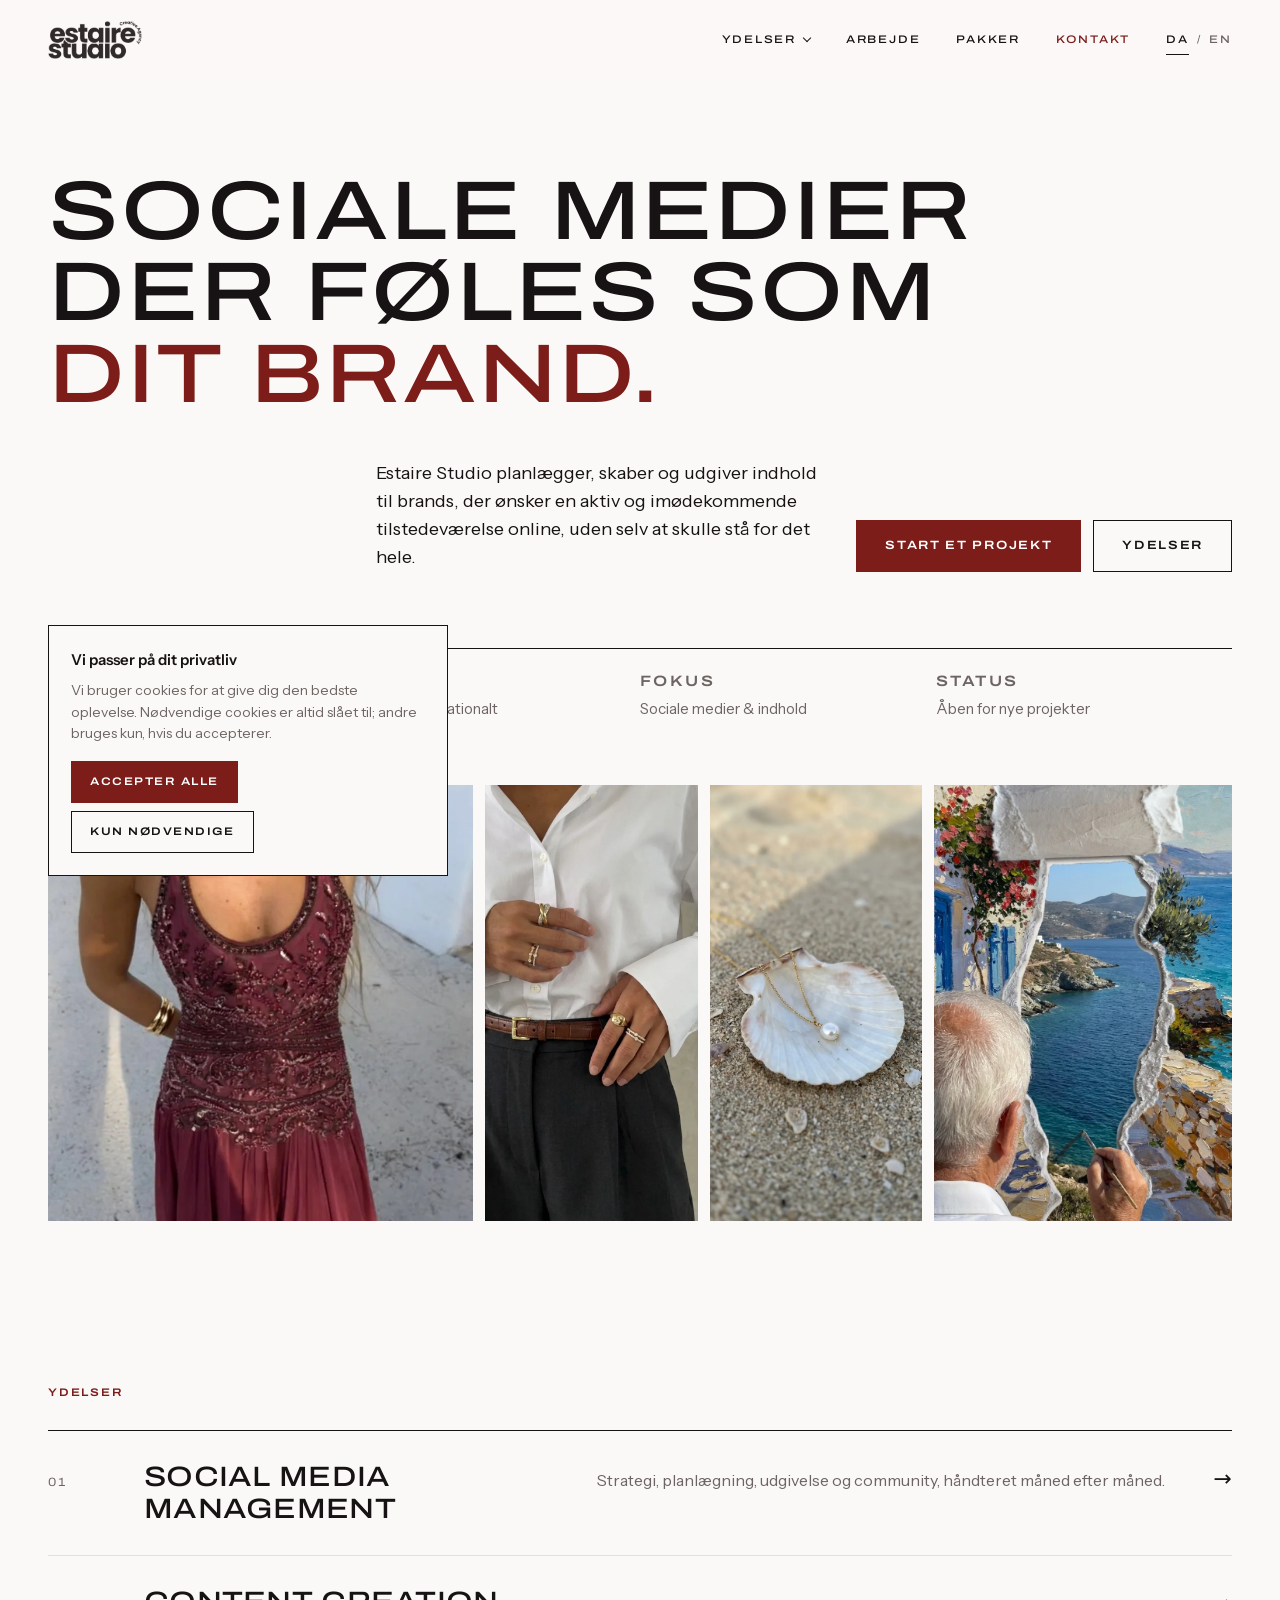
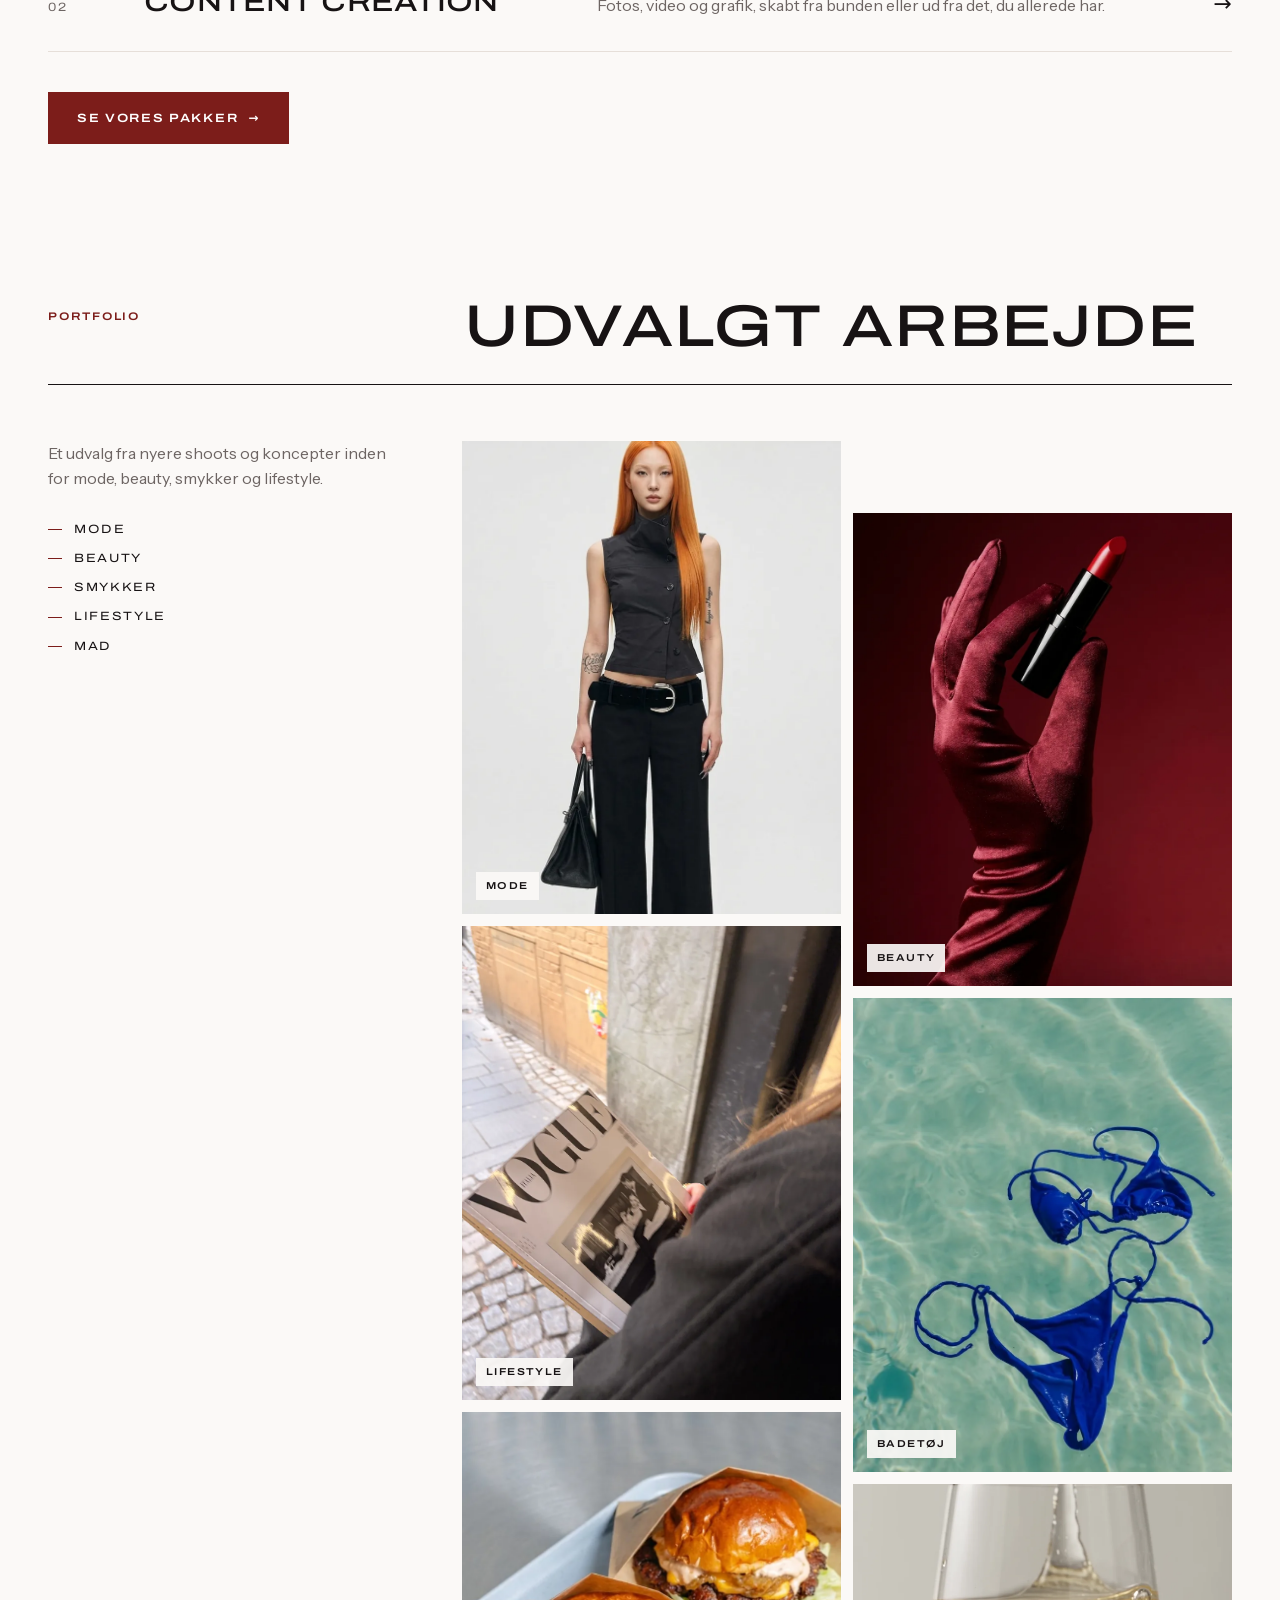
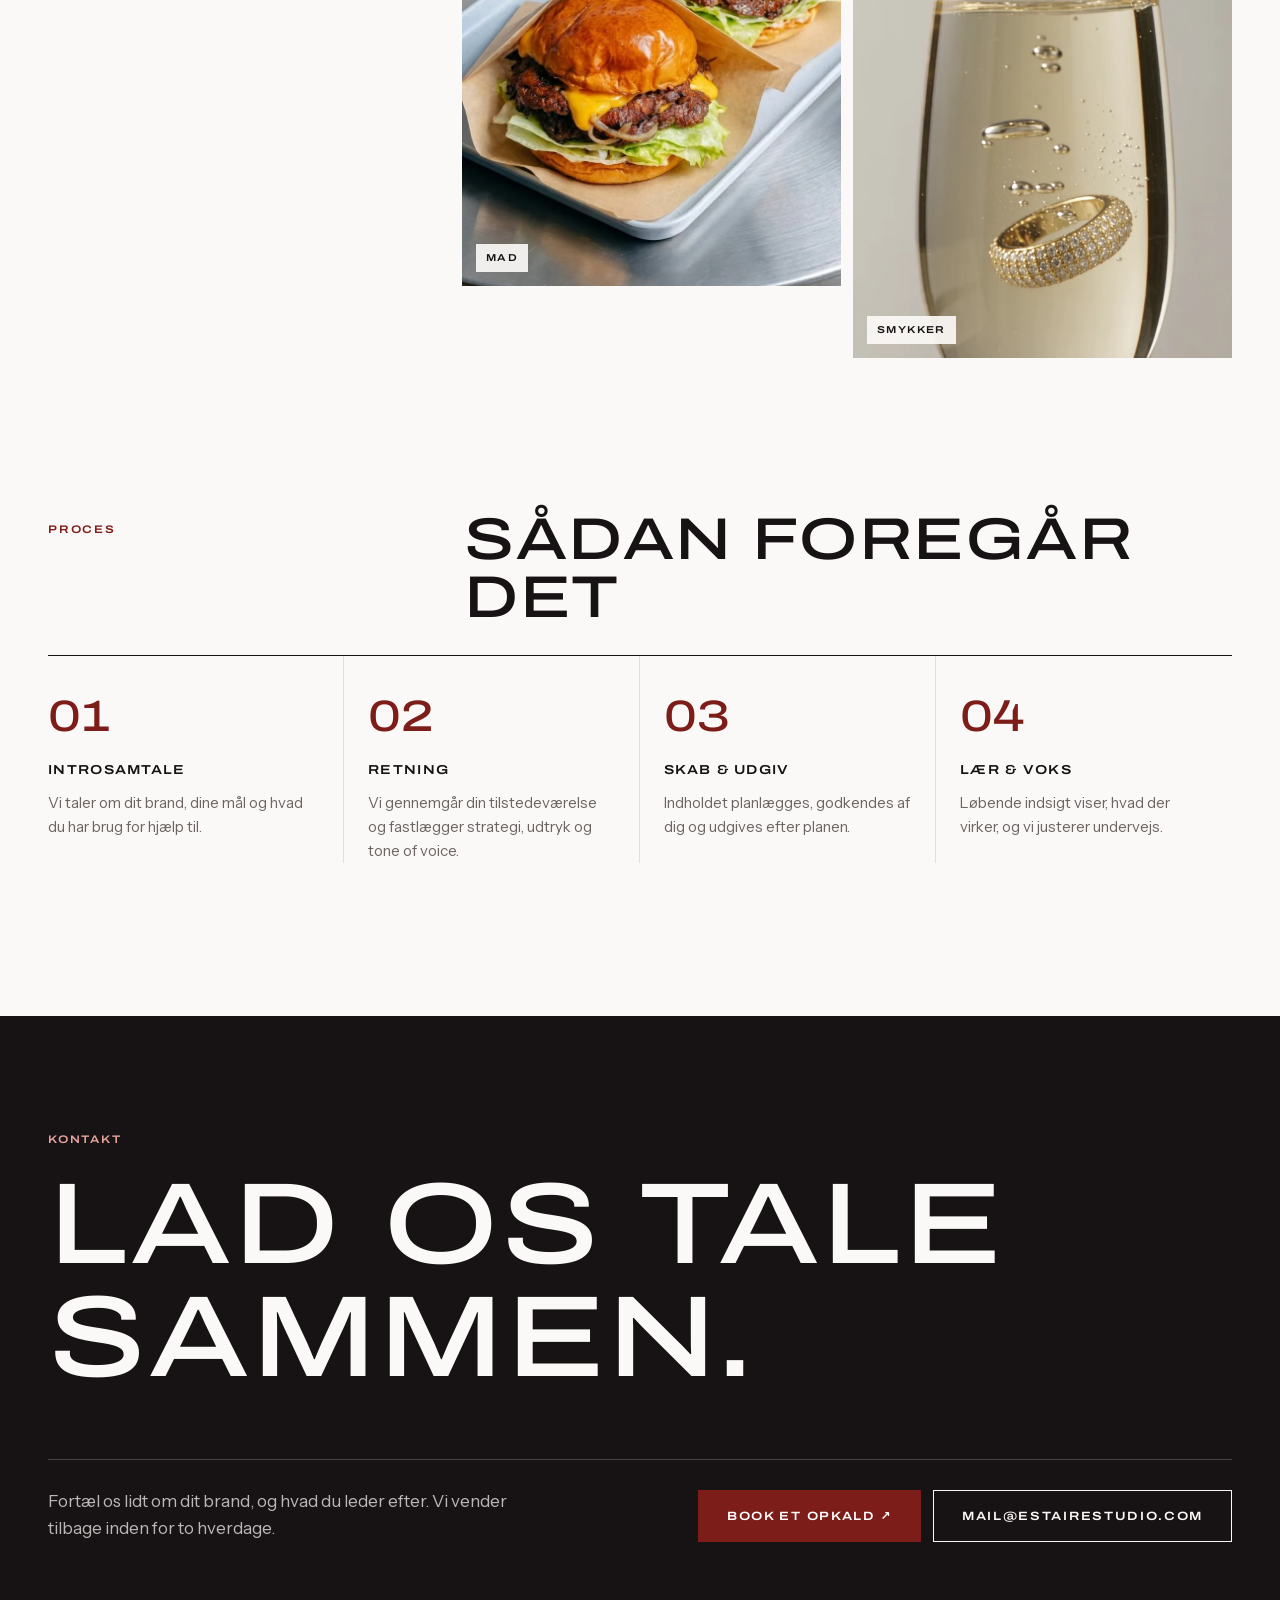
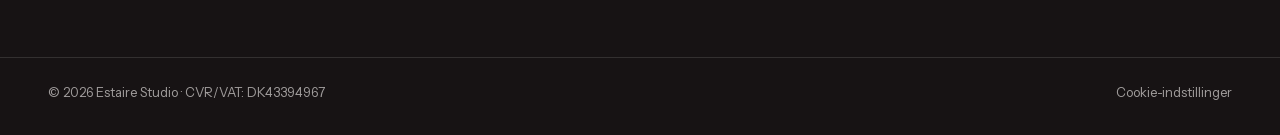
<file: index.html>
<!DOCTYPE html>
<html lang="da">
<head>
<meta charset="utf-8">
<meta name="viewport" content="width=device-width, initial-scale=1">
<title>Estaire Studio | Social media management og content creation</title>
<meta name="description" content="Estaire Studio hjælper brands med at være til stede på sociale medier med en klar retning, konsekvent indhold og en personlig tilgang. Social media management og content creation.">
<link rel="icon" href="/assets/estaire-logo.png">
<link rel="preload" href="/assets/fonts/archivo-latin-wdth-normal.woff2" as="font" type="font/woff2" crossorigin>
<link rel="preload" href="/assets/fonts/instrument-sans-400-latin.woff2" as="font" type="font/woff2" crossorigin>
<link rel="alternate" hreflang="da" href="https://www.estairestudio.com/">
<link rel="alternate" hreflang="en" href="https://www.estairestudio.com/en/">
<link rel="alternate" hreflang="x-default" href="https://www.estairestudio.com/">
<link rel="stylesheet" href="/assets/site.css">
</head>
<body>

<!-- ============ Header ============ -->
<header class="header" id="top">
  <nav class="wrap nav" aria-label="Hovedmenu">
    <a href="/" class="nav-logo" aria-label="Estaire Studio, forside"><img src="/assets/estaire-logo-full.png" alt="Estaire Studio" width="1110" height="450"></a>
    <div class="nav-links" id="nav-links">
      <div class="dropdown">
        <button class="dropdown-btn" type="button" aria-expanded="false" aria-controls="services-menu">Ydelser</button>
        <div class="dropdown-menu" id="services-menu">
          <a href="/social-media-management/">Social media management <span>Fra strategi til udgivelse</span></a>
          <a href="/content-creation/">Content creation <span>Foto, video &amp; grafik</span></a>
        </div>
      </div>
      <a href="/#work">Arbejde</a>
      <a href="/social-media-management/#pricing">Pakker</a>
      <a href="#contact" class="cta">Kontakt</a>
      <span class="lang-switch"><a href="/" hreflang="da" aria-current="true">DA</a><span aria-hidden="true">/</span><a href="/en/" hreflang="en" lang="en">EN</a></span>
    </div>
    <button class="menu-btn" type="button" aria-expanded="false" aria-controls="nav-links" aria-label="Åbn menu"><span></span></button>
  </nav>
</header>

<main>

<!-- ============ Hero ============ -->
<section class="hero">
  <div class="wrap">
    <div class="hero-grid">
      <h1 class="display reveal">Sociale medier<br>der føles som<br><em>dit brand.</em></h1>
      <div class="hero-side reveal">
        <p>Estaire Studio planlægger, skaber og udgiver indhold til brands, der ønsker en aktiv og imødekommende tilstedeværelse online, uden selv at skulle stå for det hele.</p>
        <div class="actions">
          <a class="btn solid" href="#contact">Start et projekt</a>
          <a class="btn" href="#services">Ydelser</a>
        </div>
      </div>
    </div>
    <ul class="hero-meta reveal">
      <li><span class="label">Studie</span><span>Estaire Studio, Danmark</span></li>
      <li><span class="label">Kunder</span><span>Arbejder internationalt</span></li>
      <li><span class="label">Fokus</span><span>Sociale medier &amp; indhold</span></li>
      <li><span class="label">Status</span><span>Åben for nye projekter</span></li>
    </ul>
    <div class="hero-strip reveal">
      <figure><img src="/assets/img/rod-kjole.webp" alt="Bordeauxrød kjole med perler i sollys" fetchpriority="high" style="object-position:50% 30%"></figure>
      <figure><img src="/assets/img/smykker-close-up.webp" alt="Guldringe på en hvid skjorte"></figure>
      <figure><img src="/assets/img/sand.webp" alt="Perlehalskæde på en musling i sandet"></figure>
      <figure><img src="/assets/img/greece.webp" alt="Maler foran en græsk kystlinje" style="object-position:50% 40%"></figure>
    </div>
  </div>
</section>

<!-- ============ Services index ============ -->
<section class="section" id="services">
  <div class="wrap">
    <div class="section-head reveal">
      <p class="label red">Ydelser</p>
    </div>
    <ul class="index">
      <li class="reveal"><a href="/social-media-management/"><span class="num">01</span><h3>Social media management</h3><p>Strategi, planlægning, udgivelse og community, håndteret måned efter måned.</p><span class="arrow" aria-hidden="true">→</span></a></li>
      <li class="reveal"><a href="/content-creation/"><span class="num">02</span><h3>Content creation</h3><p>Fotos, video og grafik, skabt fra bunden eller ud fra det, du allerede har.</p><span class="arrow" aria-hidden="true">→</span></a></li>
    </ul>
    <div class="index-cta reveal">
      <a class="btn solid" href="/social-media-management/#pricing">Se vores pakker <span aria-hidden="true">→</span></a>
    </div>
  </div>
</section>

<!-- ============ Work ============ -->
<section class="section" id="work">
  <div class="wrap">
    <div class="section-head reveal">
      <p class="label red">Portfolio</p>
      <h2 class="display">Udvalgt arbejde</h2>
    </div>
    <div class="work">
      <div class="work-side reveal">
        <p>Et udvalg fra nyere shoots og koncepter inden for mode, beauty, smykker og lifestyle.</p>
        <ul class="work-tags">
          <li>Mode</li><li>Beauty</li><li>Smykker</li><li>Lifestyle</li><li>Mad</li>
        </ul>
      </div>
      <div class="work-grid">
        <figure class="reveal"><img src="/assets/img/orange-haar.webp" alt="Model med langt orange hår i sort" loading="lazy" style="object-position:50% 12%"><figcaption>Mode</figcaption></figure>
        <figure class="reveal"><img src="/assets/img/laebestift.webp" alt="Rød læbestift i en hånd med satinhandske" loading="lazy"><figcaption>Beauty</figcaption></figure>
        <figure class="reveal"><img src="/assets/img/vogue.webp" alt="Læser et modemagasin på en brostensbelagt gade" loading="lazy" style="object-position:40% 55%"><figcaption>Lifestyle</figcaption></figure>
        <figure class="reveal"><img src="/assets/img/bikini.webp" alt="Blå bikini, der flyder i klart turkis vand" loading="lazy" style="object-position:50% 40%"><figcaption>Badetøj</figcaption></figure>
        <figure class="reveal"><img src="/assets/img/burger.webp" alt="To cheeseburgere på en bakke" loading="lazy"><figcaption>Mad</figcaption></figure>
        <figure class="reveal"><img src="/assets/img/ring-champagne.webp" alt="Diamantring, der synker i et glas champagne" loading="lazy" style="object-position:50% 50%"><figcaption>Smykker</figcaption></figure>
      </div>
    </div>
  </div>
</section>

<!-- ============ Process ============ -->
<section class="section">
  <div class="wrap">
    <div class="section-head reveal">
      <p class="label red">Proces</p>
      <h2 class="display">Sådan foregår det</h2>
    </div>
    <ol class="steps reveal">
      <li><p class="num">01</p><h3>Introsamtale</h3><p>Vi taler om dit brand, dine mål og hvad du har brug for hjælp til.</p></li>
      <li><p class="num">02</p><h3>Retning</h3><p>Vi gennemgår din tilstedeværelse og fastlægger strategi, udtryk og tone of voice.</p></li>
      <li><p class="num">03</p><h3>Skab &amp; udgiv</h3><p>Indholdet planlægges, godkendes af dig og udgives efter planen.</p></li>
      <li><p class="num">04</p><h3>Lær &amp; voks</h3><p>Løbende indsigt viser, hvad der virker, og vi justerer undervejs.</p></li>
    </ol>
  </div>
</section>

<!-- ============ Contact ============ -->
<section class="contact" id="contact">
  <div class="wrap">
    <p class="label reveal">Kontakt</p>
    <h2 class="display reveal">Lad os tale sammen.</h2>
    <div class="contact-row reveal">
      <p>Fortæl os lidt om dit brand, og hvad du leder efter. Vi vender tilbage inden for to hverdage.</p>
      <div class="actions">
        <a class="btn solid" href="https://calendly.com/mail-estairestudio/30min" target="_blank" rel="noopener">Book et opkald ↗</a>
        <a class="btn" href="mailto:mail@estairestudio.com">mail@estairestudio.com</a>
      </div>
    </div>
  </div>
</section>

</main>

<footer class="footer">
  <div class="wrap">
    <span>© <span id="year">2026</span> Estaire Studio · CVR/VAT: DK43394967</span>
    <span><button type="button" id="cookie-settings">Cookie-indstillinger</button></span>
  </div>
</footer>

<!-- ============ Cookie-banner ============ -->
<div class="cookie" id="cookie" role="dialog" aria-labelledby="cookie-title" aria-describedby="cookie-text" hidden>
  <h2 id="cookie-title">Vi passer på dit privatliv</h2>
  <p id="cookie-text">Vi bruger cookies for at give dig den bedste oplevelse. Nødvendige cookies er altid slået til; andre bruges kun, hvis du accepterer.</p>
  <div class="row">
    <button class="btn solid" type="button" data-consent="all">Accepter alle</button>
    <button class="btn" type="button" data-consent="necessary">Kun nødvendige</button>
  </div>
</div>

<script src="/assets/site.js"></script>
</body>
</html>
</file>
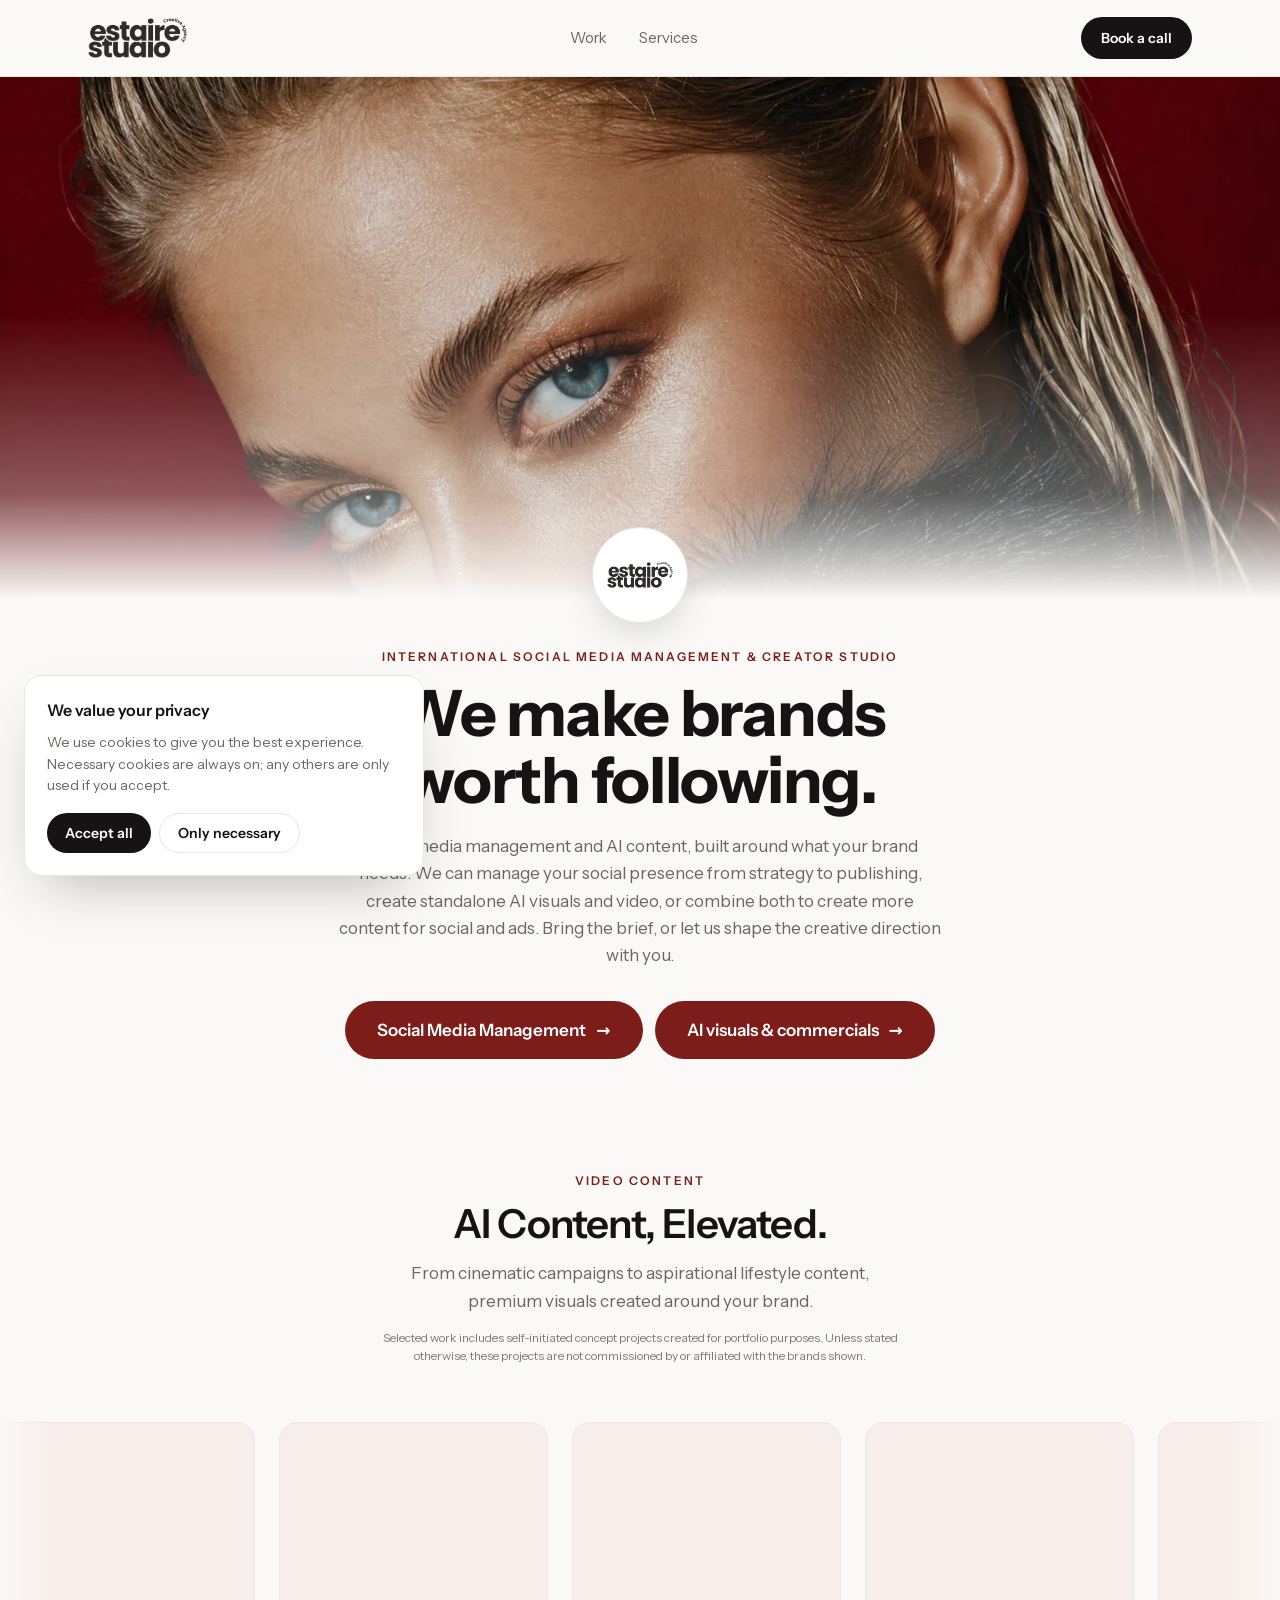
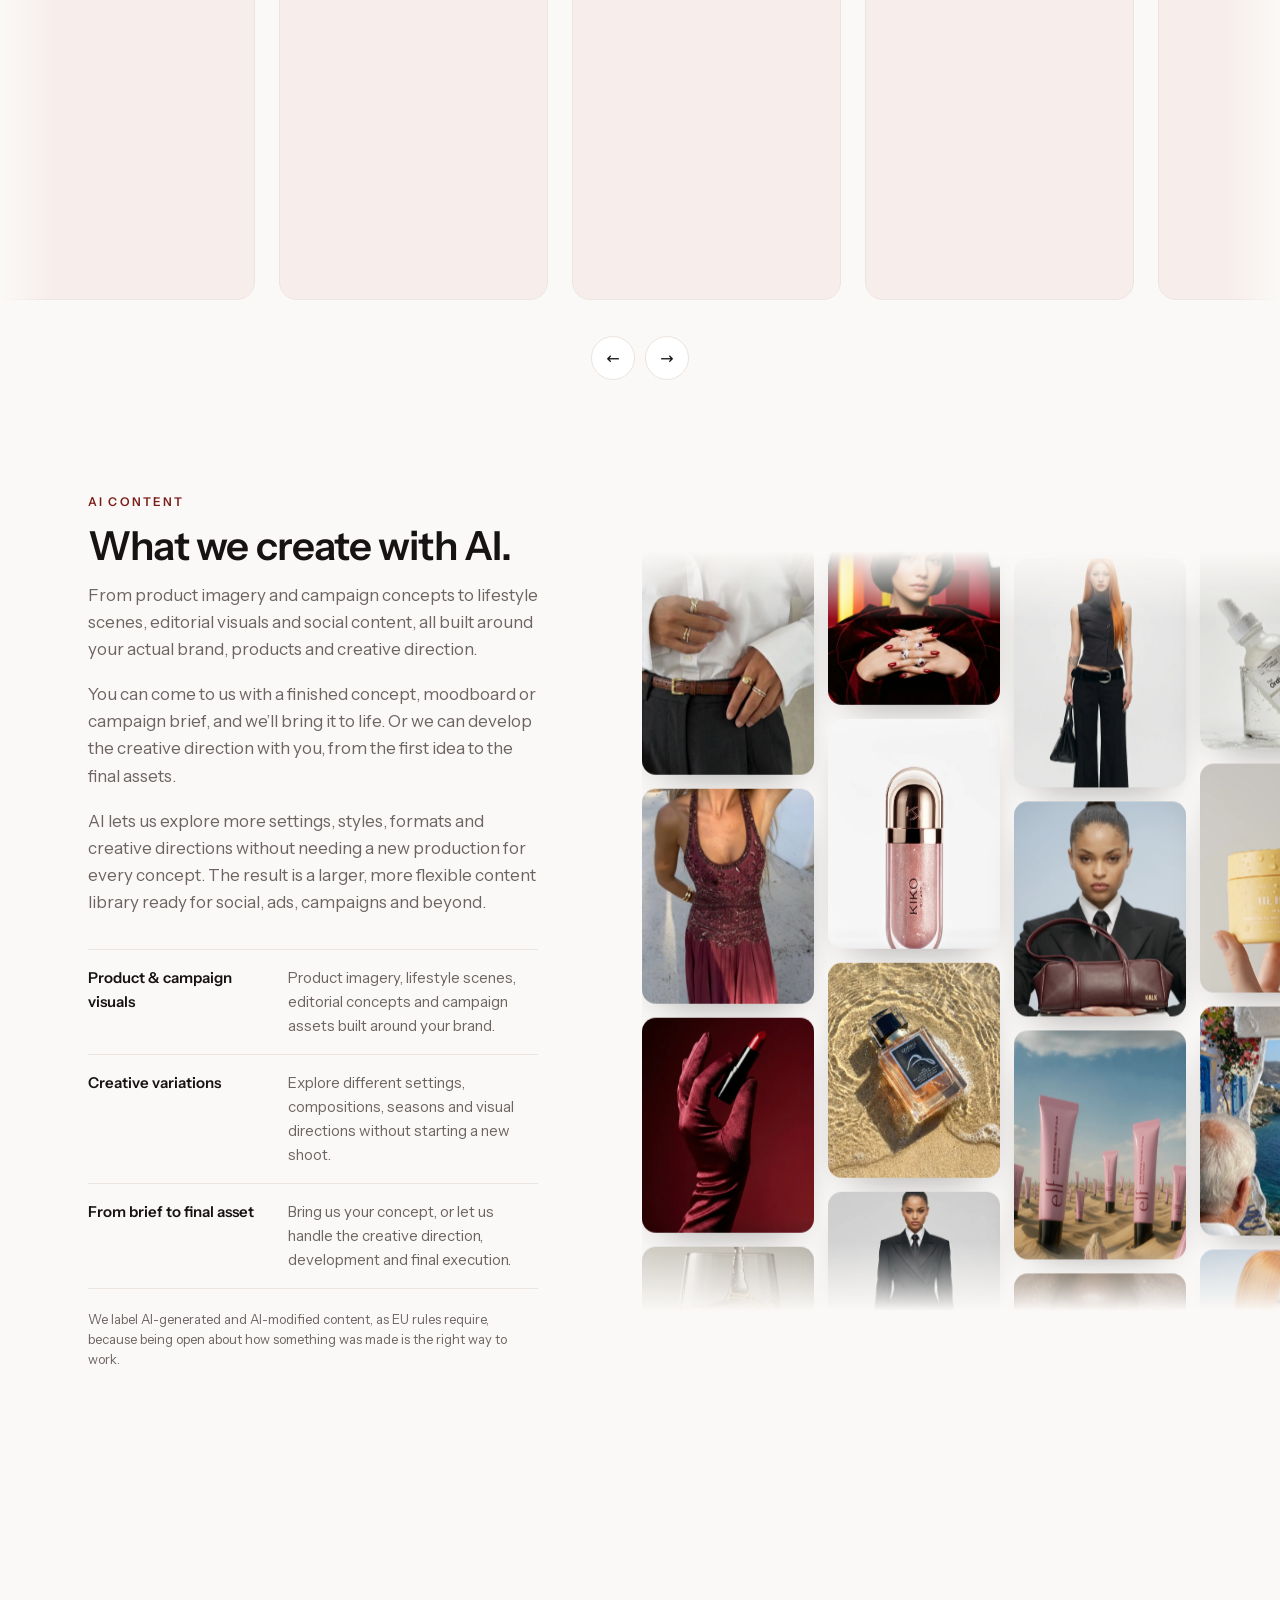
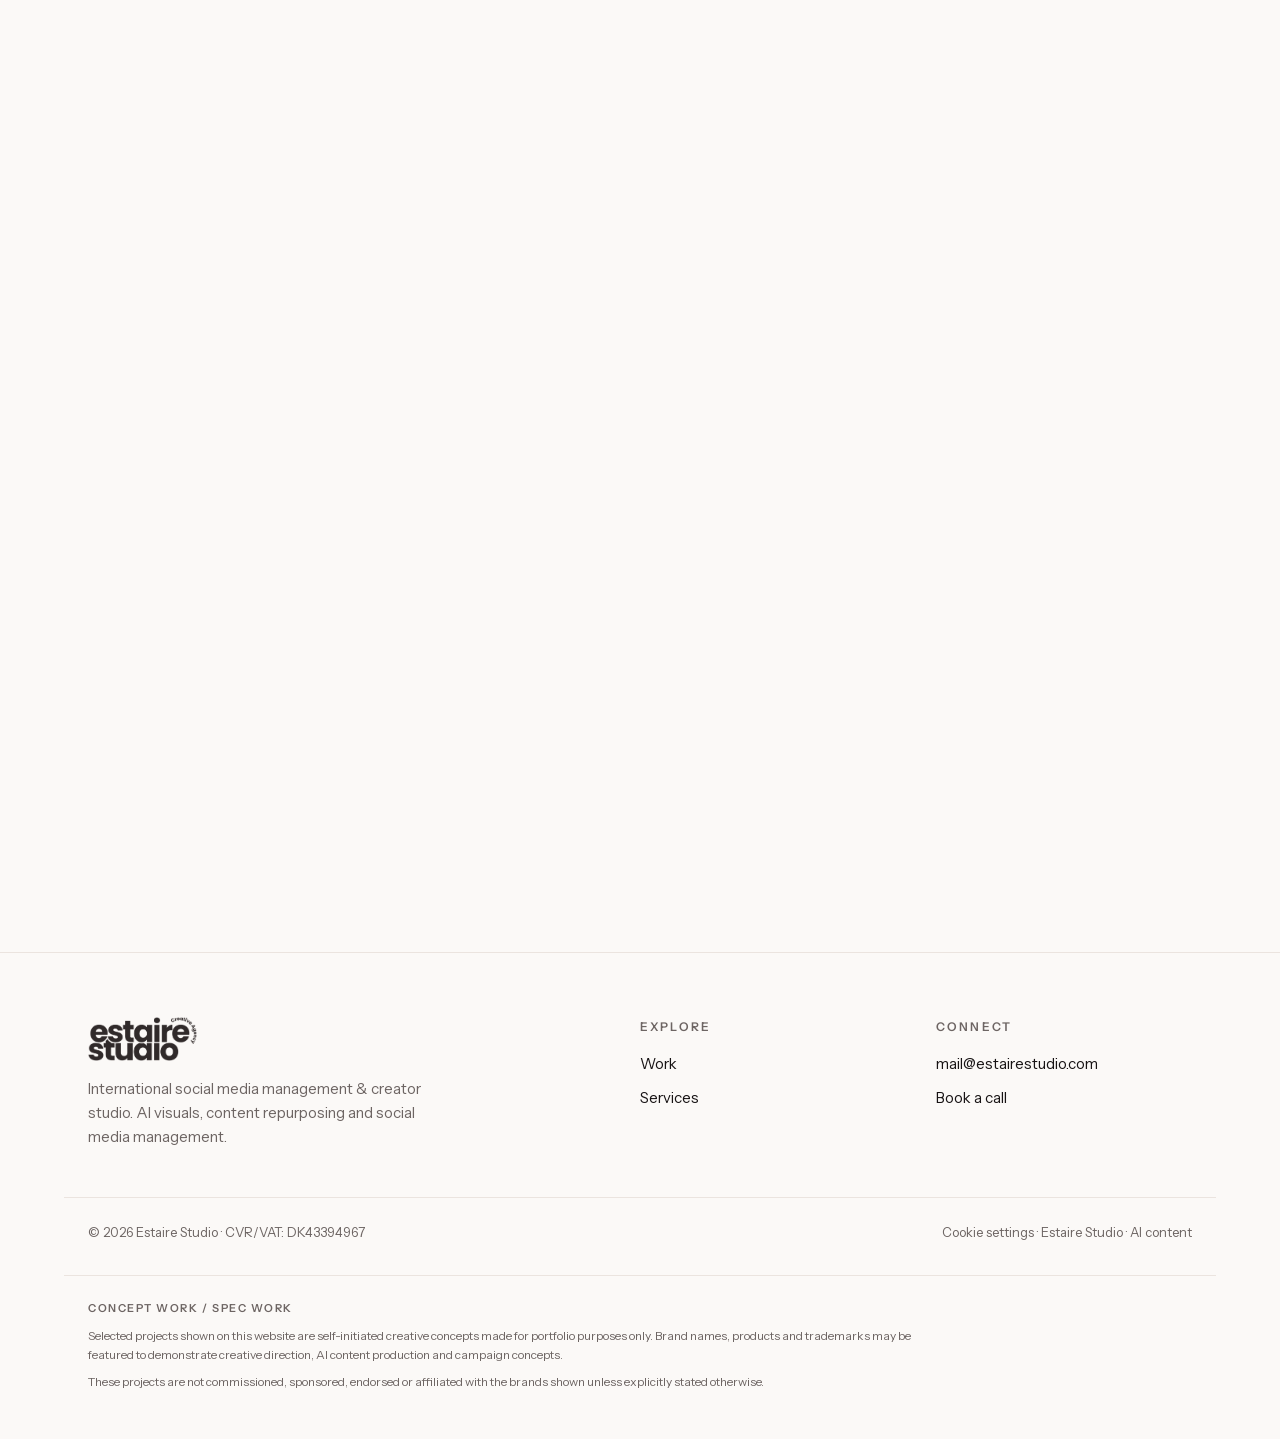
<file: ai/index.html>
<!DOCTYPE html>
<html lang="en">
<head>
<meta charset="utf-8">
<meta name="viewport" content="width=device-width, initial-scale=1">
<meta name="robots" content="noindex, nofollow">
<title>Estaire Studio | We make brands worth following</title>
<meta name="description" content="Estaire Studio is an international social media management and creator studio. AI visuals, content repurposing and social media management for brands.">
<link rel="icon" href="/assets/estaire-logo.png">
<link rel="preload" href="/assets/fonts/instrument-sans-400-latin.woff2" as="font" type="font/woff2" crossorigin>
<link rel="preload" href="/assets/fonts/instrument-sans-600-latin.woff2" as="font" type="font/woff2" crossorigin>
<style>
/* ---------- Fonts ---------- */
@font-face{font-family:"Instrument Sans";font-style:normal;font-weight:400;font-display:swap;src:url(/assets/fonts/instrument-sans-400-latin.woff2) format("woff2");unicode-range:U+0000-00FF,U+0131,U+0152-0153,U+02BB-02BC,U+02C6,U+02DA,U+02DC,U+2000-206F,U+2074,U+20AC,U+2122,U+2191,U+2193,U+2212,U+2215,U+FEFF,U+FFFD}
@font-face{font-family:"Instrument Sans";font-style:normal;font-weight:400;font-display:swap;src:url(/assets/fonts/instrument-sans-400-latin-ext.woff2) format("woff2");unicode-range:U+0100-02AF,U+0304,U+0308,U+0329,U+1E00-1E9F,U+1EF2-1EFF,U+2020,U+20A0-20AB,U+20AD-20C0,U+2113,U+2C60-2C7F,U+A720-A7FF}
@font-face{font-family:"Instrument Sans";font-style:italic;font-weight:400;font-display:swap;src:url(/assets/fonts/instrument-sans-400-italic-latin.woff2) format("woff2");unicode-range:U+0000-00FF,U+0131,U+0152-0153,U+02BB-02BC,U+02C6,U+02DA,U+02DC,U+2000-206F,U+2074,U+20AC,U+2122,U+2191,U+2193,U+2212,U+2215,U+FEFF,U+FFFD}
@font-face{font-family:"Instrument Sans";font-style:normal;font-weight:500;font-display:swap;src:url(/assets/fonts/instrument-sans-500-latin.woff2) format("woff2");unicode-range:U+0000-00FF,U+0131,U+0152-0153,U+02BB-02BC,U+02C6,U+02DA,U+02DC,U+2000-206F,U+2074,U+20AC,U+2122,U+2191,U+2193,U+2212,U+2215,U+FEFF,U+FFFD}
@font-face{font-family:"Instrument Sans";font-style:normal;font-weight:500;font-display:swap;src:url(/assets/fonts/instrument-sans-500-latin-ext.woff2) format("woff2");unicode-range:U+0100-02AF,U+0304,U+0308,U+0329,U+1E00-1E9F,U+1EF2-1EFF,U+2020,U+20A0-20AB,U+20AD-20C0,U+2113,U+2C60-2C7F,U+A720-A7FF}
@font-face{font-family:"Instrument Sans";font-style:normal;font-weight:600;font-display:swap;src:url(/assets/fonts/instrument-sans-600-latin.woff2) format("woff2");unicode-range:U+0000-00FF,U+0131,U+0152-0153,U+02BB-02BC,U+02C6,U+02DA,U+02DC,U+2000-206F,U+2074,U+20AC,U+2122,U+2191,U+2193,U+2212,U+2215,U+FEFF,U+FFFD}
@font-face{font-family:"Instrument Sans";font-style:normal;font-weight:600;font-display:swap;src:url(/assets/fonts/instrument-sans-600-latin-ext.woff2) format("woff2");unicode-range:U+0100-02AF,U+0304,U+0308,U+0329,U+1E00-1E9F,U+1EF2-1EFF,U+2020,U+20A0-20AB,U+20AD-20C0,U+2113,U+2C60-2C7F,U+A720-A7FF}
@font-face{font-family:"Instrument Sans";font-style:normal;font-weight:700;font-display:swap;src:url(/assets/fonts/instrument-sans-700-latin.woff2) format("woff2");unicode-range:U+0000-00FF,U+0131,U+0152-0153,U+02BB-02BC,U+02C6,U+02DA,U+02DC,U+2000-206F,U+2074,U+20AC,U+2122,U+2191,U+2193,U+2212,U+2215,U+FEFF,U+FFFD}
@font-face{font-family:"Instrument Sans";font-style:normal;font-weight:700;font-display:swap;src:url(/assets/fonts/instrument-sans-700-latin-ext.woff2) format("woff2");unicode-range:U+0100-02AF,U+0304,U+0308,U+0329,U+1E00-1E9F,U+1EF2-1EFF,U+2020,U+20A0-20AB,U+20AD-20C0,U+2113,U+2C60-2C7F,U+A720-A7FF}

/* ---------- Tokens ---------- */
:root{
  --canvas:#fbf9f7;
  --surface:#ffffff;
  --ink:#171314;
  --muted:#6d6563;
  --line:#ebe4df;
  --accent:#a8322d;
  --accent-deep:#7c1d1a;
  --accent-wash:#f7eeeb;
  --radius:18px;
  --wrap:1152px;
  --ease:cubic-bezier(.25,1,.5,1);
}

/* ---------- Base ---------- */
*,*::before,*::after{box-sizing:border-box}
html{scroll-behavior:smooth;-webkit-text-size-adjust:100%}
body{margin:0;background:var(--canvas);color:var(--ink);font-family:"Instrument Sans",ui-sans-serif,system-ui,sans-serif;font-size:16px;line-height:1.6;-webkit-font-smoothing:antialiased;overflow-x:hidden}
img,video{display:block;max-width:100%}
a{color:inherit;text-decoration:none}
h1,h2,h3,p{margin:0}
h1,h2,h3{letter-spacing:-.02em;text-wrap:balance}
ul{margin:0;padding:0;list-style:none}
button{font:inherit;color:inherit;background:none;border:0;padding:0;cursor:pointer}
:focus-visible{outline:2px solid var(--accent);outline-offset:3px;border-radius:6px}

.wrap{max-width:var(--wrap);margin:0 auto;padding:0 24px}
.section{padding-top:112px}
.eyebrow{font-size:12px;font-weight:600;letter-spacing:.18em;text-transform:uppercase;color:var(--accent-deep)}
.h2{font-size:clamp(30px,4vw,40px);line-height:1.1;font-weight:600}
.lede{color:var(--muted);font-size:17px;max-width:36rem}
.center{text-align:center;margin-left:auto;margin-right:auto}
.section-head{max-width:36rem;padding:0 24px}
.section-head .lede{margin-top:14px}

.btn{display:inline-flex;align-items:center;gap:10px;height:48px;padding:0 24px;border-radius:999px;font-weight:600;font-size:15px;transition:background .25s,color .25s,transform .25s var(--ease),border-color .25s}
.btn-dark{background:var(--ink);color:#fff}
.btn-dark:hover{background:var(--accent-deep)}
.btn-red{background:var(--accent-deep);color:#fff}
.btn-red:hover{background:#5e1513}
.btn-lg{height:58px;padding:0 32px;font-size:17px}
@media (max-width:520px){.hero-actions .btn-lg{width:100%;justify-content:center;height:54px;font-size:16px}}
.btn-line{border:1px solid var(--line);background:var(--surface)}
.btn-line:hover{border-color:var(--ink)}
.btn .arrow{transition:transform .25s var(--ease)}
.btn:hover .arrow{transform:translateX(3px)}

/* reveal on scroll */
.reveal{opacity:0;transform:translateY(18px);transition:opacity .8s var(--ease),transform .8s var(--ease)}
.reveal.in{opacity:1;transform:none}
@media (prefers-reduced-motion:reduce){
  html{scroll-behavior:auto}
  .reveal{opacity:1;transform:none;transition:none}
}

/* ---------- Header ---------- */
.site-header{position:sticky;top:0;z-index:40;background:rgba(251,249,247,.78);backdrop-filter:blur(12px);-webkit-backdrop-filter:blur(12px);border-bottom:1px solid rgba(235,228,223,.8)}
.nav{display:flex;align-items:center;justify-content:space-between;gap:24px;min-height:76px}
.nav-logo img{height:40px;width:auto}
.nav-links{display:flex;align-items:center;gap:32px;font-size:15px;color:var(--muted)}
.nav-links a:hover{color:var(--ink)}
.nav-cta{height:42px;padding:0 20px;font-size:14px}
.menu-btn{display:none;width:42px;height:42px;border-radius:999px;border:1px solid var(--line);align-items:center;justify-content:center}
.menu-btn span,.menu-btn span::before,.menu-btn span::after{display:block;width:16px;height:1.5px;background:var(--ink);position:relative;transition:transform .3s var(--ease),background .3s}
.menu-btn span::before,.menu-btn span::after{content:"";position:absolute;left:0}
.menu-btn span::before{top:-5px}.menu-btn span::after{top:5px}
.menu-open .menu-btn span{background:transparent}
.menu-open .menu-btn span::before{transform:translateY(5px) rotate(45deg)}
.menu-open .menu-btn span::after{transform:translateY(-5px) rotate(-45deg)}
.mobile-menu{display:none}

@media (max-width:760px){
  .nav{min-height:64px}
  .nav-logo img{height:34px}
  .nav-links,.nav-cta{display:none}
  .menu-btn{display:inline-flex}
  .mobile-menu{display:block;max-height:0;overflow:hidden;transition:max-height .4s var(--ease)}
  .menu-open .mobile-menu{max-height:320px}
  .mobile-menu ul{padding:8px 24px 24px;display:grid;gap:4px}
  .mobile-menu a{display:block;padding:10px 0;font-size:18px;border-bottom:1px solid var(--line)}
}

/* ---------- Hero ---------- */
.hero-media{position:relative;height:58svh;min-height:400px;max-height:640px;overflow:hidden;isolation:isolate}
.hero-media img{position:absolute;inset:0;width:100%;height:100%;object-fit:cover;object-position:50% 32%;transform:scale(1.04);animation:hero-zoom 2.4s var(--ease) forwards}
.hero-media::after{content:"";position:absolute;inset:0;background:linear-gradient(180deg,rgba(23,19,20,0) 45%,rgba(251,249,247,.35) 80%,var(--canvas) 100%)}
@keyframes hero-zoom{to{transform:scale(1)}}
/* desktop: bredformat-billedet med ansigtet i hoejre side */
@media (min-width:1024px){.hero-media img{object-position:70% 38%}}
.hero-body{position:relative;margin-top:-72px;text-align:center;padding:0 24px}
.hero-badge{display:inline-flex;align-items:center;justify-content:center;width:96px;height:96px;border-radius:50%;background:var(--surface);box-shadow:0 12px 40px -12px rgba(23,19,20,.25);border:1px solid var(--line)}
.hero-badge img{width:66px;height:auto}
.hero-body .eyebrow{margin-top:24px}
.hero-body h1{margin:14px auto 0;max-width:15ch;font-size:clamp(38px,6vw,64px);line-height:1.04;font-weight:700}
.hero-body .lede{margin:20px auto 0;max-width:38rem}
.hero-actions{margin-top:32px;display:flex;flex-wrap:wrap;justify-content:center;gap:12px}


/* ---------- Carousel (reels) ---------- */
.carousel{--rg:24px;position:relative;margin-top:56px}
.rail{display:flex;gap:var(--rg);overflow-x:auto;padding:0 0 8px;scrollbar-width:none;-webkit-mask-image:linear-gradient(90deg,transparent,#000 4%,#000 96%,transparent);mask-image:linear-gradient(90deg,transparent,#000 4%,#000 96%,transparent)}
.rail::-webkit-scrollbar{display:none}
.reel{flex:0 0 auto;width:calc((100% - 4 * var(--rg)) / 4.4)}
@media (max-width:960px){.carousel{--rg:20px}.reel{width:calc((100% - 2 * var(--rg)) / 2.6)}}
@media (max-width:600px){.carousel{--rg:14px}.reel{width:calc((100% - var(--rg)) / 1.6)}}
.reel-frame{position:relative;aspect-ratio:9/16;border-radius:var(--radius);overflow:hidden;background:var(--accent-wash);border:1px solid var(--line)}
.reel-frame img,.reel-frame video{width:100%;height:100%;object-fit:cover}
/* placeholder until the video files are ready */
.reel-frame.slot{display:flex;align-items:center;justify-content:center;background:linear-gradient(160deg,var(--accent-wash),#efe6e2)}
.reel-frame.slot::before{content:"";width:54px;height:54px;border-radius:50%;background:rgba(255,255,255,.75) url("data:image/svg+xml,%3Csvg xmlns='http://www.w3.org/2000/svg' viewBox='0 0 24 24'%3E%3Cpath d='M9 7v10l8-5z' fill='%23171314'/%3E%3C/svg%3E") center/22px no-repeat}
.rail-controls{display:flex;justify-content:center;gap:10px;margin-top:28px}
.rail-btn{width:44px;height:44px;border-radius:50%;border:1px solid var(--line);background:var(--surface);display:inline-flex;align-items:center;justify-content:center;transition:border-color .25s,opacity .25s}
.rail-btn:hover{border-color:var(--ink)}

/* ---------- Work samples (kort + skraa kollage) ---------- */
.work-sec{overflow-x:clip}
.work{display:grid;grid-template-columns:.9fr 1.1fr;gap:104px;align-items:center}
.work-copy .lede{margin-top:14px}
.work-text{margin-top:18px;color:var(--muted);font-size:17px;max-width:34rem}
.work-points{margin-top:32px;display:grid;gap:0;max-width:34rem;border-top:1px solid var(--line)}
.work-points li{display:grid;grid-template-columns:180px 1fr;gap:4px 20px;padding:16px 0;border-bottom:1px solid var(--line);font-size:15px}
.work-points strong{font-weight:600}
.work-points span{color:var(--muted)}
.work-note{margin-top:20px;max-width:34rem;color:var(--muted);font-size:13px;line-height:1.55}

.collage{--g:14px;position:relative;height:760px;overflow:hidden;margin-right:calc(-1 * max(24px,(100vw - var(--wrap))/2 + 24px));-webkit-mask-image:linear-gradient(180deg,transparent,#000 9%,#000 91%,transparent);mask-image:linear-gradient(180deg,transparent,#000 9%,#000 91%,transparent)}
.collage-inner{position:absolute;top:0;left:0;display:grid;grid-template-columns:repeat(4,172px);gap:var(--g);align-items:start}
/* hver kolonne indeholder sit saet to gange og flyttes i loop af JS;
   man kan selv scrolle (hjul/trackpad) eller traekke (mus/finger) */
.collage{cursor:grab;touch-action:none;user-select:none;-webkit-user-select:none}
.collage.dragging{cursor:grabbing}
.collage img{-webkit-user-drag:none;pointer-events:none}
.collage-col{display:grid;gap:var(--g);padding-bottom:var(--g);will-change:transform}
.collage img,.collage .slot{width:100%;border-radius:14px;object-fit:cover;box-shadow:0 18px 40px -22px rgba(23,19,20,.45);background:var(--accent-wash)}
/* pladsholder til kommende billeder - erstat med <img class="tall|sq|wide" ...> */
.collage .slot{background:linear-gradient(160deg,var(--accent-wash),#efe6e2);box-shadow:none;border:1px solid var(--line)}
.collage .tall{aspect-ratio:3/4}
.collage .sq{aspect-ratio:4/5}
.collage .wide{aspect-ratio:4/3}
@media (max-width:960px){
  .work{grid-template-columns:1fr;gap:24px}
  .collage{height:640px;margin:120px 0 0}
  .collage-inner{left:0;right:0;margin:0 auto;max-width:620px;grid-template-columns:repeat(4,1fr)}
}
@media (max-width:520px){
  .work-points li{grid-template-columns:1fr}
  .collage{--g:10px;height:520px}
}

/* ---------- Social media management ---------- */
.smm-sec{padding-top:200px}
.wrap.smm{max-width:1400px;padding:0 48px}
.smm{display:grid;grid-template-columns:.95fr 1.05fr;gap:120px;align-items:start}
.smm-intro{position:sticky;top:120px}
.smm-intro .h2{font-size:clamp(34px,4.4vw,52px);line-height:1.05;color:var(--accent-deep)}
.smm-intro p{margin-top:20px;color:var(--muted);font-size:17px;max-width:32rem}
.smm-intro p:first-of-type{margin-top:28px;color:var(--ink);font-size:19px;line-height:1.5}
.smm-item{padding:28px 0;border-bottom:1px solid var(--line)}
.smm-item:first-child{padding-top:0}
.smm-item h3{font-size:22px;font-weight:600;line-height:1.25}
.smm-item>p{margin-top:10px;color:var(--muted);font-size:16px}
.smm-item .lead{color:var(--ink)}
.smm-sub{margin-top:18px;display:grid;gap:14px}
.smm-sub p{color:var(--muted);font-size:15px;padding-left:16px;border-left:2px solid var(--accent-wash)}
.smm-sub strong{color:var(--ink);font-weight:600}
@media (max-width:960px){.smm{grid-template-columns:1fr;gap:48px}.smm-intro{position:static}.wrap.smm{padding:0 24px}}
@media (max-width:600px){.smm-sec{padding-top:128px}.smm-item h3{font-size:20px}}

/* ---------- Services ---------- */
.services{margin-top:48px;display:grid;grid-template-columns:repeat(3,1fr);gap:16px}
.service{display:flex;flex-direction:column;background:var(--surface);border:1px solid var(--line);border-radius:22px;padding:28px}
.service .num{font-size:12px;font-weight:600;letter-spacing:.18em;color:var(--accent-deep)}
.service h3{margin-top:14px;font-size:22px;font-weight:600;line-height:1.2}
.service .desc{margin-top:12px;color:var(--muted);font-size:15px}
.currency{margin:40px auto 0;width:max-content;display:flex;gap:4px;padding:4px;background:var(--surface);border:1px solid var(--line);border-radius:999px}
.currency button{min-width:52px;height:40px;padding:0 14px;border-radius:999px;font-size:15px;font-weight:600;color:var(--muted);transition:background .25s,color .25s}
.currency button:hover{color:var(--ink)}
.currency button[aria-pressed="true"]{background:var(--accent-deep);color:#fff}
.currency+.services{margin-top:24px}
.service .price{margin-top:24px;padding-top:20px;border-top:1px solid var(--line);display:flex;align-items:baseline;flex-wrap:wrap;gap:4px 8px}
.service .price strong{font-size:26px;font-weight:600;letter-spacing:-.02em;white-space:nowrap}
.service .price span{color:var(--muted);font-size:14px}
.service ul.points{margin-top:18px;display:grid;gap:10px;font-size:15px}
.service ul.points li{display:flex;gap:10px}
.service ul.points li::before{content:"";flex:0 0 auto;width:6px;height:6px;border-radius:50%;background:var(--accent);margin-top:.6em}
.service .best{margin-top:20px;font-size:14px;color:var(--muted)}
.service .best b{color:var(--ink);font-weight:600}
.service .btn{margin-top:auto;align-self:flex-start}
.service .spacer{flex:1;min-height:24px}
.service.featured{background:var(--ink);color:#fff;border-color:var(--ink)}
.service.featured .num{color:#e7a39d}
.service.featured .desc,.service.featured .price span,.service.featured .best{color:rgba(255,255,255,.66)}
.service.featured .best b{color:#fff}
.service.featured .price{border-color:rgba(255,255,255,.14)}
.service.featured .btn{background:#fff;color:var(--ink)}
.service.featured .btn:hover{background:var(--accent-wash)}
.services-note{margin-top:28px;text-align:center;color:var(--muted);font-size:15px}
.services-note a{color:var(--ink);font-weight:600;border-bottom:1px solid currentColor}
@media (max-width:960px){.services{grid-template-columns:1fr;max-width:560px;margin-left:auto;margin-right:auto}}


/* ---------- Contact ---------- */
.contact{padding-top:128px;text-align:center}
.contact .h2{margin:0 auto;max-width:18ch;font-size:clamp(32px,5vw,52px)}
.contact .lede{margin:18px auto 0}
.contact .hero-actions{margin-top:32px}

/* ---------- Cookie-banner ---------- */
.cookie{position:fixed;left:24px;bottom:24px;z-index:60;max-width:400px;background:var(--surface);border:1px solid var(--line);border-radius:18px;padding:22px;box-shadow:0 24px 60px -24px rgba(23,19,20,.35);opacity:0;transform:translateY(16px);transition:opacity .4s var(--ease),transform .4s var(--ease);pointer-events:none}
.cookie.show{opacity:1;transform:none;pointer-events:auto}
.cookie h2{margin:0;font-size:16px;font-weight:600;letter-spacing:-.01em}
.cookie p{margin-top:8px;color:var(--muted);font-size:14px;line-height:1.55}
.cookie-actions{margin-top:16px;display:flex;flex-wrap:wrap;gap:8px}
.cookie-actions .btn{height:40px;padding:0 18px;font-size:14px}
.cookie-link{font:inherit;color:inherit;background:none;border:0;padding:0;cursor:pointer}
.cookie-link:hover{color:var(--ink)}
@media (max-width:520px){.cookie{left:12px;right:12px;bottom:12px;max-width:none;padding:18px}.cookie-actions .btn{flex:1;justify-content:center}}
@media (prefers-reduced-motion:reduce){.cookie{transition:none}}

/* ---------- Footer ---------- */
.site-footer{margin-top:128px;border-top:1px solid var(--line)}
.footer-grid{display:grid;grid-template-columns:2fr 1fr 1fr;gap:40px;padding-top:64px;padding-bottom:48px}
.footer-grid img{height:44px;width:auto}
.footer-grid .about{margin-top:16px;color:var(--muted);font-size:15px;max-width:22rem}
.footer-grid h4{margin:0;font-size:12px;letter-spacing:.18em;text-transform:uppercase;color:var(--muted);font-weight:600}
.footer-grid ul{margin-top:16px;display:grid;gap:10px;font-size:15px}
.footer-grid ul a:hover{color:var(--accent-deep)}
.fine-print{margin-top:14px;max-width:36rem;color:var(--muted);font-size:12px;line-height:1.55;opacity:.85}
.footer-legal{border-top:1px solid var(--line);padding-top:24px;padding-bottom:40px;color:var(--muted);font-size:12px;line-height:1.6}
.footer-legal h4{margin:0 0 8px;font-size:11px;letter-spacing:.14em;text-transform:uppercase;font-weight:600}
.footer-legal p{margin:0 0 8px;max-width:52rem}
.footer-base{border-top:1px solid var(--line);padding-top:24px;padding-bottom:32px;display:flex;justify-content:space-between;gap:16px;flex-wrap:wrap;color:var(--muted);font-size:13px}
@media (max-width:760px){.footer-grid{grid-template-columns:1fr 1fr}.footer-grid>div:first-child{grid-column:1/-1}}

@media (max-width:760px){
  .section{padding-top:88px}
}
</style>
</head>
<body>

<!-- ============ Header ============ -->
<header class="site-header" id="top">
  <nav class="wrap nav" aria-label="Main">
    <a href="#top" class="nav-logo" aria-label="Estaire Studio, back to top">
      <img src="/assets/estaire-logo-full.png" alt="Estaire Studio" width="1110" height="450">
    </a>
    <ul class="nav-links">
      <li><a href="#work">Work</a></li>
      <li><a href="#services">Services</a></li>
    </ul>
    <a class="btn btn-dark nav-cta" href="https://calendly.com/mail-estairestudio/30min" target="_blank" rel="noopener">Book a call</a>
    <button class="menu-btn" type="button" aria-expanded="false" aria-controls="mobile-menu" aria-label="Open menu"><span></span></button>
  </nav>
  <div class="mobile-menu" id="mobile-menu">
    <ul>
      <li><a href="#work">Work</a></li>
      <li><a href="#services">Services</a></li>
      <li><a href="https://calendly.com/mail-estairestudio/30min" target="_blank" rel="noopener">Book a call ↗</a></li>
    </ul>
  </div>
</header>

<main>

<!-- ============ Hero ============ -->
<section class="hero">
  <div class="hero-media">
    <picture>
      <source media="(min-width:1024px)" srcset="/ai/assets/img/Gemini_Generated_Image_y0qp8fy0qp8fy0qp.jpeg" width="1376" height="768">
      <img src="/ai/assets/img/hero-portrait.webp" alt="" width="1600" height="1800" fetchpriority="high">
    </picture>
  </div>
  <div class="hero-body">
    <span class="hero-badge"><img src="/assets/estaire-logo.png" alt="" width="252" height="102"></span>
    <p class="eyebrow">International social media management &amp; creator studio</p>
    <h1>We make brands worth following.</h1>
    <p class="lede">Social media management and AI content, built around what your brand needs. We can manage your social presence from strategy to publishing, create standalone AI visuals and video, or combine both to create more content for social and ads. Bring the brief, or let us shape the creative direction with you.</p>
    <div class="hero-actions">
      <a class="btn btn-red btn-lg" href="#social">Social Media Management <span class="arrow">→</span></a>
      <a class="btn btn-red btn-lg" href="#pictures">AI visuals &amp; commercials <span class="arrow">→</span></a>
    </div>
  </div>
</section>

<!-- ============ In motion (9:16) ============ -->
<section class="section" id="work">
  <div class="section-head center reveal">
    <p class="eyebrow">Video content</p>
    <h2 class="h2" style="margin-top:12px">AI Content, Elevated.</h2>
    <p class="lede center">From cinematic campaigns to aspirational lifestyle content, premium visuals created around your brand.</p>
    <p class="fine-print center">Selected work includes self-initiated concept projects created for portfolio purposes. Unless stated otherwise, these projects are not commissioned by or affiliated with the brands shown.</p>
  </div>

  <div class="carousel reveal">
    <!--
      Pladsholdere: erstat <div class="reel-frame slot"> med fx
      <div class="reel-frame"><video src="/ai/assets/video/xx.mp4" muted playsinline loop preload="none" poster="..."></video> ...</div>
    -->
    <div class="rail" id="reel-rail">
      <article class="reel">
        <div class="reel-frame"><video src="/ai/assets/video/kalk-taske.mp4" autoplay muted loop playsinline preload="metadata" aria-label="Burgundy leather handbag held up by a black-gloved hand against a pale blue backdrop"></video></div>
      </article>
      <article class="reel">
        <div class="reel-frame"><video src="/ai/assets/video/ring.mp4" autoplay muted loop playsinline preload="metadata" aria-label="Gold diamond ring frozen inside a block of ice"></video></div>
      </article>
      <article class="reel">
        <div class="reel-frame"><video src="/ai/assets/video/soda.mp4" autoplay muted loop playsinline preload="metadata" aria-label="Strawberry lollipop floating against a pink backdrop"></video></div>
      </article>
      <article class="reel">
        <div class="reel-frame"><video src="/ai/assets/video/perfume.mp4" autoplay muted loop playsinline preload="metadata" aria-label="Black perfume bottle in moody purple light with flowers and coffee beans"></video></div>
      </article>
      <article class="reel">
        <div class="reel-frame"><video src="/ai/assets/video/seda-barrier-cream.mp4" autoplay muted loop playsinline preload="metadata" aria-label="AI video for Seda barrier cream"></video></div>
      </article>
      <article class="reel">
        <div class="reel-frame"><video src="/ai/assets/video/matcha-walk.mp4" autoplay muted loop playsinline preload="metadata" aria-label="Lifestyle video of a woman walking with an iced matcha"></video></div>
      </article>
      <article class="reel">
        <div class="reel-frame"><video src="/ai/assets/video/slange.mp4" autoplay muted loop playsinline preload="metadata" aria-label="Editorial video of a woman seen from behind with a gold snake along her spine"></video></div>
      </article>
      <article class="reel">
        <div class="reel-frame"><video src="/ai/assets/video/1001.mp4" autoplay muted loop playsinline preload="metadata" aria-label="Cinematic shot of a wet road leading into a tunnel under a forested hillside"></video></div>
      </article>
    </div>
    <div class="rail-controls">
      <button class="rail-btn" type="button" data-dir="-1" aria-label="Previous">←</button>
      <button class="rail-btn" type="button" data-dir="1" aria-label="Next">→</button>
    </div>
  </div>
</section>

<!-- ============ Work samples ============ -->
<section class="section work-sec" id="pictures">
  <div class="wrap work">
    <div class="work-copy reveal">
      <p class="eyebrow">AI content</p>
      <h2 class="h2" style="margin-top:12px">What we create with AI.</h2>
      <p class="lede">From product imagery and campaign concepts to lifestyle scenes, editorial visuals and social content, all built around your actual brand, products and creative direction.</p>
      <p class="work-text">You can come to us with a finished concept, moodboard or campaign brief, and we’ll bring it to life. Or we can develop the creative direction with you, from the first idea to the final assets.</p>
      <p class="work-text">AI lets us explore more settings, styles, formats and creative directions without needing a new production for every concept. The result is a larger, more flexible content library ready for social, ads, campaigns and beyond.</p>
      <ul class="work-points">
        <li><strong>Product &amp; campaign visuals</strong><span>Product imagery, lifestyle scenes, editorial concepts and campaign assets built around your brand.</span></li>
        <li><strong>Creative variations</strong><span>Explore different settings, compositions, seasons and visual directions without starting a new shoot.</span></li>
        <li><strong>From brief to final asset</strong><span>Bring us your concept, or let us handle the creative direction, development and final execution.</span></li>
      </ul>
      <p class="work-note">We label AI-generated and AI-modified content, as EU rules require, because being open about how something was made is the right way to work.</p>
    </div>
    <div class="collage reveal" id="pictures-collage" aria-label="Stills from the studio">
      <div class="collage-inner">
        <div class="collage-col">
          <img class="tall" src="/ai/assets/img/smykker-close-up.webp" alt="Close-up of gold rings and a leather belt on a white shirt" loading="lazy" style="object-position:50% 40%">
          <img class="sq" src="/ai/assets/img/rod-kjole.webp" alt="Burgundy beaded halter gown in sunlight" loading="lazy" style="object-position:50% 30%">
          <img class="sq" src="/ai/assets/img/laebestift.webp" alt="Red lipstick held by a hand in a burgundy satin glove" loading="lazy" style="object-position:50% 35%">
          <img class="tall" src="/ai/assets/img/ring-champagne.webp" alt="Diamond ring sinking in a glass of champagne" loading="lazy" style="object-position:50% 50%">
          <img class="tall" src="/ai/assets/img/bikini.webp" alt="Blue bikini floating in clear turquoise water" loading="lazy" style="object-position:50% 40%">
          <img class="sq" src="/ai/assets/img/kiko-macaron.webp" alt="Close-up of a lavender macaron embossed with a logo" loading="lazy" style="object-position:50% 50%">
          <img class="tall" src="/ai/assets/img/ring-haand.webp" alt="Hand wearing a diamond ring holding a champagne glass" loading="lazy" style="object-position:50% 45%">
          <img class="tall" src="/ai/assets/img/kiko-macaron-gloss.webp" alt="Macaron with pink gloss melting over it" loading="lazy" style="object-position:50% 50%">
        </div>
        <div class="collage-col">
          <img class="sq" src="/ai/assets/img/sand.webp" alt="Pearl necklace on a scallop shell in the sand" loading="lazy" style="object-position:50% 50%">
          <img class="tall" src="/ai/assets/img/rod-floejl.webp" alt="Portrait in red velvet with ruby rings" loading="lazy" style="object-position:50% 35%">
          <img class="tall" src="/ai/assets/img/kiko-lipgloss.webp" alt="Shimmering pink lip gloss bottle on white" loading="lazy" style="object-position:50% 45%">
          <img class="sq" src="/ai/assets/img/parfume-sand.webp" alt="Perfume bottle lying in shallow water on the sand" loading="lazy" style="object-position:50% 45%">
          <img class="tall" src="/ai/assets/img/sort-jakkesaet.webp" alt="Model in a black double-breasted suit holding a black handbag" loading="lazy" style="object-position:50% 15%">
          <img class="tall" src="/ai/assets/img/chupa-sodavand.webp" alt="Pink sparkling drink next to a lollipop and soda can" loading="lazy" style="object-position:50% 50%">
          <img class="sq" src="/ai/assets/img/kiko-pensel.webp" alt="Pink gloss dripping from an applicator" loading="lazy" style="object-position:50% 40%">
        </div>
        <div class="collage-col">
          <img class="tall" src="/ai/assets/img/chupa-slikkepind.webp" alt="Strawberry lollipop against a pink backdrop" loading="lazy" style="object-position:50% 40%">
          <img class="tall" src="/ai/assets/img/sort-hvid-profil.webp" alt="Black-and-white profile portrait" loading="lazy" style="object-position:50% 30%">
          <img class="sq" src="/ai/assets/img/burger.webp" alt="Two cheeseburgers on a tray on a steel table" loading="lazy" style="object-position:50% 50%">
          <img class="tall" src="/ai/assets/img/orange-haar.webp" alt="Model with long orange hair in a black vest and wide trousers" loading="lazy" style="object-position:50% 12%">
          <img class="sq" src="/ai/assets/img/kalk-taske-jakkesaet.webp" alt="Model in a black suit holding a burgundy handbag" loading="lazy" style="object-position:50% 30%">
          <img class="tall" src="/ai/assets/img/elf-oerken.webp" alt="Giant pink lip balm tubes rising from desert dunes" loading="lazy" style="object-position:50% 45%">
          <img class="tall" src="/ai/assets/img/elf-laeber.webp" alt="Close-up of lips with a pink lip balm tube" loading="lazy" style="object-position:50% 40%">
        </div>
        <div class="collage-col">
          <img class="tall" src="/ai/assets/img/kalk-taske-handsker.webp" alt="Burgundy leather handbag held by black-gloved hands" loading="lazy" style="object-position:50% 50%">
          <img class="tall" src="/ai/assets/img/flamingo.webp" alt="Aerial view of a woman on a pink flamingo float beside a yacht" loading="lazy" style="object-position:50% 25%">
          <img class="sq" src="/ai/assets/img/serum.webp" alt="Serum bottle resting in a glass of water" loading="lazy" style="object-position:50% 60%">
          <img class="tall" src="/ai/assets/img/mango-butter.webp" alt="Hand holding a yellow jar of mango body butter" loading="lazy" style="object-position:50% 50%">
          <img class="tall" src="/ai/assets/img/greece.webp" alt="Painter at an easel with a torn-paper view of a Greek coastline" loading="lazy" style="object-position:50% 45%">
          <img class="sq" src="/ai/assets/img/kalk-taske-orange-haar.webp" alt="Model with orange hair carrying a black leather bag" loading="lazy" style="object-position:50% 30%">
          <img class="sq" src="/ai/assets/img/kalk-taske-duo.webp" alt="Two models in black outfits holding leather handbags" loading="lazy" style="object-position:50% 40%">
        </div>
      </div>
    </div>
  </div>
</section>

<!-- ============ Social media management ============ -->
<section class="smm-sec" id="social">
  <div class="wrap smm">
    <div class="smm-intro reveal">
      <h2 class="h2">Social Media Management</h2>
      <p>For you if you want an active, welcoming social media presence without having to plan, create and remember to post every week.</p>
      <p>I take care of your social media with a clear direction, consistent content and a personal approach.</p>
      <p>Together, we build a presence that feels like your brand and gives people a reason to follow, connect and stay.</p>
      <p>From turning your existing material into fresh content to publishing posts and responding to your community, I handle the day-to-day work so you can focus on your business.</p>
      <p>You’ll also receive regular insights and reports, so you know what’s working, what we’re learning and what comes next.</p>
    </div>
    <div class="smm-services reveal">
      <div class="smm-item">
        <h3>Content Creation</h3>
        <p class="lead">Make more of the content you already have, and bring new ideas to life.</p>
        <div class="smm-sub">
          <p><strong>Content repurposing:</strong> I turn your webinars, newsletters, photos, videos and other existing material into social media posts and reels. This includes graphic design, photo editing and video editing, using content you already have or share with me along the way.</p>
          <p><strong>AI content:</strong> I use AI to expand on your existing visuals and create new product images, videos and campaign content with a realistic, high-end look that fits your brand.</p>
          <p><strong>UGC Content Creation:</strong> I film videos and take photos for your social media on an ongoing basis, showing your product or software in use. Simply send me your product or give me access to your app or platform, and I’ll create content in settings and locations that match your brand’s style.</p>
        </div>
      </div>
      <div class="smm-item">
        <h3>Planning &amp; Posting</h3>
        <p>I plan, schedule and publish your content, keeping your profiles active and consistent. Every post fits into a wider plan, with a recognisable look, tone and message across your social media.</p>
      </div>
      <div class="smm-item">
        <h3>Community Management</h3>
        <p>I respond to DMs, comments and other social media enquiries in your brand’s voice, helping your audience feel heard and keeping conversations going.</p>
      </div>
      <div class="smm-item">
        <h3>Brand Direction &amp; Social Media Strategy</h3>
        <p>I review your current social media presence, get to know your business and audience, and analyse your competitors’ content. From there, I develop a clear strategy with content themes, a visual direction and a tone of voice that reflect your brand and support your goals.</p>
      </div>
    </div>
  </div>
</section>

<!-- ============ Services + prices ============ -->
<section class="section" id="services">
  <div class="section-head center reveal">
    <p class="eyebrow">Services</p>
    <h2 class="h2" style="margin-top:12px">Three ways we can create together.</h2>
    <p class="lede center">From standalone AI content to ongoing social media management, start with one service, combine them, or let us build the right setup around your brand.</p>
  </div>
  <div class="wrap">
    <div class="currency reveal" role="group" aria-label="Show prices in">
      <button type="button" data-cur="usd" aria-pressed="true" aria-label="US dollars">$</button>
      <button type="button" data-cur="eur" aria-pressed="false" aria-label="Euro">€</button>
      <button type="button" data-cur="dkk" aria-pressed="false" aria-label="Danish kroner">kr.</button>
    </div>
    <div class="services">
      <article class="service reveal">
        <p class="num">01</p>
        <h3>Content repurposing</h3>
        <p class="desc">Send us the content you already have. We turn your webinars, videos, photos, newsletters, interviews and posts into fresh social content you can keep using.</p>
        <div class="price"><strong data-usd="From $750" data-eur="From €650" data-dkk="From 5.000 kr.">From $750</strong><span>per month</span></div>
        <ul class="points">
          <li>Turn existing content into new posts</li>
          <li>From webinars, old posts, images &amp; more</li>
          <li>Carousels, statics &amp; reels</li>
          <li>Ready-to-publish content</li>
        </ul>
        <p class="best"><b>Best for:</b> brands with valuable content that isn't being fully used.</p>
        <div class="spacer"></div>
        <a class="btn btn-line" href="https://calendly.com/mail-estairestudio/30min" target="_blank" rel="noopener">Talk about repurposing <span class="arrow">→</span></a>
      </article>

      <article class="service featured reveal">
        <p class="num">02</p>
        <h3>AI content</h3>
        <p class="desc">From product imagery and campaign visuals to AI-generated video. Come with a finished brief, or let us develop the creative direction with you.</p>
        <div class="price"><strong data-usd="From $159" data-eur="From €140" data-dkk="From 1.000 kr.">From $159</strong><span>one time or ongoing</span></div>
        <ul class="points">
          <li>Realistic AI product &amp; lifestyle imagery</li>
          <li>Premium short-form AI video</li>
          <li>AI commercials</li>
          <li>Created to match your brand aesthetic</li>
        </ul>
        <p class="best"><b>Best for:</b> brands that need more visuals without endless photoshoots.</p>
        <div class="spacer"></div>
        <a class="btn" href="https://calendly.com/mail-estairestudio/30min" target="_blank" rel="noopener">Talk about AI content <span class="arrow">→</span></a>
      </article>

      <article class="service reveal">
        <p class="num">03</p>
        <h3>Social media management</h3>
        <p class="desc">Strategy, planning, content creation, publishing and ongoing optimisation, with AI content integrated if it makes sense for your brand.</p>
        <div class="price"><strong data-usd="From $800" data-eur="From €700" data-dkk="From 5.000 kr.">From $800</strong><span>per month</span></div>
        <ul class="points">
          <li>Strategy &amp; monthly content planning</li>
          <li>Content creation &amp; editing</li>
          <li>Scheduling &amp; publishing</li>
          <li>Ongoing optimisation &amp; management</li>
        </ul>
        <p class="best"><b>Best for:</b> brands that want someone to own their social presence.</p>
        <div class="spacer"></div>
        <a class="btn btn-line" href="https://calendly.com/mail-estairestudio/30min" target="_blank" rel="noopener">Talk about management <span class="arrow">→</span></a>
      </article>
    </div>
    <p class="services-note reveal"><a href="mailto:mail@estairestudio.com">Tell us what you're trying to create</a></p>
  </div>
</section>

<!-- ============ Contact ============ -->
<section class="contact wrap" id="contact">
  <div class="reveal">
    <p class="eyebrow">Let's talk</p>
    <h2 class="h2" style="margin-top:14px">Make the next thing unforgettable.</h2>
    <p class="lede">Book 30 minutes. We'll tell you honestly what we'd do with what you already have.</p>
    <div class="hero-actions">
      <a class="btn btn-dark" href="https://calendly.com/mail-estairestudio/30min" target="_blank" rel="noopener">Book a call <span class="arrow">↗</span></a>
      <a class="btn btn-line" href="mailto:mail@estairestudio.com">mail@estairestudio.com</a>
    </div>
  </div>
</section>

</main>

<!-- ============ Footer ============ -->
<footer class="site-footer">
  <div class="wrap footer-grid">
    <div>
      <img src="/assets/estaire-logo-full.png" alt="Estaire Studio" width="1110" height="450" loading="lazy">
      <p class="about">International social media management &amp; creator studio. AI visuals, content repurposing and social media management.</p>
    </div>
    <div>
      <h4>Explore</h4>
      <ul>
        <li><a href="#work">Work</a></li>
        <li><a href="#services">Services</a></li>
      </ul>
    </div>
    <div>
      <h4>Connect</h4>
      <ul>
        <li><a href="mailto:mail@estairestudio.com">mail@estairestudio.com</a></li>
        <li><a href="https://calendly.com/mail-estairestudio/30min" target="_blank" rel="noopener">Book a call</a></li>
      </ul>
    </div>
  </div>
  <div class="wrap footer-base">
    <span>© <span id="year">2026</span> Estaire Studio · CVR/VAT: DK43394967</span>
    <span><button class="cookie-link" type="button" id="cookie-settings">Cookie settings</button> · Estaire Studio · AI content</span>
  </div>
  <div class="wrap footer-legal">
    <h4>Concept work / Spec work</h4>
    <p>Selected projects shown on this website are self-initiated creative concepts made for portfolio purposes only. Brand names, products and trademarks may be featured to demonstrate creative direction, AI content production and campaign concepts.</p>
    <p>These projects are not commissioned, sponsored, endorsed or affiliated with the brands shown unless explicitly stated otherwise.</p>
  </div>
</footer>

<!-- ============ Cookie-banner ============ -->
<div class="cookie" id="cookie" role="dialog" aria-labelledby="cookie-title" aria-describedby="cookie-text" hidden>
  <h2 id="cookie-title">We value your privacy</h2>
  <p id="cookie-text">We use cookies to give you the best experience. Necessary cookies are always on; any others are only used if you accept.</p>
  <div class="cookie-actions">
    <button class="btn btn-dark" type="button" data-consent="all">Accept all</button>
    <button class="btn btn-line" type="button" data-consent="necessary">Only necessary</button>
  </div>
</div>

<script>
(function(){
  // Mobile menu
  var header=document.querySelector('.site-header'),menuBtn=document.querySelector('.menu-btn');
  menuBtn.addEventListener('click',function(){
    var open=header.classList.toggle('menu-open');
    menuBtn.setAttribute('aria-expanded',open);
    menuBtn.setAttribute('aria-label',open?'Close menu':'Open menu');
  });
  document.querySelectorAll('.mobile-menu a').forEach(function(a){
    a.addEventListener('click',function(){header.classList.remove('menu-open');menuBtn.setAttribute('aria-expanded','false')});
  });

  // Copy e-mail
  document.querySelectorAll('[data-copy]').forEach(function(btn){
    btn.addEventListener('click',function(){
      var text=btn.getAttribute('data-copy');
      var done=function(){btn.classList.add('is-copied');setTimeout(function(){btn.classList.remove('is-copied')},1600)};
      if(navigator.clipboard){navigator.clipboard.writeText(text).then(done,function(){location.href='mailto:'+text})}
      else location.href='mailto:'+text;
    });
  });

  // Reel-karrusel: uendelig loop. Saettet kopieres een gang, og naar vi har
  // koert et helt saet frem, hopper vi usynligt tilbage.
  var rail=document.getElementById('reel-rail'),btns=document.querySelectorAll('.rail-btn');
  var originals=[].slice.call(rail.children);
  originals.forEach(function(el){var c=el.cloneNode(true);c.setAttribute('aria-hidden','true');c.setAttribute('inert','');rail.appendChild(c);
    c.querySelectorAll('video').forEach(function(v){v.muted=true;var pr=v.play();if(pr)pr.catch(function(){})});
  });
  var reduce=window.matchMedia('(prefers-reduced-motion: reduce)').matches;
  var SPEED=35,pos=0,target=null,lastSet=0,hover=false,holdUntil=0,visible=true,last=performance.now();
  function period(){return rail.children[originals.length].offsetLeft-rail.children[0].offsetLeft}
  function step(){return rail.children[0].getBoundingClientRect().width+(parseFloat(getComputedStyle(rail).columnGap)||16)}
  function wrap(){var P=period();if(pos>=P){pos-=P;if(target!==null)target-=P}if(pos<0){pos+=P;if(target!==null)target+=P}}
  function frame(now){
    var dt=Math.min((now-last)/1000,.1);last=now;
    if(visible){
      if(target!==null){pos+=(target-pos)*.14;if(Math.abs(target-pos)<.5){pos=target;target=null}}
      else if(!reduce&&!hover&&now>holdUntil)pos+=SPEED*dt;
      wrap();rail.scrollLeft=pos;lastSet=rail.scrollLeft;
    }
    requestAnimationFrame(frame);
  }
  // manuel scroll (swipe / trackpad) overtager positionen
  rail.addEventListener('scroll',function(){
    if(Math.abs(rail.scrollLeft-lastSet)>2){pos=rail.scrollLeft;target=null;holdUntil=performance.now()+2500;wrap()}
  },{passive:true});
  rail.addEventListener('mouseenter',function(){hover=true});
  rail.addEventListener('mouseleave',function(){hover=false});
  rail.addEventListener('touchstart',function(){holdUntil=performance.now()+4000},{passive:true});
  btns.forEach(function(b){b.addEventListener('click',function(){
    target=(target!==null?target:pos)+step()*b.dataset.dir;holdUntil=performance.now()+3000;
  })});
  if('IntersectionObserver' in window)new IntersectionObserver(function(e){visible=e[0].isIntersecting;last=performance.now()}).observe(rail);
  requestAnimationFrame(frame);

  // Billedkollage: hver kolonne kopieres een gang og glider opad i loop.
  // Samme fart i alle kolonner, saa layoutet (forskydningen) altid er det samme.
  // Man kan selv scrolle med hjul/trackpad eller traekke med mus/finger;
  // efter et par sekunder uden input koerer den videre af sig selv.
  var COL_SPEED=22,COL_OFFSET=[0,.18,.42,.3];
  var collage=document.getElementById('pictures-collage');
  var cols=[].slice.call(document.querySelectorAll('.collage-col'));
  cols.forEach(function(col){
    [].slice.call(col.children).forEach(function(el){var c=el.cloneNode(true);c.setAttribute('aria-hidden','true');c.alt='';col.appendChild(c)});
  });
  var halves=[],base=0,vel=0,cHover=false,cHold=0,cVisible=true,dragging=false,lastY=0,lastT=0,cLast=performance.now();
  function measure(){halves=cols.map(function(c){return c.scrollHeight/2})}
  measure();window.addEventListener('load',measure);
  var rt;window.addEventListener('resize',function(){clearTimeout(rt);rt=setTimeout(measure,200)});
  function place(){
    cols.forEach(function(c,i){
      var h=halves[i];if(!h)return;
      var y=((base+COL_OFFSET[i]*h)%h+h)%h;
      c.style.transform='translate3d(0,'+(-y)+'px,0)';
    });
  }
  function colFrame(now){
    var dt=Math.min((now-cLast)/1000,.1);cLast=now;
    if(cVisible&&!dragging){
      if(Math.abs(vel)>1){base+=vel*dt;vel*=Math.pow(.004,dt)}else vel=0;
      if(!reduce&&!cHover&&now>cHold&&!vel)base+=COL_SPEED*dt;
    }
    if(cVisible)place();
    requestAnimationFrame(colFrame);
  }
  collage.addEventListener('mouseenter',function(){cHover=true});
  collage.addEventListener('mouseleave',function(){cHover=false});
  collage.addEventListener('wheel',function(e){
    e.preventDefault();
    base+=e.deltaY*(e.deltaMode===1?16:1);vel=0;cHold=performance.now()+2500;
  },{passive:false});
  collage.addEventListener('pointerdown',function(e){
    dragging=true;vel=0;lastY=e.clientY;lastT=performance.now();
    collage.classList.add('dragging');collage.setPointerCapture(e.pointerId);
  });
  collage.addEventListener('pointermove',function(e){
    if(!dragging)return;
    var now=performance.now(),dy=lastY-e.clientY,dt=Math.max((now-lastT)/1000,.001);
    base+=dy;vel=Math.max(-1200,Math.min(1200,dy/dt));lastY=e.clientY;lastT=now;
  });
  function endDrag(){if(!dragging)return;dragging=false;collage.classList.remove('dragging');cHold=performance.now()+2500;
    if(performance.now()-lastT>80)vel=0}
  collage.addEventListener('pointerup',endDrag);
  collage.addEventListener('pointercancel',endDrag);
  if('IntersectionObserver' in window)new IntersectionObserver(function(e){cVisible=e[0].isIntersecting;cLast=performance.now()}).observe(collage);
  requestAnimationFrame(colFrame);

  // Cookie-samtykke. Valget gemmes i localStorage ('all' eller 'necessary').
  // Analyse/marketing-scripts skal KUN indlaeses naar valget er 'all':
  //   window.addEventListener('estaire:consent',function(e){ if(e.detail==='all'){ /* indlaes fx analytics her */ } });
  var KEY='estaire-cookie-consent',banner=document.getElementById('cookie');
  function getConsent(){try{return localStorage.getItem(KEY)}catch(e){return null}}
  function applyConsent(v){window.estaireConsent=v;window.dispatchEvent(new CustomEvent('estaire:consent',{detail:v}))}
  function showBanner(){banner.hidden=false;requestAnimationFrame(function(){banner.classList.add('show')})}
  function hideBanner(){banner.classList.remove('show');setTimeout(function(){banner.hidden=true},400)}
  banner.querySelectorAll('[data-consent]').forEach(function(b){b.addEventListener('click',function(){
    var v=b.getAttribute('data-consent');try{localStorage.setItem(KEY,v)}catch(e){}
    applyConsent(v);hideBanner();
  })});
  document.getElementById('cookie-settings').addEventListener('click',showBanner);
  var saved=getConsent();
  if(saved)applyConsent(saved);else setTimeout(showBanner,800);

  // Valuta-vaelger paa priserne. Valget huskes i localStorage.
  var curBtns=[].slice.call(document.querySelectorAll('.currency button'));
  function setCurrency(cur){
    document.querySelectorAll('[data-usd]').forEach(function(el){el.textContent=el.getAttribute('data-'+cur)});
    curBtns.forEach(function(b){b.setAttribute('aria-pressed',b.getAttribute('data-cur')===cur?'true':'false')});
  }
  curBtns.forEach(function(b){b.addEventListener('click',function(){
    var cur=b.getAttribute('data-cur');setCurrency(cur);try{localStorage.setItem('estaire-currency',cur)}catch(e){}
  })});
  try{var savedCur=localStorage.getItem('estaire-currency');if(savedCur&&/^(usd|eur|dkk)$/.test(savedCur))setCurrency(savedCur)}catch(e){}

  // Reveal on scroll
  var els=document.querySelectorAll('.reveal');
  if('IntersectionObserver' in window){
    var io=new IntersectionObserver(function(entries){
      entries.forEach(function(e){if(e.isIntersecting){e.target.classList.add('in');io.unobserve(e.target)}});
    },{rootMargin:'0px 0px -8% 0px'});
    els.forEach(function(el){io.observe(el)});
  } else els.forEach(function(el){el.classList.add('in')});

  document.getElementById('year').textContent=new Date().getFullYear();
})();
</script>
</body>
</html>
</file>
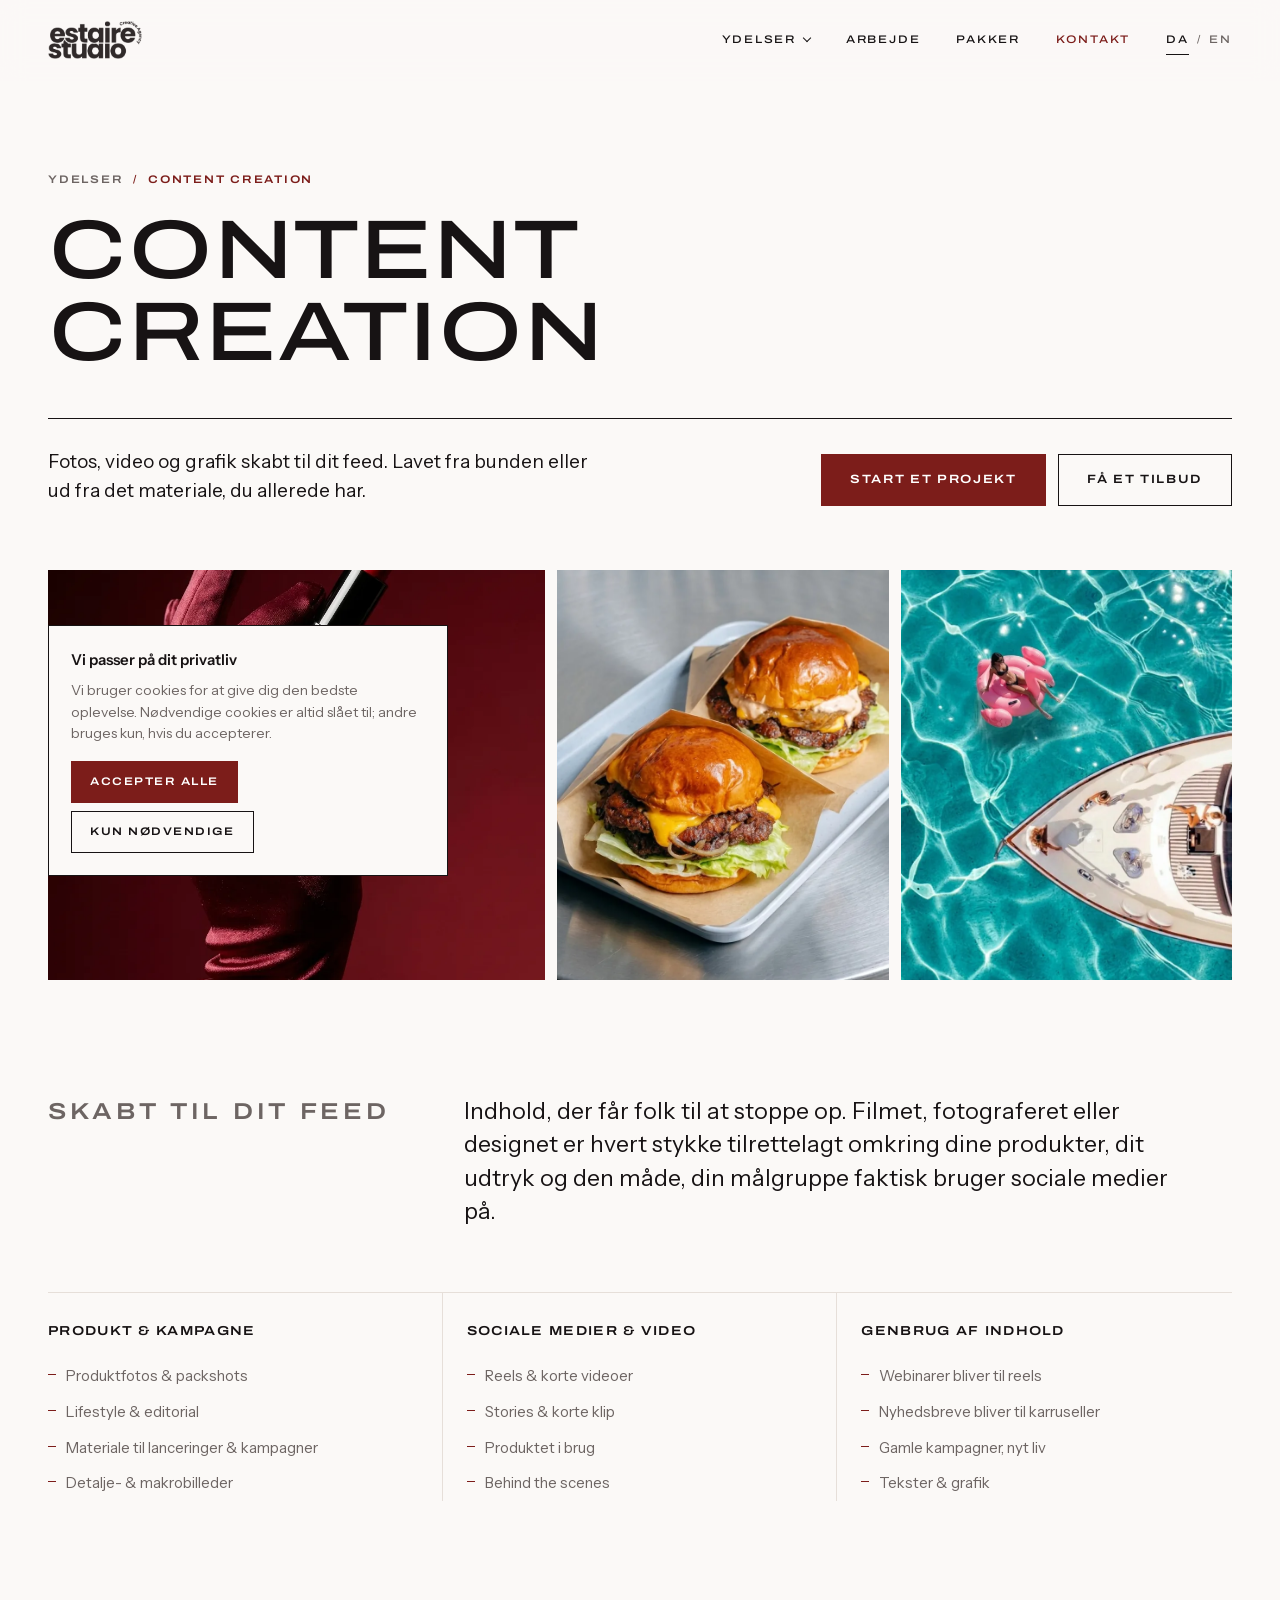
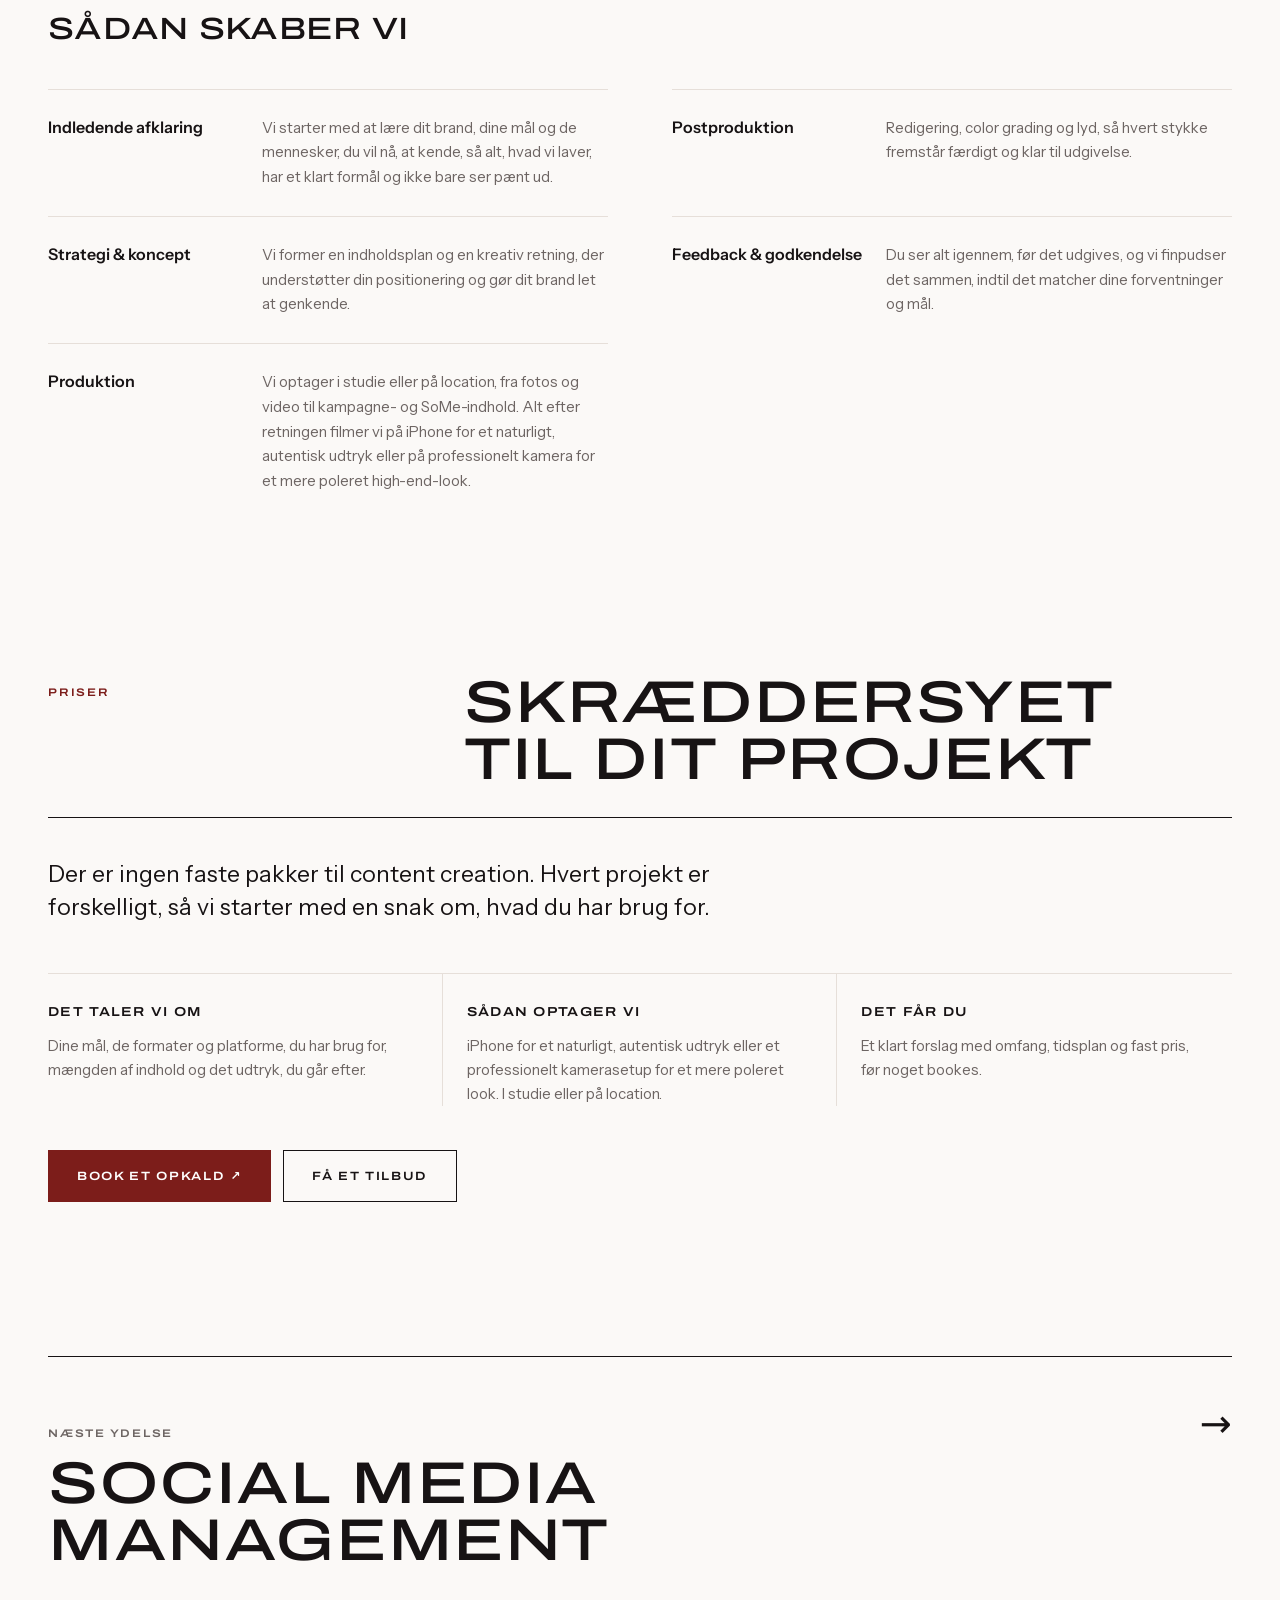
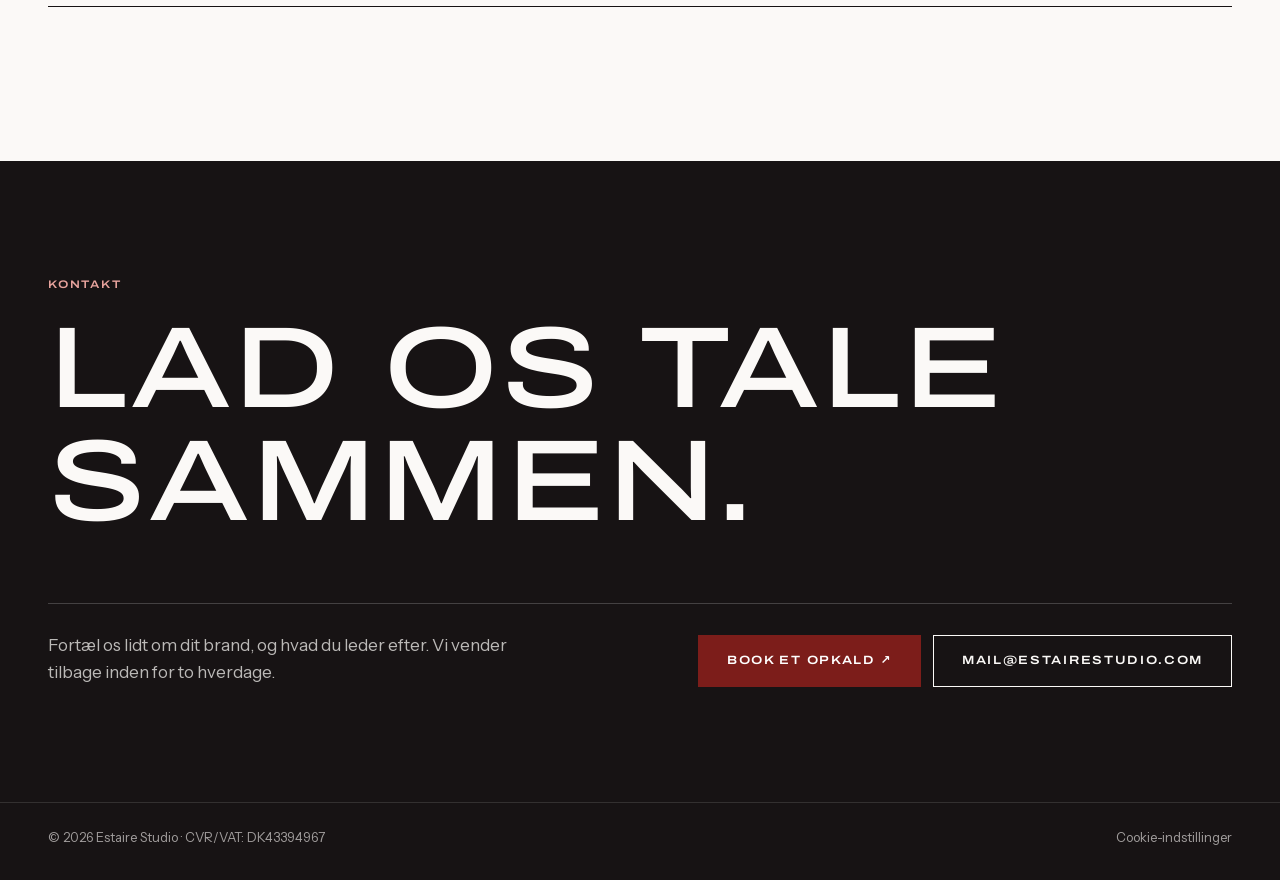
<file: content-creation/index.html>
<!DOCTYPE html>
<html lang="da">
<head>
<meta charset="utf-8">
<meta name="viewport" content="width=device-width, initial-scale=1">
<title>Content creation | Estaire Studio</title>
<meta name="description" content="Content creation fra Estaire Studio: fotos, video og grafik til sociale medier, optaget på iPhone eller professionelt kamera, samt genbrug af eksisterende indhold.">
<link rel="icon" href="/assets/estaire-logo.png">
<link rel="preload" href="/assets/fonts/archivo-latin-wdth-normal.woff2" as="font" type="font/woff2" crossorigin>
<link rel="preload" href="/assets/fonts/instrument-sans-400-latin.woff2" as="font" type="font/woff2" crossorigin>
<link rel="alternate" hreflang="da" href="https://www.estairestudio.com/content-creation/">
<link rel="alternate" hreflang="en" href="https://www.estairestudio.com/en/content-creation/">
<link rel="alternate" hreflang="x-default" href="https://www.estairestudio.com/content-creation/">
<link rel="stylesheet" href="/assets/site.css">
</head>
<body>

<!-- ============ Header ============ -->
<header class="header" id="top">
  <nav class="wrap nav" aria-label="Hovedmenu">
    <a href="/" class="nav-logo" aria-label="Estaire Studio, forside"><img src="/assets/estaire-logo-full.png" alt="Estaire Studio" width="1110" height="450"></a>
    <div class="nav-links" id="nav-links">
      <div class="dropdown">
        <button class="dropdown-btn" type="button" aria-expanded="false" aria-controls="services-menu">Ydelser</button>
        <div class="dropdown-menu" id="services-menu">
          <a href="/social-media-management/">Social media management <span>Fra strategi til udgivelse</span></a>
          <a href="/content-creation/" aria-current="page">Content creation <span>Foto, video &amp; grafik</span></a>
        </div>
      </div>
      <a href="/#work">Arbejde</a>
      <a href="/social-media-management/#pricing">Pakker</a>
      <a href="#contact" class="cta">Kontakt</a>
      <span class="lang-switch"><a href="/content-creation/" hreflang="da" aria-current="true">DA</a><span aria-hidden="true">/</span><a href="/en/content-creation/" hreflang="en" lang="en">EN</a></span>
    </div>
    <button class="menu-btn" type="button" aria-expanded="false" aria-controls="nav-links" aria-label="Åbn menu"><span></span></button>
  </nav>
</header>

<main>

<!-- ============ Sidehoved ============ -->
<section class="page-hero">
  <div class="wrap">
    <p class="label red reveal"><a href="/#services">Ydelser</a> <span aria-hidden="true">/</span> Content creation</p>
    <h1 class="display reveal">Content<br>creation</h1>
    <div class="page-intro reveal">
      <p>Fotos, video og grafik skabt til dit feed. Lavet fra bunden eller ud fra det materiale, du allerede har.</p>
      <div class="actions">
        <a class="btn solid" href="#contact">Start et projekt</a>
        <a class="btn" href="#pricing">Få et tilbud</a>
      </div>
    </div>
    <div class="page-strip reveal">
      <figure><img src="/assets/img/laebestift.webp" alt="Rød læbestift i en hånd med satinhandske" fetchpriority="high" style="object-position:50% 40%"></figure>
      <figure><img src="/assets/img/burger.webp" alt="To cheeseburgere på en bakke" loading="lazy" style="object-position:50% 50%"></figure>
      <figure><img src="/assets/img/flamingo.webp" alt="Flamingo-badedyr ved siden af en yacht" loading="lazy" style="object-position:50% 25%"></figure>
    </div>
  </div>
</section>

<!-- ============ Indhold ============ -->
<section class="page-body">
  <div class="wrap">
    <div class="cc-intro reveal">
      <p class="label muted">Skabt til dit feed</p>
      <p>Indhold, der får folk til at stoppe op. Filmet, fotograferet eller designet er hvert stykke tilrettelagt omkring dine produkter, dit udtryk og den måde, din målgruppe faktisk bruger sociale medier på.</p>
    </div>
    <div class="cc-cols reveal">
      <div>
        <h3>Produkt &amp; kampagne</h3>
        <ul><li>Produktfotos &amp; packshots</li><li>Lifestyle &amp; editorial</li><li>Materiale til lanceringer &amp; kampagner</li><li>Detalje- &amp; makrobilleder</li></ul>
      </div>
      <div>
        <h3>Sociale medier &amp; video</h3>
        <ul><li>Reels &amp; korte videoer</li><li>Stories &amp; korte klip</li><li>Produktet i brug</li><li>Behind the scenes</li></ul>
      </div>
      <div>
        <h3>Genbrug af indhold</h3>
        <ul><li>Webinarer bliver til reels</li><li>Nyhedsbreve bliver til karruseller</li><li>Gamle kampagner, nyt liv</li><li>Tekster &amp; grafik</li></ul>
      </div>
    </div>
    <div class="phases-wrap reveal">
      <h3 class="phases-title">Sådan skaber vi</h3>
      <div class="phases">
        <div class="phase"><h4>Indledende afklaring</h4><p>Vi starter med at lære dit brand, dine mål og de mennesker, du vil nå, at kende, så alt, hvad vi laver, har et klart formål og ikke bare ser pænt ud.</p></div>
        <div class="phase"><h4>Strategi &amp; koncept</h4><p>Vi former en indholdsplan og en kreativ retning, der understøtter din positionering og gør dit brand let at genkende.</p></div>
        <div class="phase"><h4>Produktion</h4><p>Vi optager i studie eller på location, fra fotos og video til kampagne- og SoMe-indhold. Alt efter retningen filmer vi på iPhone for et naturligt, autentisk udtryk eller på professionelt kamera for et mere poleret high-end-look.</p></div>
        <div class="phase"><h4>Postproduktion</h4><p>Redigering, color grading og lyd, så hvert stykke fremstår færdigt og klar til udgivelse.</p></div>
        <div class="phase"><h4>Feedback &amp; godkendelse</h4><p>Du ser alt igennem, før det udgives, og vi finpudser det sammen, indtil det matcher dine forventninger og mål.</p></div>
      </div>
    </div>
  </div>
</section>

<!-- ============ Pris ============ -->
<section class="section" id="pricing">
  <div class="wrap">
    <div class="section-head reveal">
      <p class="label red">Priser</p>
      <h2 class="display">Skræddersyet til dit projekt</h2>
    </div>
    <div class="custom reveal">
      <p class="lead">Der er ingen faste pakker til content creation. Hvert projekt er forskelligt, så vi starter med en snak om, hvad du har brug for.</p>
      <div class="custom-grid">
        <div><h3>Det taler vi om</h3><p>Dine mål, de formater og platforme, du har brug for, mængden af indhold og det udtryk, du går efter.</p></div>
        <div><h3>Sådan optager vi</h3><p>iPhone for et naturligt, autentisk udtryk eller et professionelt kamerasetup for et mere poleret look. I studie eller på location.</p></div>
        <div><h3>Det får du</h3><p>Et klart forslag med omfang, tidsplan og fast pris, før noget bookes.</p></div>
      </div>
      <div class="actions">
        <a class="btn solid" href="https://calendly.com/mail-estairestudio/30min" target="_blank" rel="noopener">Book et opkald ↗</a>
        <a class="btn" href="mailto:mail@estairestudio.com">Få et tilbud</a>
      </div>
    </div>
    <div class="next-service reveal">
      <a href="/social-media-management/"><span><span class="label muted small">Næste ydelse</span><h2 class="display">Social media management</h2></span><span class="arrow" aria-hidden="true">→</span></a>
    </div>
  </div>
</section>

<!-- ============ Contact ============ -->
<section class="contact" id="contact">
  <div class="wrap">
    <p class="label reveal">Kontakt</p>
    <h2 class="display reveal">Lad os tale sammen.</h2>
    <div class="contact-row reveal">
      <p>Fortæl os lidt om dit brand, og hvad du leder efter. Vi vender tilbage inden for to hverdage.</p>
      <div class="actions">
        <a class="btn solid" href="https://calendly.com/mail-estairestudio/30min" target="_blank" rel="noopener">Book et opkald ↗</a>
        <a class="btn" href="mailto:mail@estairestudio.com">mail@estairestudio.com</a>
      </div>
    </div>
  </div>
</section>

</main>

<footer class="footer">
  <div class="wrap">
    <span>© <span id="year">2026</span> Estaire Studio · CVR/VAT: DK43394967</span>
    <span><button type="button" id="cookie-settings">Cookie-indstillinger</button></span>
  </div>
</footer>

<!-- ============ Cookie-banner ============ -->
<div class="cookie" id="cookie" role="dialog" aria-labelledby="cookie-title" aria-describedby="cookie-text" hidden>
  <h2 id="cookie-title">Vi passer på dit privatliv</h2>
  <p id="cookie-text">Vi bruger cookies for at give dig den bedste oplevelse. Nødvendige cookies er altid slået til; andre bruges kun, hvis du accepterer.</p>
  <div class="row">
    <button class="btn solid" type="button" data-consent="all">Accepter alle</button>
    <button class="btn" type="button" data-consent="necessary">Kun nødvendige</button>
  </div>
</div>

<script src="/assets/site.js"></script>
</body>
</html>
</file>
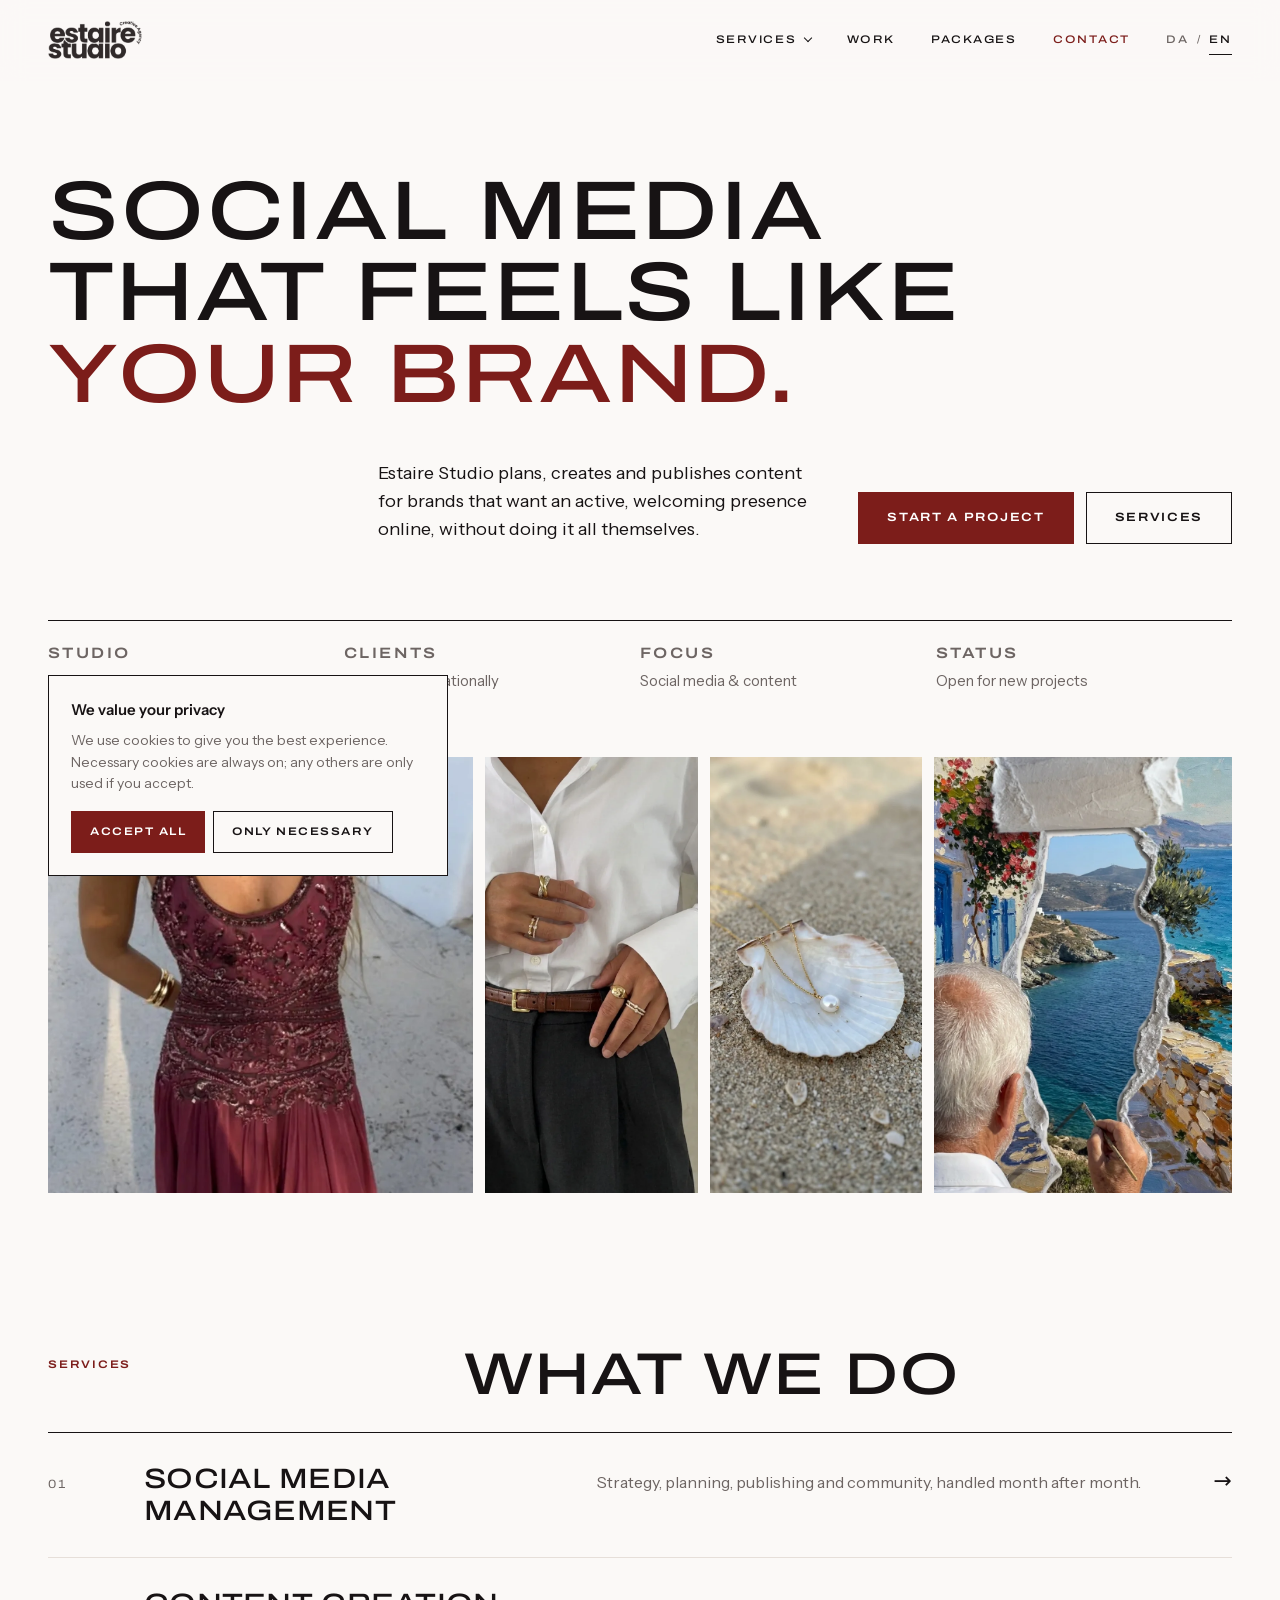
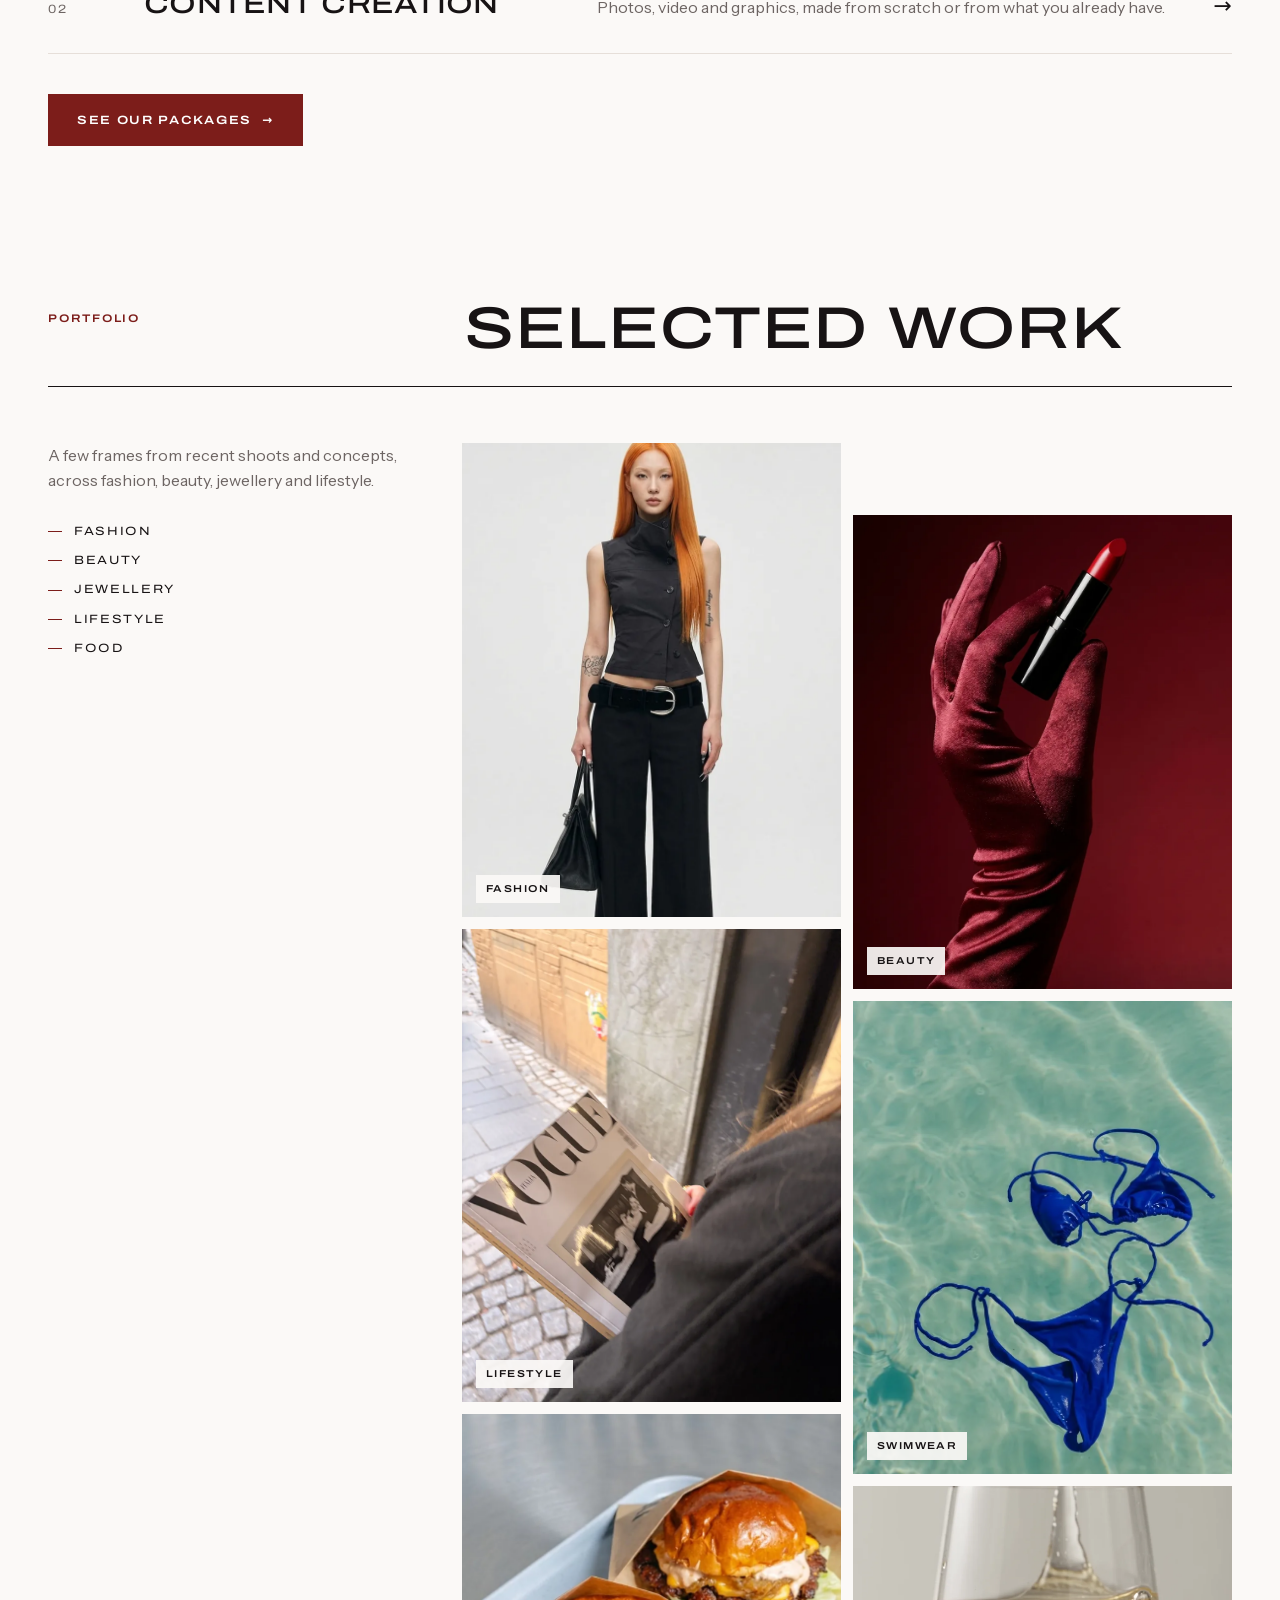
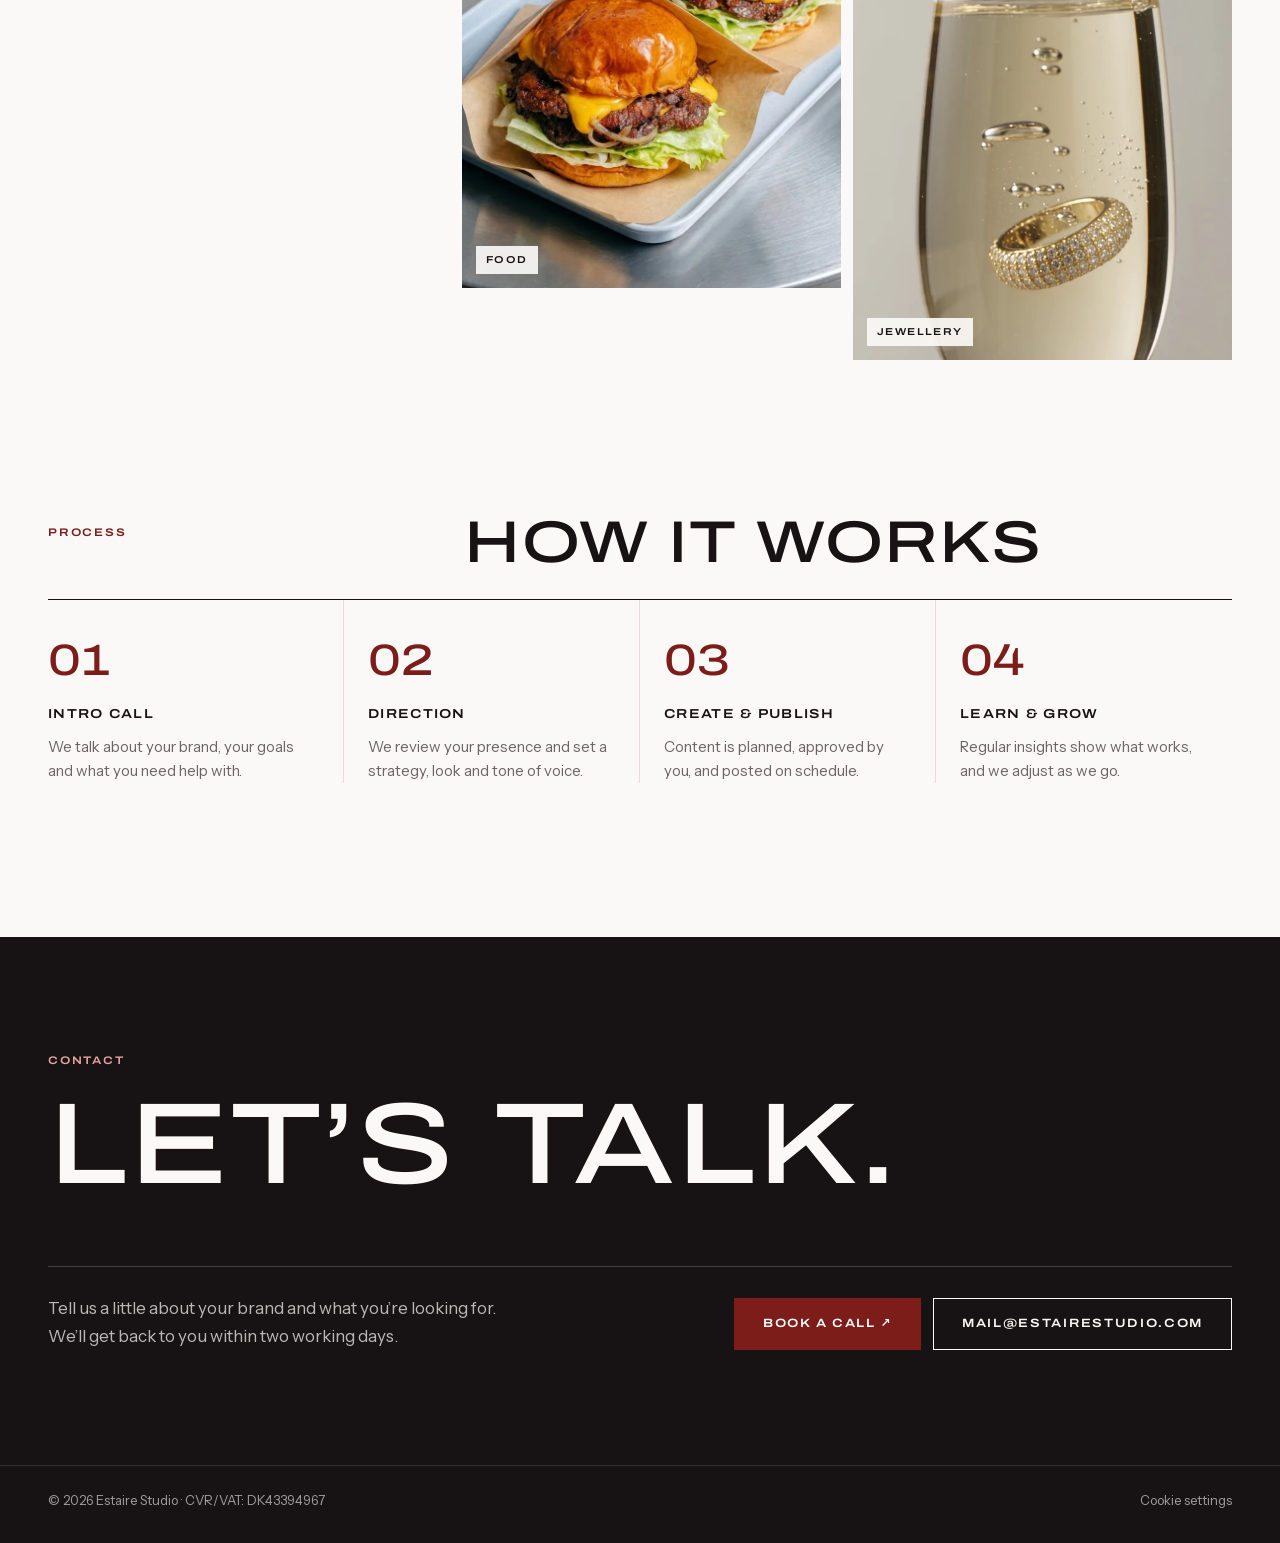
<file: en/index.html>
<!DOCTYPE html>
<html lang="en">
<head>
<meta charset="utf-8">
<meta name="viewport" content="width=device-width, initial-scale=1">
<title>Estaire Studio | Social media management &amp; content creation</title>
<meta name="description" content="Estaire Studio helps brands show up on social media with a clear direction, consistent content and a personal approach. Social media management and content creation.">
<link rel="icon" href="/assets/estaire-logo.png">
<link rel="preload" href="/assets/fonts/archivo-latin-wdth-normal.woff2" as="font" type="font/woff2" crossorigin>
<link rel="preload" href="/assets/fonts/instrument-sans-400-latin.woff2" as="font" type="font/woff2" crossorigin>
<link rel="alternate" hreflang="da" href="https://www.estairestudio.com/">
<link rel="alternate" hreflang="en" href="https://www.estairestudio.com/en/">
<link rel="alternate" hreflang="x-default" href="https://www.estairestudio.com/">
<link rel="stylesheet" href="/assets/site.css">
</head>
<body>

<!-- ============ Header ============ -->
<header class="header" id="top">
  <nav class="wrap nav" aria-label="Main">
    <a href="/en/" class="nav-logo" aria-label="Estaire Studio, home"><img src="/assets/estaire-logo-full.png" alt="Estaire Studio" width="1110" height="450"></a>
    <div class="nav-links" id="nav-links">
      <div class="dropdown">
        <button class="dropdown-btn" type="button" aria-expanded="false" aria-controls="services-menu">Services</button>
        <div class="dropdown-menu" id="services-menu">
          <a href="/en/social-media-management/">Social media management <span>Strategy to publishing</span></a>
          <a href="/en/content-creation/">Content creation <span>Photo, video &amp; graphics</span></a>
        </div>
      </div>
      <a href="/en/#work">Work</a>
      <a href="/en/social-media-management/#pricing">Packages</a>
      <a href="#contact" class="cta">Contact</a>
      <span class="lang-switch"><a href="/" hreflang="da" lang="da">DA</a><span aria-hidden="true">/</span><a href="/en/" hreflang="en" aria-current="true">EN</a></span>
    </div>
    <button class="menu-btn" type="button" aria-expanded="false" aria-controls="nav-links" aria-label="Open menu"><span></span></button>
  </nav>
</header>

<main>

<!-- ============ Hero ============ -->
<section class="hero">
  <div class="wrap">
    <div class="hero-grid">
      <h1 class="display reveal">Social media<br>that feels like<br><em>your brand.</em></h1>
      <div class="hero-side reveal">
        <p>Estaire Studio plans, creates and publishes content for brands that want an active, welcoming presence online, without doing it all themselves.</p>
        <div class="actions">
          <a class="btn solid" href="#contact">Start a project</a>
          <a class="btn" href="#services">Services</a>
        </div>
      </div>
    </div>
    <ul class="hero-meta reveal">
      <li><span class="label">Studio</span><span>Estaire Studio, Denmark</span></li>
      <li><span class="label">Clients</span><span>Working internationally</span></li>
      <li><span class="label">Focus</span><span>Social media &amp; content</span></li>
      <li><span class="label">Status</span><span>Open for new projects</span></li>
    </ul>
    <div class="hero-strip reveal">
      <figure><img src="/assets/img/rod-kjole.webp" alt="Burgundy beaded gown in sunlight" fetchpriority="high" style="object-position:50% 30%"></figure>
      <figure><img src="/assets/img/smykker-close-up.webp" alt="Gold rings on a white shirt"></figure>
      <figure><img src="/assets/img/sand.webp" alt="Pearl necklace on a shell in the sand"></figure>
      <figure><img src="/assets/img/greece.webp" alt="Painter in front of a Greek coastline" style="object-position:50% 40%"></figure>
    </div>
  </div>
</section>

<!-- ============ Services index ============ -->
<section class="section" id="services">
  <div class="wrap">
    <div class="section-head reveal">
      <p class="label red">Services</p>
      <h2 class="display">What we do</h2>
    </div>
    <ul class="index">
      <li class="reveal"><a href="/en/social-media-management/"><span class="num">01</span><h3>Social media management</h3><p>Strategy, planning, publishing and community, handled month after month.</p><span class="arrow" aria-hidden="true">→</span></a></li>
      <li class="reveal"><a href="/en/content-creation/"><span class="num">02</span><h3>Content creation</h3><p>Photos, video and graphics, made from scratch or from what you already have.</p><span class="arrow" aria-hidden="true">→</span></a></li>
    </ul>
    <div class="index-cta reveal">
      <a class="btn solid" href="/en/social-media-management/#pricing">See our packages <span aria-hidden="true">→</span></a>
    </div>
  </div>
</section>

<!-- ============ Work ============ -->
<section class="section" id="work">
  <div class="wrap">
    <div class="section-head reveal">
      <p class="label red">Portfolio</p>
      <h2 class="display">Selected work</h2>
    </div>
    <div class="work">
      <div class="work-side reveal">
        <p>A few frames from recent shoots and concepts, across fashion, beauty, jewellery and lifestyle.</p>
        <ul class="work-tags">
          <li>Fashion</li><li>Beauty</li><li>Jewellery</li><li>Lifestyle</li><li>Food</li>
        </ul>
      </div>
      <div class="work-grid">
        <figure class="reveal"><img src="/assets/img/orange-haar.webp" alt="Model with long orange hair in black" loading="lazy" style="object-position:50% 12%"><figcaption>Fashion</figcaption></figure>
        <figure class="reveal"><img src="/assets/img/laebestift.webp" alt="Red lipstick in a satin-gloved hand" loading="lazy"><figcaption>Beauty</figcaption></figure>
        <figure class="reveal"><img src="/assets/img/vogue.webp" alt="Reading a fashion magazine on a cobblestone street" loading="lazy" style="object-position:40% 55%"><figcaption>Lifestyle</figcaption></figure>
        <figure class="reveal"><img src="/assets/img/bikini.webp" alt="Blue bikini floating in clear turquoise water" loading="lazy" style="object-position:50% 40%"><figcaption>Swimwear</figcaption></figure>
        <figure class="reveal"><img src="/assets/img/burger.webp" alt="Two cheeseburgers on a tray" loading="lazy"><figcaption>Food</figcaption></figure>
        <figure class="reveal"><img src="/assets/img/ring-champagne.webp" alt="Diamond ring sinking in a glass of champagne" loading="lazy" style="object-position:50% 50%"><figcaption>Jewellery</figcaption></figure>
      </div>
    </div>
  </div>
</section>

<!-- ============ Process ============ -->
<section class="section">
  <div class="wrap">
    <div class="section-head reveal">
      <p class="label red">Process</p>
      <h2 class="display">How it works</h2>
    </div>
    <ol class="steps reveal">
      <li><p class="num">01</p><h3>Intro call</h3><p>We talk about your brand, your goals and what you need help with.</p></li>
      <li><p class="num">02</p><h3>Direction</h3><p>We review your presence and set a strategy, look and tone of voice.</p></li>
      <li><p class="num">03</p><h3>Create &amp; publish</h3><p>Content is planned, approved by you, and posted on schedule.</p></li>
      <li><p class="num">04</p><h3>Learn &amp; grow</h3><p>Regular insights show what works, and we adjust as we go.</p></li>
    </ol>
  </div>
</section>

<!-- ============ Contact ============ -->
<section class="contact" id="contact">
  <div class="wrap">
    <p class="label reveal">Contact</p>
    <h2 class="display reveal">Let’s talk.</h2>
    <div class="contact-row reveal">
      <p>Tell us a little about your brand and what you’re looking for. We’ll get back to you within two working days.</p>
      <div class="actions">
        <a class="btn solid" href="https://calendly.com/mail-estairestudio/30min" target="_blank" rel="noopener">Book a call ↗</a>
        <a class="btn" href="mailto:mail@estairestudio.com">mail@estairestudio.com</a>
      </div>
    </div>
  </div>
</section>

</main>

<footer class="footer">
  <div class="wrap">
    <span>© <span id="year">2026</span> Estaire Studio · CVR/VAT: DK43394967</span>
    <span><button type="button" id="cookie-settings">Cookie settings</button></span>
  </div>
</footer>

<!-- ============ Cookie-banner ============ -->
<div class="cookie" id="cookie" role="dialog" aria-labelledby="cookie-title" aria-describedby="cookie-text" hidden>
  <h2 id="cookie-title">We value your privacy</h2>
  <p id="cookie-text">We use cookies to give you the best experience. Necessary cookies are always on; any others are only used if you accept.</p>
  <div class="row">
    <button class="btn solid" type="button" data-consent="all">Accept all</button>
    <button class="btn" type="button" data-consent="necessary">Only necessary</button>
  </div>
</div>

<script src="/assets/site.js"></script>
</body>
</html>
</file>
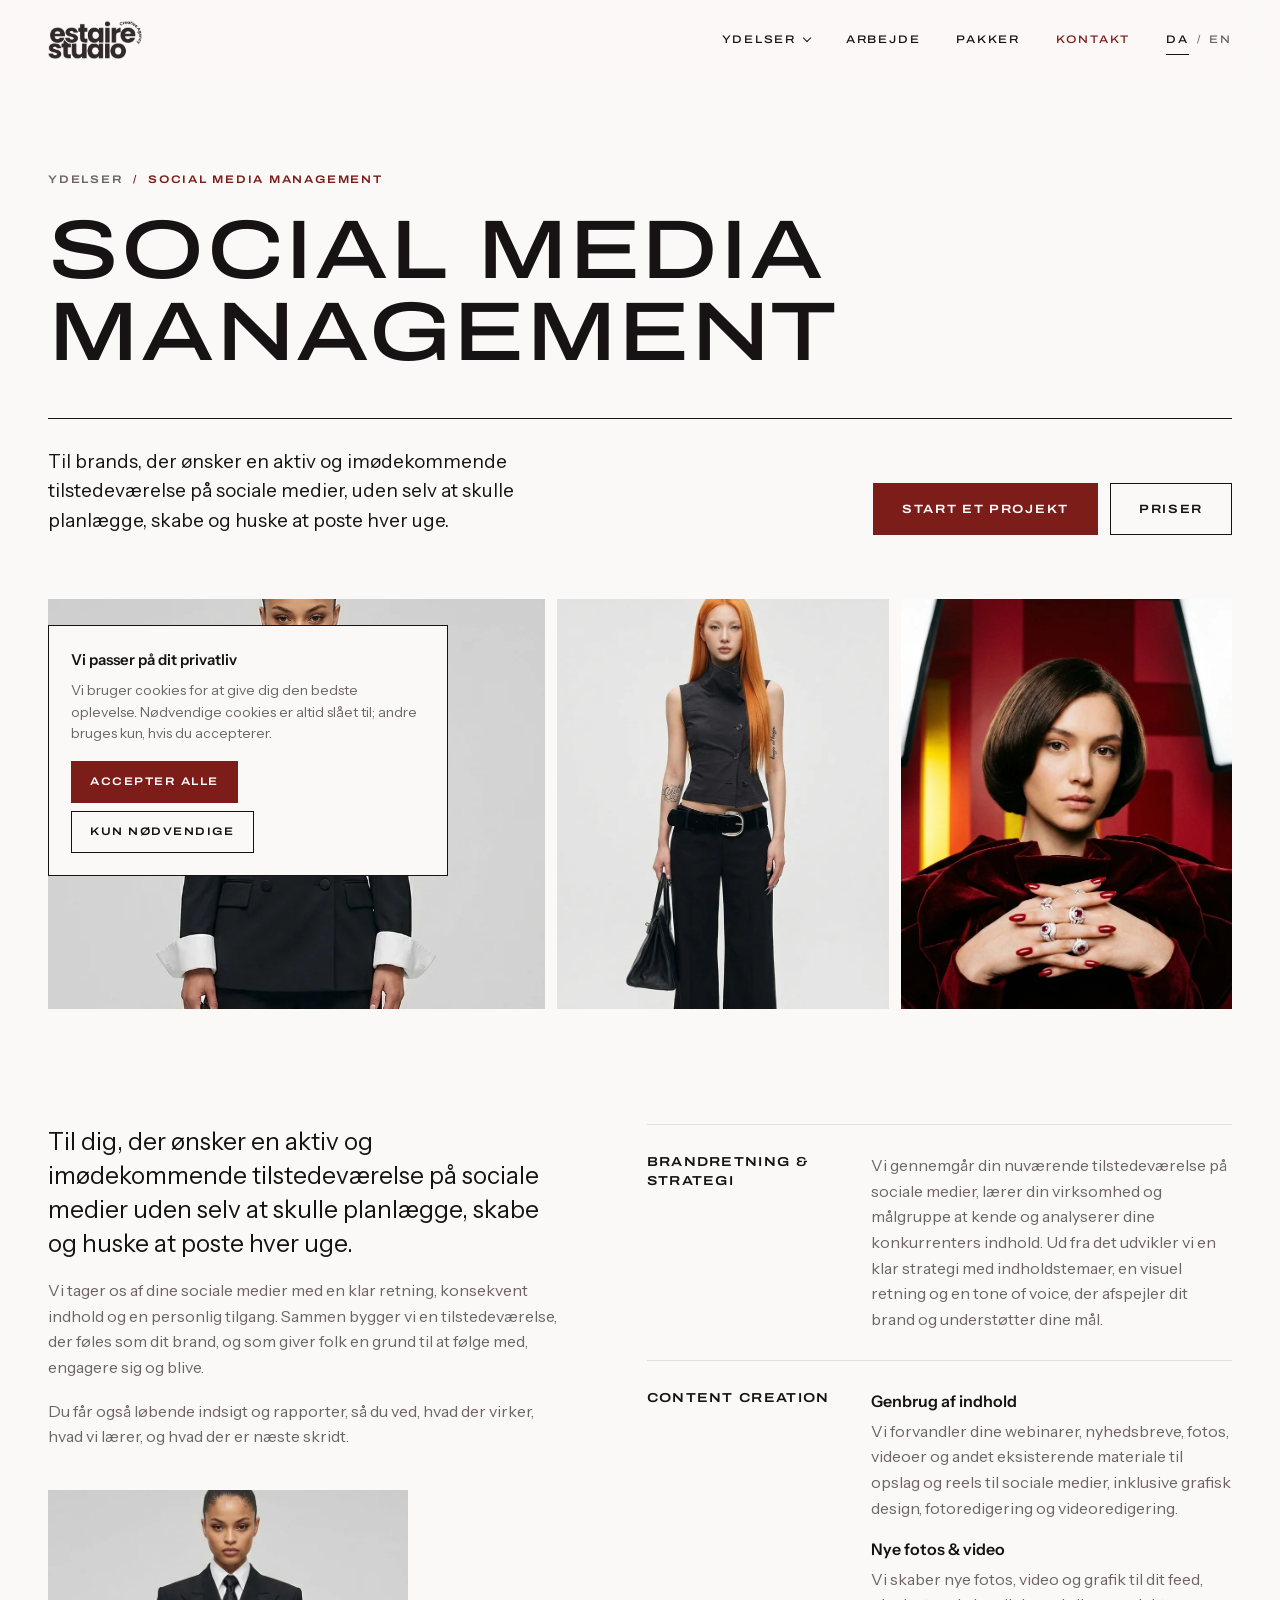
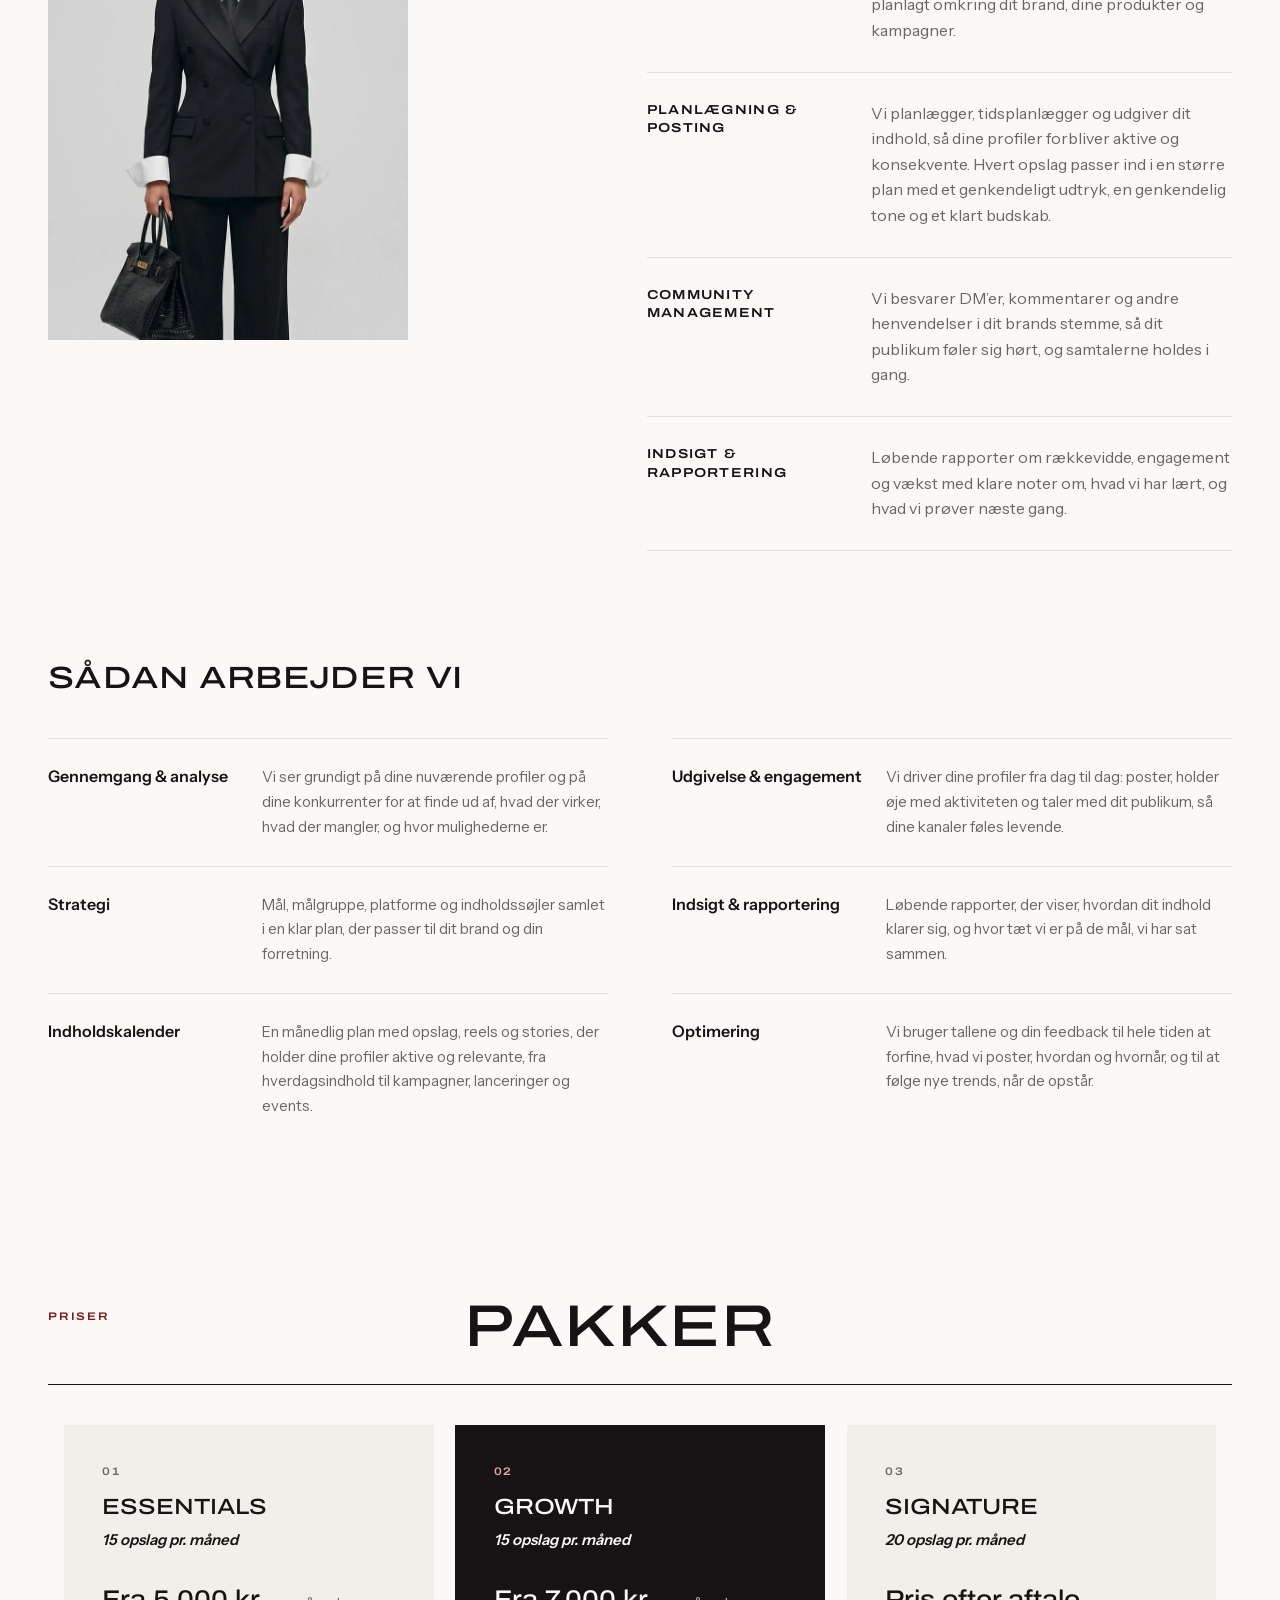
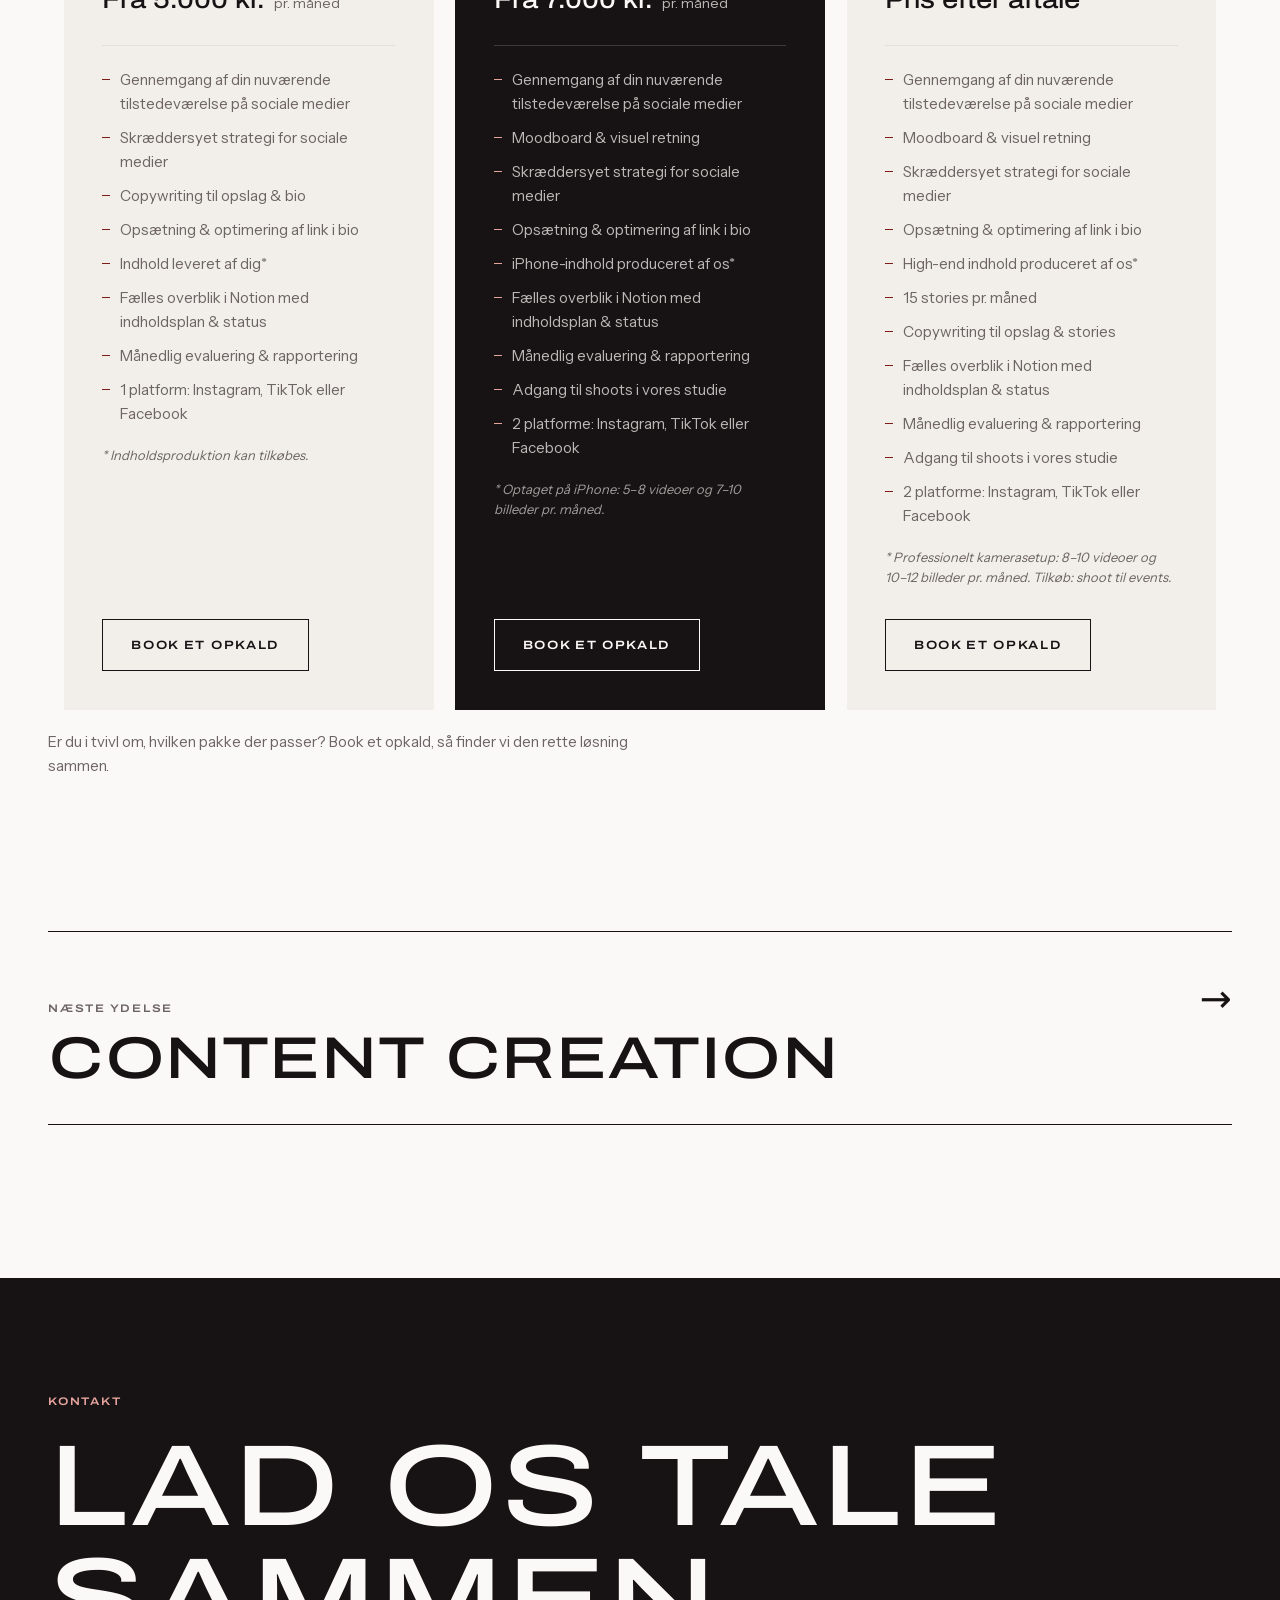
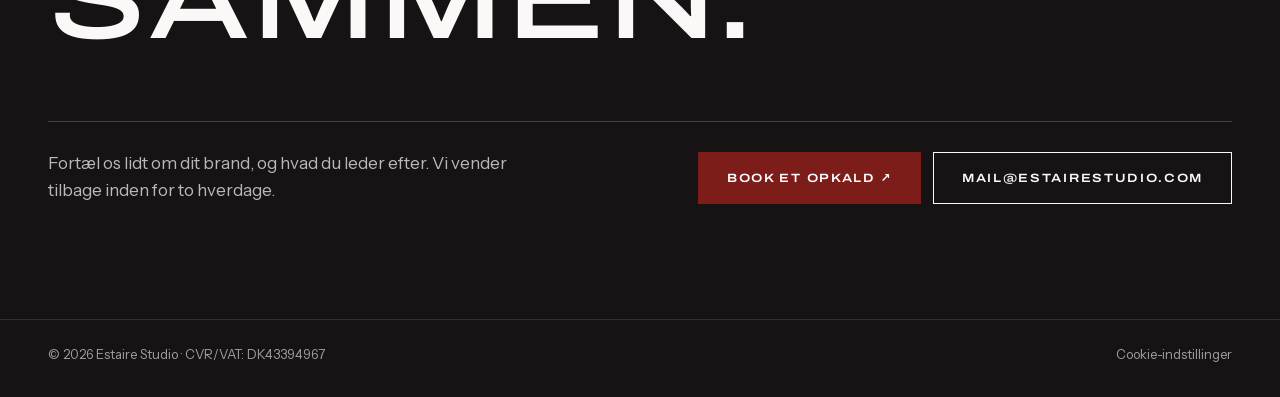
<file: social-media-management/index.html>
<!DOCTYPE html>
<html lang="da">
<head>
<meta charset="utf-8">
<meta name="viewport" content="width=device-width, initial-scale=1">
<title>Social media management | Estaire Studio</title>
<meta name="description" content="Social media management fra Estaire Studio: strategi, indholdsplanlægning, udgivelse, community management og rapportering, håndteret for dig.">
<link rel="icon" href="/assets/estaire-logo.png">
<link rel="preload" href="/assets/fonts/archivo-latin-wdth-normal.woff2" as="font" type="font/woff2" crossorigin>
<link rel="preload" href="/assets/fonts/instrument-sans-400-latin.woff2" as="font" type="font/woff2" crossorigin>
<link rel="alternate" hreflang="da" href="https://www.estairestudio.com/social-media-management/">
<link rel="alternate" hreflang="en" href="https://www.estairestudio.com/en/social-media-management/">
<link rel="alternate" hreflang="x-default" href="https://www.estairestudio.com/social-media-management/">
<link rel="stylesheet" href="/assets/site.css">
</head>
<body>

<!-- ============ Header ============ -->
<header class="header" id="top">
  <nav class="wrap nav" aria-label="Hovedmenu">
    <a href="/" class="nav-logo" aria-label="Estaire Studio, forside"><img src="/assets/estaire-logo-full.png" alt="Estaire Studio" width="1110" height="450"></a>
    <div class="nav-links" id="nav-links">
      <div class="dropdown">
        <button class="dropdown-btn" type="button" aria-expanded="false" aria-controls="services-menu">Ydelser</button>
        <div class="dropdown-menu" id="services-menu">
          <a href="/social-media-management/" aria-current="page">Social media management <span>Fra strategi til udgivelse</span></a>
          <a href="/content-creation/">Content creation <span>Foto, video &amp; grafik</span></a>
        </div>
      </div>
      <a href="/#work">Arbejde</a>
      <a href="/social-media-management/#pricing">Pakker</a>
      <a href="#contact" class="cta">Kontakt</a>
      <span class="lang-switch"><a href="/social-media-management/" hreflang="da" aria-current="true">DA</a><span aria-hidden="true">/</span><a href="/en/social-media-management/" hreflang="en" lang="en">EN</a></span>
    </div>
    <button class="menu-btn" type="button" aria-expanded="false" aria-controls="nav-links" aria-label="Åbn menu"><span></span></button>
  </nav>
</header>

<main>

<!-- ============ Sidehoved ============ -->
<section class="page-hero">
  <div class="wrap">
    <p class="label red reveal"><a href="/#services">Ydelser</a> <span aria-hidden="true">/</span> Social media management</p>
    <h1 class="display reveal">Social media<br>management</h1>
    <div class="page-intro reveal">
      <p>Til brands, der ønsker en aktiv og imødekommende tilstedeværelse på sociale medier, uden selv at skulle planlægge, skabe og huske at poste hver uge.</p>
      <div class="actions">
        <a class="btn solid" href="#contact">Start et projekt</a>
        <a class="btn" href="#pricing">Priser</a>
      </div>
    </div>
    <div class="page-strip reveal">
      <figure><img src="/assets/img/sort-jakkesaet.webp" alt="Model i sort jakkesæt" fetchpriority="high" style="object-position:50% 15%"></figure>
      <figure><img src="/assets/img/orange-haar.webp" alt="Model med langt orange hår" loading="lazy" style="object-position:50% 12%"></figure>
      <figure><img src="/assets/img/rod-floejl.webp" alt="Portræt i rød fløjl" loading="lazy" style="object-position:50% 35%"></figure>
    </div>
  </div>
</section>

<!-- ============ Indhold ============ -->
<section class="page-body">
  <div class="wrap">
    <div class="smm">
      <div class="smm-left reveal">
        <p class="lead">Til dig, der ønsker en aktiv og imødekommende tilstedeværelse på sociale medier uden selv at skulle planlægge, skabe og huske at poste hver uge.</p>
        <p>Vi tager os af dine sociale medier med en klar retning, konsekvent indhold og en personlig tilgang. Sammen bygger vi en tilstedeværelse, der føles som dit brand, og som giver folk en grund til at følge med, engagere sig og blive.</p>
        <p>Du får også løbende indsigt og rapporter, så du ved, hvad der virker, hvad vi lærer, og hvad der er næste skridt.</p>
        <figure><img src="/assets/img/sort-jakkesaet.webp" alt="Model i sort jakkesæt" loading="lazy" style="object-position:50% 15%"></figure>
      </div>
      <dl class="def reveal">
        <div>
          <dt>Brandretning &amp; strategi</dt>
          <dd>Vi gennemgår din nuværende tilstedeværelse på sociale medier, lærer din virksomhed og målgruppe at kende og analyserer dine konkurrenters indhold. Ud fra det udvikler vi en klar strategi med indholdstemaer, en visuel retning og en tone of voice, der afspejler dit brand og understøtter dine mål.</dd>
        </div>
        <div>
          <dt>Content creation</dt>
          <dd>
            <p><strong>Genbrug af indhold</strong>Vi forvandler dine webinarer, nyhedsbreve, fotos, videoer og andet eksisterende materiale til opslag og reels til sociale medier, inklusive grafisk design, fotoredigering og videoredigering.</p>
            <p><strong>Nye fotos &amp; video</strong>Vi skaber nye fotos, video og grafik til dit feed, planlagt omkring dit brand, dine produkter og kampagner.</p>
          </dd>
        </div>
        <div>
          <dt>Planlægning &amp; posting</dt>
          <dd>Vi planlægger, tidsplanlægger og udgiver dit indhold, så dine profiler forbliver aktive og konsekvente. Hvert opslag passer ind i en større plan med et genkendeligt udtryk, en genkendelig tone og et klart budskab.</dd>
        </div>
        <div>
          <dt>Community management</dt>
          <dd>Vi besvarer DM’er, kommentarer og andre henvendelser i dit brands stemme, så dit publikum føler sig hørt, og samtalerne holdes i gang.</dd>
        </div>
        <div>
          <dt>Indsigt &amp; rapportering</dt>
          <dd>Løbende rapporter om rækkevidde, engagement og vækst med klare noter om, hvad vi har lært, og hvad vi prøver næste gang.</dd>
        </div>
      </dl>
    </div>
    <div class="phases-wrap reveal">
      <h3 class="phases-title">Sådan arbejder vi</h3>
      <div class="phases">
        <div class="phase"><h4>Gennemgang &amp; analyse</h4><p>Vi ser grundigt på dine nuværende profiler og på dine konkurrenter for at finde ud af, hvad der virker, hvad der mangler, og hvor mulighederne er.</p></div>
        <div class="phase"><h4>Strategi</h4><p>Mål, målgruppe, platforme og indholdssøjler samlet i en klar plan, der passer til dit brand og din forretning.</p></div>
        <div class="phase"><h4>Indholdskalender</h4><p>En månedlig plan med opslag, reels og stories, der holder dine profiler aktive og relevante, fra hverdagsindhold til kampagner, lanceringer og events.</p></div>
        <div class="phase"><h4>Udgivelse &amp; engagement</h4><p>Vi driver dine profiler fra dag til dag: poster, holder øje med aktiviteten og taler med dit publikum, så dine kanaler føles levende.</p></div>
        <div class="phase"><h4>Indsigt &amp; rapportering</h4><p>Løbende rapporter, der viser, hvordan dit indhold klarer sig, og hvor tæt vi er på de mål, vi har sat sammen.</p></div>
        <div class="phase"><h4>Optimering</h4><p>Vi bruger tallene og din feedback til hele tiden at forfine, hvad vi poster, hvordan og hvornår, og til at følge nye trends, når de opstår.</p></div>
      </div>
    </div>
  </div>
</section>

<!-- ============ Pris ============ -->
<section class="section" id="pricing">
  <div class="wrap">
    <div class="section-head reveal">
      <p class="label red">Priser</p>
      <h2 class="display">Pakker</h2>
    </div>
    <div class="packages three">
      <article class="pkg reveal">
        <p class="label">01</p>
        <h3>Essentials</h3>
        <p class="posts">15 opslag pr. måned</p>
        <div class="price"><strong>Fra 5.000 kr.</strong><span>pr. måned</span></div>
        <ul><li>Gennemgang af din nuværende tilstedeværelse på sociale medier</li><li>Skræddersyet strategi for sociale medier</li><li>Copywriting til opslag &amp; bio</li><li>Opsætning &amp; optimering af link i bio</li><li>Indhold leveret af dig*</li><li>Fælles overblik i Notion med indholdsplan &amp; status</li><li>Månedlig evaluering &amp; rapportering</li><li>1 platform: Instagram, TikTok eller Facebook</li></ul>
        <p class="fine">* Indholdsproduktion kan tilkøbes.</p>
        <div class="spacer"></div>
        <a class="btn" href="#contact">Book et opkald</a>
      </article>
      <article class="pkg featured reveal">
        <p class="label">02</p>
        <h3>Growth</h3>
        <p class="posts">15 opslag pr. måned</p>
        <div class="price"><strong>Fra 7.000 kr.</strong><span>pr. måned</span></div>
        <ul><li>Gennemgang af din nuværende tilstedeværelse på sociale medier</li><li>Moodboard &amp; visuel retning</li><li>Skræddersyet strategi for sociale medier</li><li>Opsætning &amp; optimering af link i bio</li><li>iPhone-indhold produceret af os*</li><li>Fælles overblik i Notion med indholdsplan &amp; status</li><li>Månedlig evaluering &amp; rapportering</li><li>Adgang til shoots i vores studie</li><li>2 platforme: Instagram, TikTok eller Facebook</li></ul>
        <p class="fine">* Optaget på iPhone: 5–8 videoer og 7–10 billeder pr. måned.</p>
        <div class="spacer"></div>
        <a class="btn" href="#contact">Book et opkald</a>
      </article>
      <article class="pkg reveal">
        <p class="label">03</p>
        <h3>Signature</h3>
        <p class="posts">20 opslag pr. måned</p>
        <div class="price"><strong>Pris efter aftale</strong></div>
        <ul><li>Gennemgang af din nuværende tilstedeværelse på sociale medier</li><li>Moodboard &amp; visuel retning</li><li>Skræddersyet strategi for sociale medier</li><li>Opsætning &amp; optimering af link i bio</li><li>High-end indhold produceret af os*</li><li>15 stories pr. måned</li><li>Copywriting til opslag &amp; stories</li><li>Fælles overblik i Notion med indholdsplan &amp; status</li><li>Månedlig evaluering &amp; rapportering</li><li>Adgang til shoots i vores studie</li><li>2 platforme: Instagram, TikTok eller Facebook</li></ul>
        <p class="fine">* Professionelt kamerasetup: 8–10 videoer og 10–12 billeder pr. måned. Tilkøb: shoot til events.</p>
        <div class="spacer"></div>
        <a class="btn" href="#contact">Book et opkald</a>
      </article>
    </div>
    <p class="pk-note reveal">Er du i tvivl om, hvilken pakke der passer? Book et opkald, så finder vi den rette løsning sammen.</p>
    <div class="next-service reveal">
      <a href="/content-creation/"><span><span class="label muted small">Næste ydelse</span><h2 class="display">Content creation</h2></span><span class="arrow" aria-hidden="true">→</span></a>
    </div>
  </div>
</section>

<!-- ============ Contact ============ -->
<section class="contact" id="contact">
  <div class="wrap">
    <p class="label reveal">Kontakt</p>
    <h2 class="display reveal">Lad os tale sammen.</h2>
    <div class="contact-row reveal">
      <p>Fortæl os lidt om dit brand, og hvad du leder efter. Vi vender tilbage inden for to hverdage.</p>
      <div class="actions">
        <a class="btn solid" href="https://calendly.com/mail-estairestudio/30min" target="_blank" rel="noopener">Book et opkald ↗</a>
        <a class="btn" href="mailto:mail@estairestudio.com">mail@estairestudio.com</a>
      </div>
    </div>
  </div>
</section>

</main>

<footer class="footer">
  <div class="wrap">
    <span>© <span id="year">2026</span> Estaire Studio · CVR/VAT: DK43394967</span>
    <span><button type="button" id="cookie-settings">Cookie-indstillinger</button></span>
  </div>
</footer>

<!-- ============ Cookie-banner ============ -->
<div class="cookie" id="cookie" role="dialog" aria-labelledby="cookie-title" aria-describedby="cookie-text" hidden>
  <h2 id="cookie-title">Vi passer på dit privatliv</h2>
  <p id="cookie-text">Vi bruger cookies for at give dig den bedste oplevelse. Nødvendige cookies er altid slået til; andre bruges kun, hvis du accepterer.</p>
  <div class="row">
    <button class="btn solid" type="button" data-consent="all">Accepter alle</button>
    <button class="btn" type="button" data-consent="necessary">Kun nødvendige</button>
  </div>
</div>

<script src="/assets/site.js"></script>
</body>
</html>
</file>
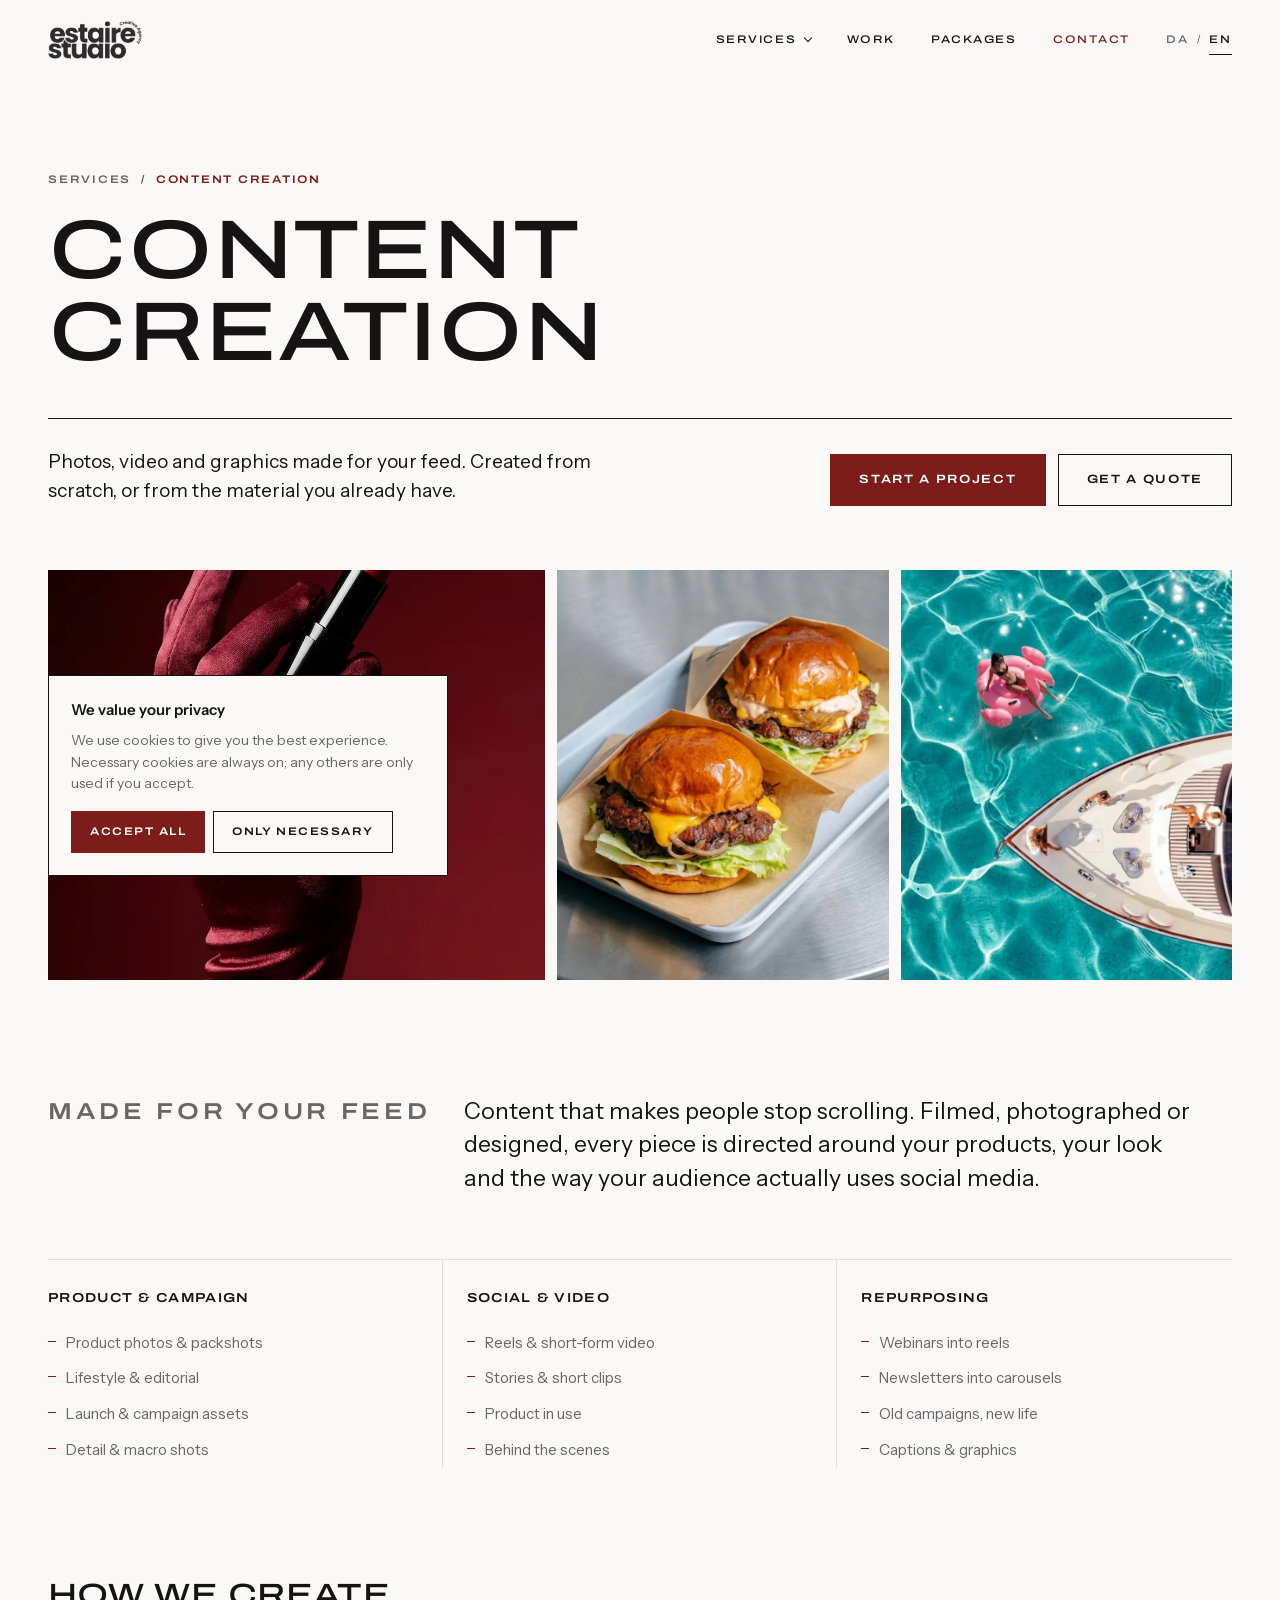
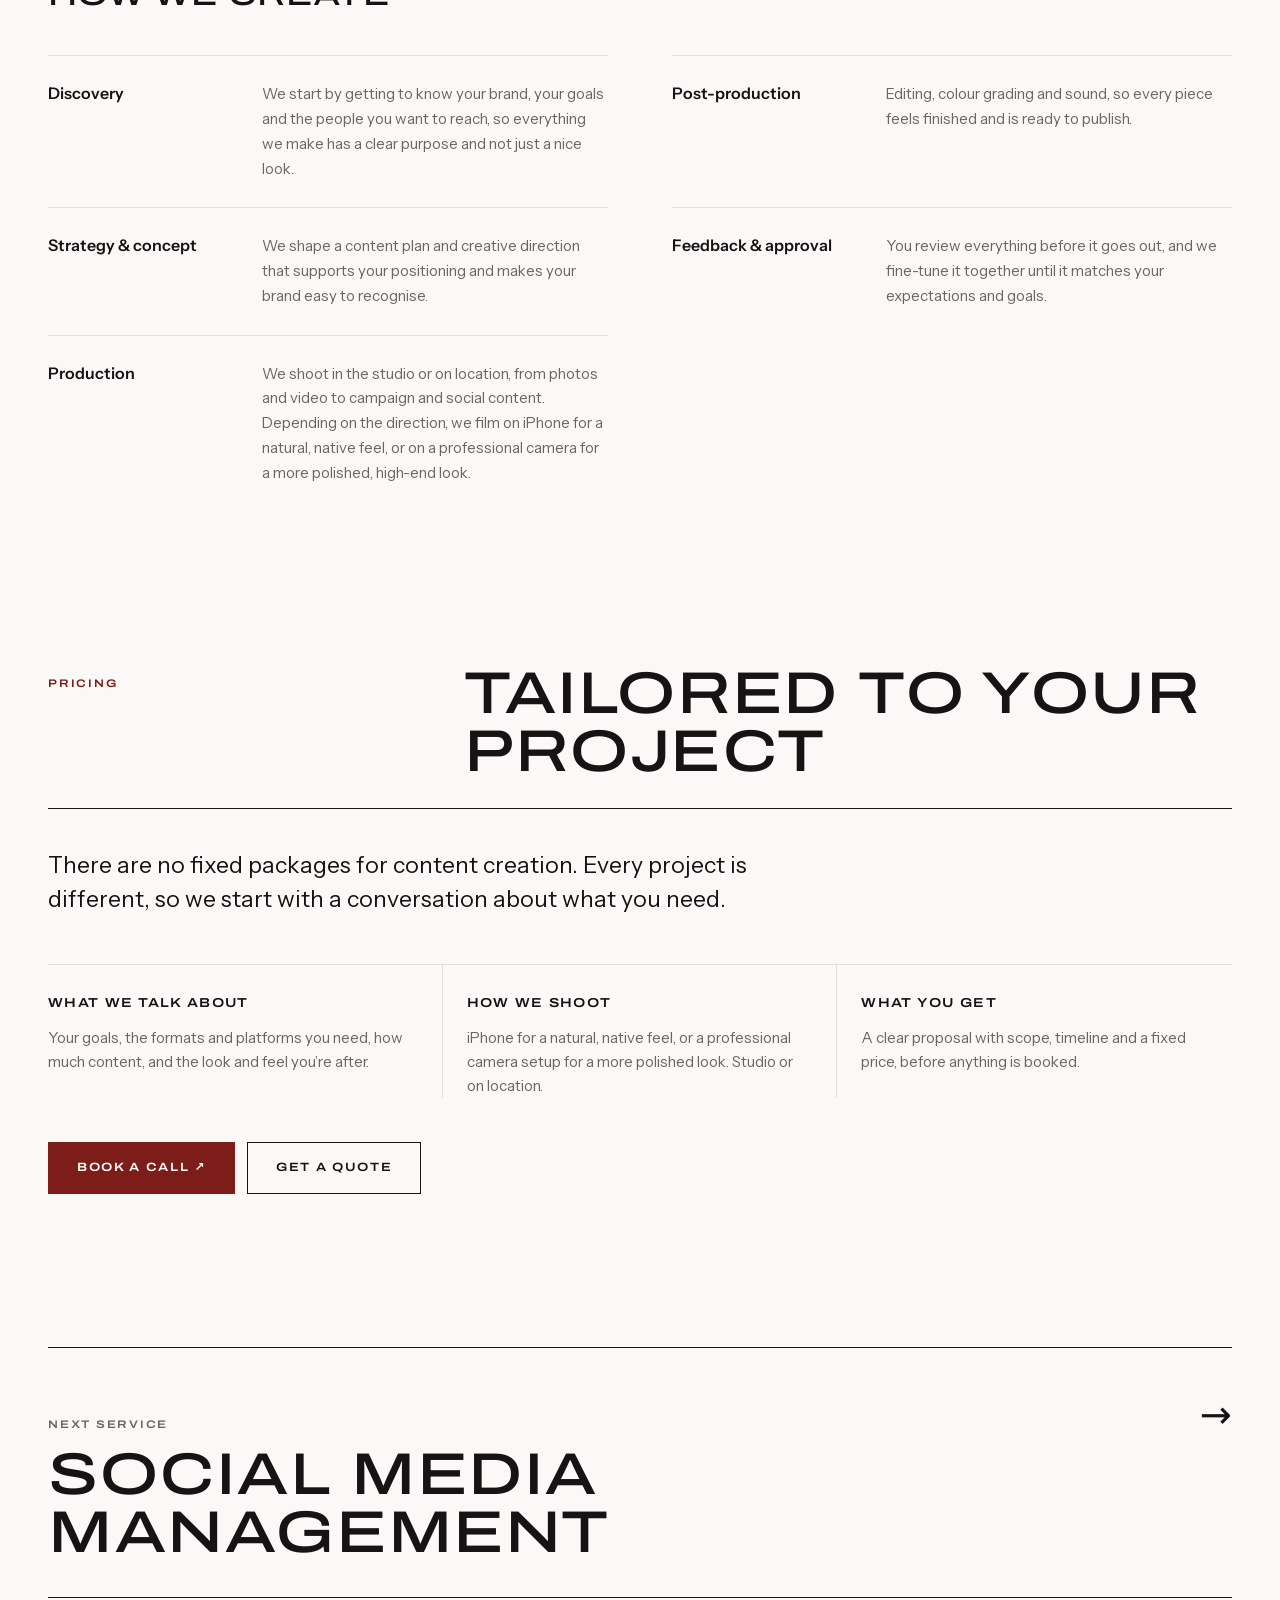
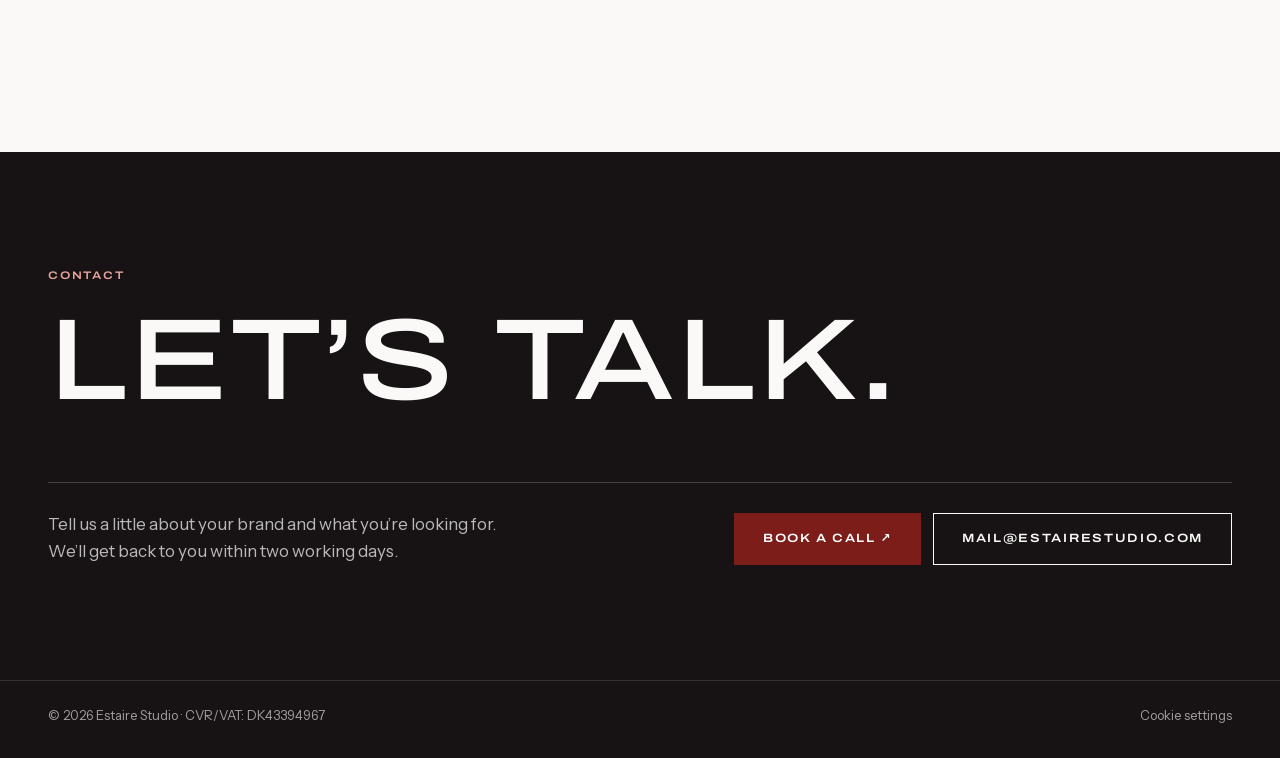
<file: en/content-creation/index.html>
<!DOCTYPE html>
<html lang="en">
<head>
<meta charset="utf-8">
<meta name="viewport" content="width=device-width, initial-scale=1">
<title>Content creation | Estaire Studio</title>
<meta name="description" content="Content creation by Estaire Studio: photos, video and graphics for social media, shot on iPhone or professional camera, plus content repurposing.">
<link rel="icon" href="/assets/estaire-logo.png">
<link rel="preload" href="/assets/fonts/archivo-latin-wdth-normal.woff2" as="font" type="font/woff2" crossorigin>
<link rel="preload" href="/assets/fonts/instrument-sans-400-latin.woff2" as="font" type="font/woff2" crossorigin>
<link rel="alternate" hreflang="da" href="https://www.estairestudio.com/content-creation/">
<link rel="alternate" hreflang="en" href="https://www.estairestudio.com/en/content-creation/">
<link rel="alternate" hreflang="x-default" href="https://www.estairestudio.com/content-creation/">
<link rel="stylesheet" href="/assets/site.css">
</head>
<body>

<!-- ============ Header ============ -->
<header class="header" id="top">
  <nav class="wrap nav" aria-label="Main">
    <a href="/en/" class="nav-logo" aria-label="Estaire Studio, home"><img src="/assets/estaire-logo-full.png" alt="Estaire Studio" width="1110" height="450"></a>
    <div class="nav-links" id="nav-links">
      <div class="dropdown">
        <button class="dropdown-btn" type="button" aria-expanded="false" aria-controls="services-menu">Services</button>
        <div class="dropdown-menu" id="services-menu">
          <a href="/en/social-media-management/">Social media management <span>Strategy to publishing</span></a>
          <a href="/en/content-creation/" aria-current="page">Content creation <span>Photo, video &amp; graphics</span></a>
        </div>
      </div>
      <a href="/en/#work">Work</a>
      <a href="/en/social-media-management/#pricing">Packages</a>
      <a href="#contact" class="cta">Contact</a>
      <span class="lang-switch"><a href="/content-creation/" hreflang="da" lang="da">DA</a><span aria-hidden="true">/</span><a href="/en/content-creation/" hreflang="en" aria-current="true">EN</a></span>
    </div>
    <button class="menu-btn" type="button" aria-expanded="false" aria-controls="nav-links" aria-label="Open menu"><span></span></button>
  </nav>
</header>

<main>

<!-- ============ Sidehoved ============ -->
<section class="page-hero">
  <div class="wrap">
    <p class="label red reveal"><a href="/en/#services">Services</a> <span aria-hidden="true">/</span> Content creation</p>
    <h1 class="display reveal">Content<br>creation</h1>
    <div class="page-intro reveal">
      <p>Photos, video and graphics made for your feed. Created from scratch, or from the material you already have.</p>
      <div class="actions">
        <a class="btn solid" href="#contact">Start a project</a>
        <a class="btn" href="#pricing">Get a quote</a>
      </div>
    </div>
    <div class="page-strip reveal">
      <figure><img src="/assets/img/laebestift.webp" alt="Red lipstick in a satin-gloved hand" fetchpriority="high" style="object-position:50% 40%"></figure>
      <figure><img src="/assets/img/burger.webp" alt="Two cheeseburgers on a tray" loading="lazy" style="object-position:50% 50%"></figure>
      <figure><img src="/assets/img/flamingo.webp" alt="Flamingo float beside a yacht" loading="lazy" style="object-position:50% 25%"></figure>
    </div>
  </div>
</section>

<!-- ============ Indhold ============ -->
<section class="page-body">
  <div class="wrap">
    <div class="cc-intro reveal">
      <p class="label muted">Made for your feed</p>
      <p>Content that makes people stop scrolling. Filmed, photographed or designed, every piece is directed around your products, your look and the way your audience actually uses social media.</p>
    </div>
    <div class="cc-cols reveal">
      <div>
        <h3>Product &amp; campaign</h3>
        <ul><li>Product photos &amp; packshots</li><li>Lifestyle &amp; editorial</li><li>Launch &amp; campaign assets</li><li>Detail &amp; macro shots</li></ul>
      </div>
      <div>
        <h3>Social &amp; video</h3>
        <ul><li>Reels &amp; short-form video</li><li>Stories &amp; short clips</li><li>Product in use</li><li>Behind the scenes</li></ul>
      </div>
      <div>
        <h3>Repurposing</h3>
        <ul><li>Webinars into reels</li><li>Newsletters into carousels</li><li>Old campaigns, new life</li><li>Captions &amp; graphics</li></ul>
      </div>
    </div>
    <div class="phases-wrap reveal">
      <h3 class="phases-title">How we create</h3>
      <div class="phases">
        <div class="phase"><h4>Discovery</h4><p>We start by getting to know your brand, your goals and the people you want to reach, so everything we make has a clear purpose and not just a nice look.</p></div>
        <div class="phase"><h4>Strategy &amp; concept</h4><p>We shape a content plan and creative direction that supports your positioning and makes your brand easy to recognise.</p></div>
        <div class="phase"><h4>Production</h4><p>We shoot in the studio or on location, from photos and video to campaign and social content. Depending on the direction, we film on iPhone for a natural, native feel, or on a professional camera for a more polished, high-end look.</p></div>
        <div class="phase"><h4>Post-production</h4><p>Editing, colour grading and sound, so every piece feels finished and is ready to publish.</p></div>
        <div class="phase"><h4>Feedback &amp; approval</h4><p>You review everything before it goes out, and we fine-tune it together until it matches your expectations and goals.</p></div>
      </div>
    </div>
  </div>
</section>

<!-- ============ Pris ============ -->
<section class="section" id="pricing">
  <div class="wrap">
    <div class="section-head reveal">
      <p class="label red">Pricing</p>
      <h2 class="display">Tailored to your project</h2>
    </div>
    <div class="custom reveal">
      <p class="lead">There are no fixed packages for content creation. Every project is different, so we start with a conversation about what you need.</p>
      <div class="custom-grid">
        <div><h3>What we talk about</h3><p>Your goals, the formats and platforms you need, how much content, and the look and feel you’re after.</p></div>
        <div><h3>How we shoot</h3><p>iPhone for a natural, native feel, or a professional camera setup for a more polished look. Studio or on location.</p></div>
        <div><h3>What you get</h3><p>A clear proposal with scope, timeline and a fixed price, before anything is booked.</p></div>
      </div>
      <div class="actions">
        <a class="btn solid" href="https://calendly.com/mail-estairestudio/30min" target="_blank" rel="noopener">Book a call ↗</a>
        <a class="btn" href="mailto:mail@estairestudio.com">Get a quote</a>
      </div>
    </div>
    <div class="next-service reveal">
      <a href="/en/social-media-management/"><span><span class="label muted small">Next service</span><h2 class="display">Social media management</h2></span><span class="arrow" aria-hidden="true">→</span></a>
    </div>
  </div>
</section>

<!-- ============ Contact ============ -->
<section class="contact" id="contact">
  <div class="wrap">
    <p class="label reveal">Contact</p>
    <h2 class="display reveal">Let’s talk.</h2>
    <div class="contact-row reveal">
      <p>Tell us a little about your brand and what you’re looking for. We’ll get back to you within two working days.</p>
      <div class="actions">
        <a class="btn solid" href="https://calendly.com/mail-estairestudio/30min" target="_blank" rel="noopener">Book a call ↗</a>
        <a class="btn" href="mailto:mail@estairestudio.com">mail@estairestudio.com</a>
      </div>
    </div>
  </div>
</section>

</main>

<footer class="footer">
  <div class="wrap">
    <span>© <span id="year">2026</span> Estaire Studio · CVR/VAT: DK43394967</span>
    <span><button type="button" id="cookie-settings">Cookie settings</button></span>
  </div>
</footer>

<!-- ============ Cookie-banner ============ -->
<div class="cookie" id="cookie" role="dialog" aria-labelledby="cookie-title" aria-describedby="cookie-text" hidden>
  <h2 id="cookie-title">We value your privacy</h2>
  <p id="cookie-text">We use cookies to give you the best experience. Necessary cookies are always on; any others are only used if you accept.</p>
  <div class="row">
    <button class="btn solid" type="button" data-consent="all">Accept all</button>
    <button class="btn" type="button" data-consent="necessary">Only necessary</button>
  </div>
</div>

<script src="/assets/site.js"></script>
</body>
</html>
</file>
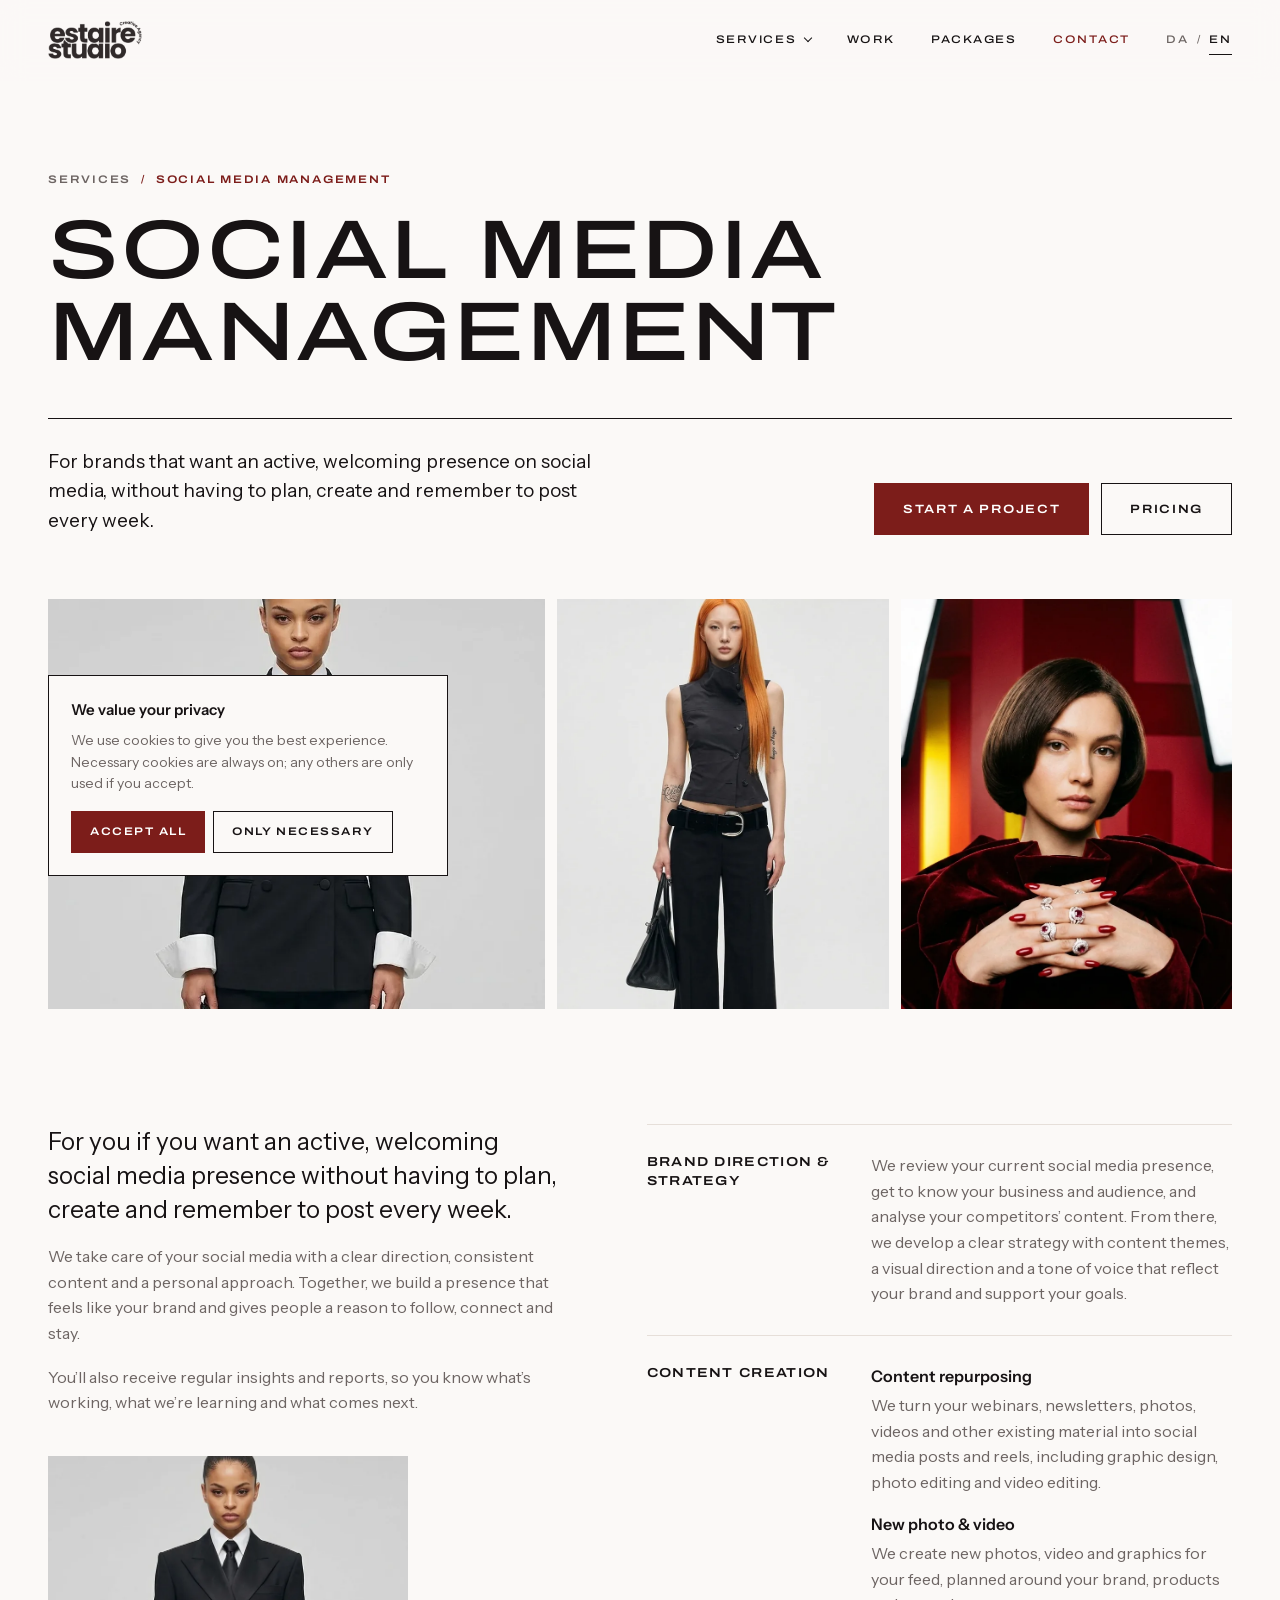
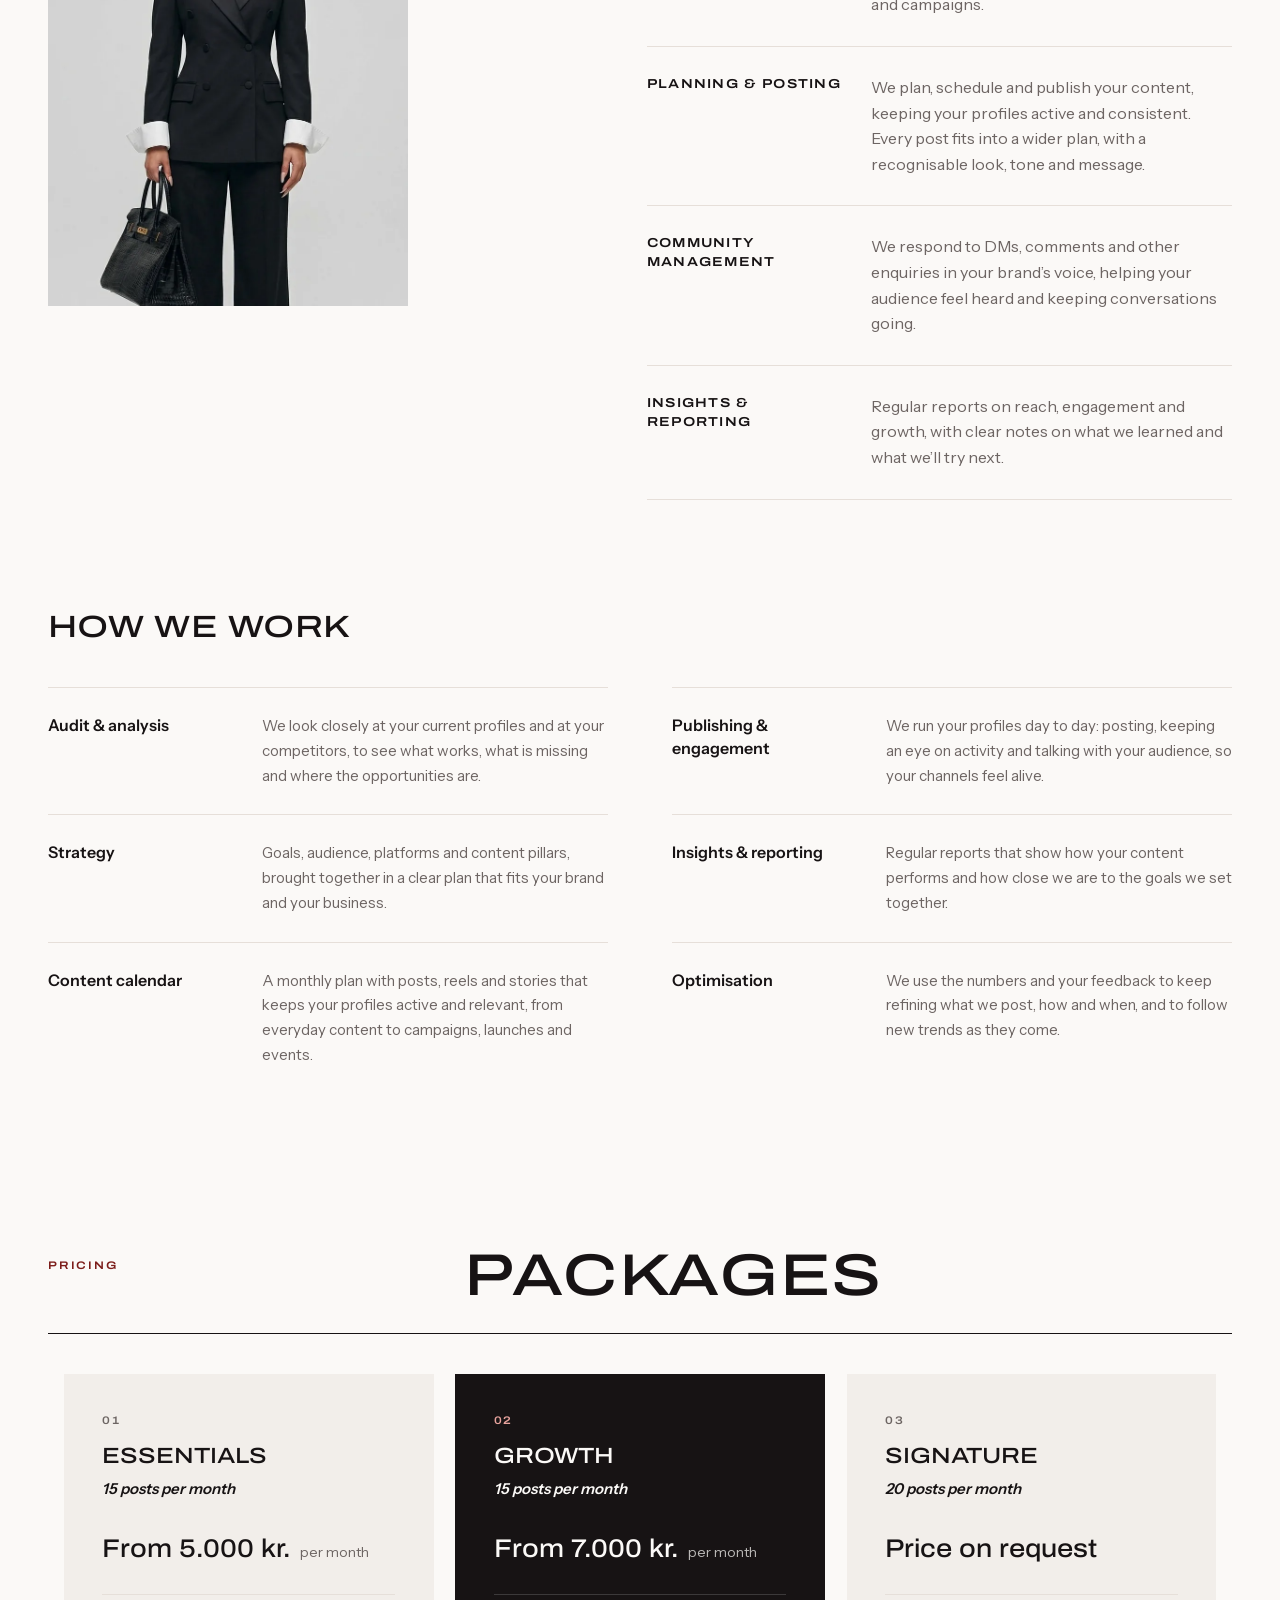
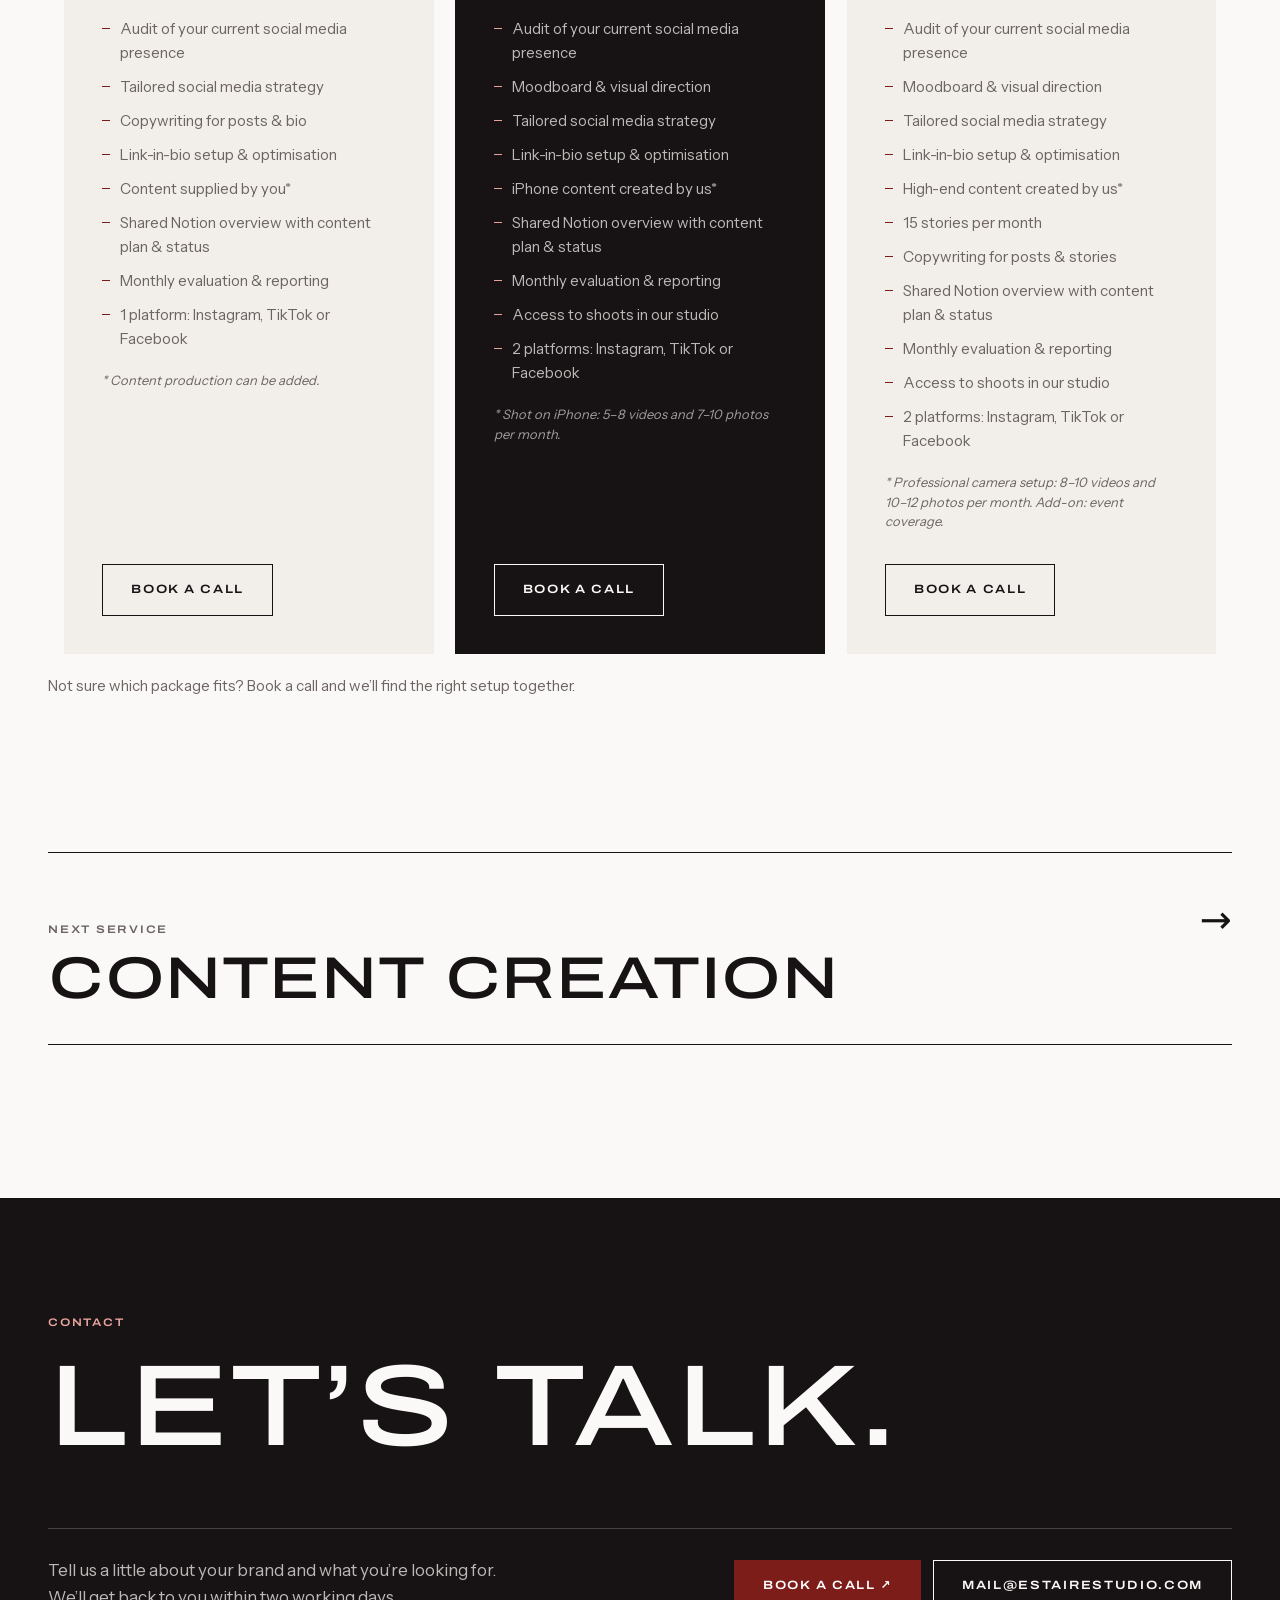
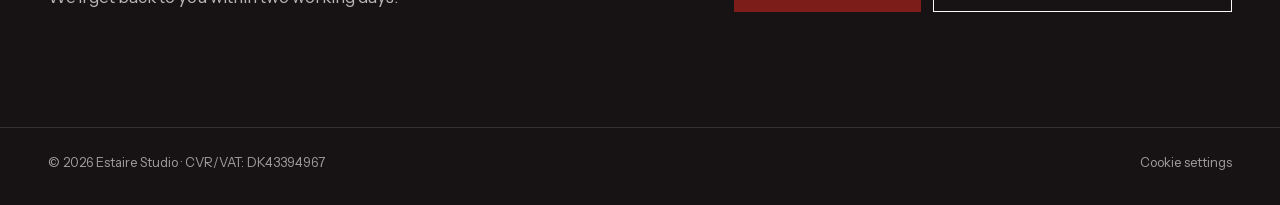
<file: en/social-media-management/index.html>
<!DOCTYPE html>
<html lang="en">
<head>
<meta charset="utf-8">
<meta name="viewport" content="width=device-width, initial-scale=1">
<title>Social media management | Estaire Studio</title>
<meta name="description" content="Social media management by Estaire Studio: strategy, content planning, publishing, community management and reporting, handled for you.">
<link rel="icon" href="/assets/estaire-logo.png">
<link rel="preload" href="/assets/fonts/archivo-latin-wdth-normal.woff2" as="font" type="font/woff2" crossorigin>
<link rel="preload" href="/assets/fonts/instrument-sans-400-latin.woff2" as="font" type="font/woff2" crossorigin>
<link rel="alternate" hreflang="da" href="https://www.estairestudio.com/social-media-management/">
<link rel="alternate" hreflang="en" href="https://www.estairestudio.com/en/social-media-management/">
<link rel="alternate" hreflang="x-default" href="https://www.estairestudio.com/social-media-management/">
<link rel="stylesheet" href="/assets/site.css">
</head>
<body>

<!-- ============ Header ============ -->
<header class="header" id="top">
  <nav class="wrap nav" aria-label="Main">
    <a href="/en/" class="nav-logo" aria-label="Estaire Studio, home"><img src="/assets/estaire-logo-full.png" alt="Estaire Studio" width="1110" height="450"></a>
    <div class="nav-links" id="nav-links">
      <div class="dropdown">
        <button class="dropdown-btn" type="button" aria-expanded="false" aria-controls="services-menu">Services</button>
        <div class="dropdown-menu" id="services-menu">
          <a href="/en/social-media-management/" aria-current="page">Social media management <span>Strategy to publishing</span></a>
          <a href="/en/content-creation/">Content creation <span>Photo, video &amp; graphics</span></a>
        </div>
      </div>
      <a href="/en/#work">Work</a>
      <a href="/en/social-media-management/#pricing">Packages</a>
      <a href="#contact" class="cta">Contact</a>
      <span class="lang-switch"><a href="/social-media-management/" hreflang="da" lang="da">DA</a><span aria-hidden="true">/</span><a href="/en/social-media-management/" hreflang="en" aria-current="true">EN</a></span>
    </div>
    <button class="menu-btn" type="button" aria-expanded="false" aria-controls="nav-links" aria-label="Open menu"><span></span></button>
  </nav>
</header>

<main>

<!-- ============ Sidehoved ============ -->
<section class="page-hero">
  <div class="wrap">
    <p class="label red reveal"><a href="/en/#services">Services</a> <span aria-hidden="true">/</span> Social media management</p>
    <h1 class="display reveal">Social media<br>management</h1>
    <div class="page-intro reveal">
      <p>For brands that want an active, welcoming presence on social media, without having to plan, create and remember to post every week.</p>
      <div class="actions">
        <a class="btn solid" href="#contact">Start a project</a>
        <a class="btn" href="#pricing">Pricing</a>
      </div>
    </div>
    <div class="page-strip reveal">
      <figure><img src="/assets/img/sort-jakkesaet.webp" alt="Model in a black suit" fetchpriority="high" style="object-position:50% 15%"></figure>
      <figure><img src="/assets/img/orange-haar.webp" alt="Model with long orange hair" loading="lazy" style="object-position:50% 12%"></figure>
      <figure><img src="/assets/img/rod-floejl.webp" alt="Portrait in red velvet" loading="lazy" style="object-position:50% 35%"></figure>
    </div>
  </div>
</section>

<!-- ============ Indhold ============ -->
<section class="page-body">
  <div class="wrap">
    <div class="smm">
      <div class="smm-left reveal">
        <p class="lead">For you if you want an active, welcoming social media presence without having to plan, create and remember to post every week.</p>
        <p>We take care of your social media with a clear direction, consistent content and a personal approach. Together, we build a presence that feels like your brand and gives people a reason to follow, connect and stay.</p>
        <p>You’ll also receive regular insights and reports, so you know what’s working, what we’re learning and what comes next.</p>
        <figure><img src="/assets/img/sort-jakkesaet.webp" alt="Model in a black suit" loading="lazy" style="object-position:50% 15%"></figure>
      </div>
      <dl class="def reveal">
        <div>
          <dt>Brand direction &amp; strategy</dt>
          <dd>We review your current social media presence, get to know your business and audience, and analyse your competitors’ content. From there, we develop a clear strategy with content themes, a visual direction and a tone of voice that reflect your brand and support your goals.</dd>
        </div>
        <div>
          <dt>Content creation</dt>
          <dd>
            <p><strong>Content repurposing</strong>We turn your webinars, newsletters, photos, videos and other existing material into social media posts and reels, including graphic design, photo editing and video editing.</p>
            <p><strong>New photo &amp; video</strong>We create new photos, video and graphics for your feed, planned around your brand, products and campaigns.</p>
          </dd>
        </div>
        <div>
          <dt>Planning &amp; posting</dt>
          <dd>We plan, schedule and publish your content, keeping your profiles active and consistent. Every post fits into a wider plan, with a recognisable look, tone and message.</dd>
        </div>
        <div>
          <dt>Community management</dt>
          <dd>We respond to DMs, comments and other enquiries in your brand’s voice, helping your audience feel heard and keeping conversations going.</dd>
        </div>
        <div>
          <dt>Insights &amp; reporting</dt>
          <dd>Regular reports on reach, engagement and growth, with clear notes on what we learned and what we’ll try next.</dd>
        </div>
      </dl>
    </div>
    <div class="phases-wrap reveal">
      <h3 class="phases-title">How we work</h3>
      <div class="phases">
        <div class="phase"><h4>Audit &amp; analysis</h4><p>We look closely at your current profiles and at your competitors, to see what works, what is missing and where the opportunities are.</p></div>
        <div class="phase"><h4>Strategy</h4><p>Goals, audience, platforms and content pillars, brought together in a clear plan that fits your brand and your business.</p></div>
        <div class="phase"><h4>Content calendar</h4><p>A monthly plan with posts, reels and stories that keeps your profiles active and relevant, from everyday content to campaigns, launches and events.</p></div>
        <div class="phase"><h4>Publishing &amp; engagement</h4><p>We run your profiles day to day: posting, keeping an eye on activity and talking with your audience, so your channels feel alive.</p></div>
        <div class="phase"><h4>Insights &amp; reporting</h4><p>Regular reports that show how your content performs and how close we are to the goals we set together.</p></div>
        <div class="phase"><h4>Optimisation</h4><p>We use the numbers and your feedback to keep refining what we post, how and when, and to follow new trends as they come.</p></div>
      </div>
    </div>
  </div>
</section>

<!-- ============ Pris ============ -->
<section class="section" id="pricing">
  <div class="wrap">
    <div class="section-head reveal">
      <p class="label red">Pricing</p>
      <h2 class="display">Packages</h2>
    </div>
    <div class="packages three">
      <article class="pkg reveal">
        <p class="label">01</p>
        <h3>Essentials</h3>
        <p class="posts">15 posts per month</p>
        <div class="price"><strong>From 5.000 kr.</strong><span>per month</span></div>
        <ul><li>Audit of your current social media presence</li><li>Tailored social media strategy</li><li>Copywriting for posts &amp; bio</li><li>Link-in-bio setup &amp; optimisation</li><li>Content supplied by you*</li><li>Shared Notion overview with content plan &amp; status</li><li>Monthly evaluation &amp; reporting</li><li>1 platform: Instagram, TikTok or Facebook</li></ul>
        <p class="fine">* Content production can be added.</p>
        <div class="spacer"></div>
        <a class="btn" href="#contact">Book a call</a>
      </article>
      <article class="pkg featured reveal">
        <p class="label">02</p>
        <h3>Growth</h3>
        <p class="posts">15 posts per month</p>
        <div class="price"><strong>From 7.000 kr.</strong><span>per month</span></div>
        <ul><li>Audit of your current social media presence</li><li>Moodboard &amp; visual direction</li><li>Tailored social media strategy</li><li>Link-in-bio setup &amp; optimisation</li><li>iPhone content created by us*</li><li>Shared Notion overview with content plan &amp; status</li><li>Monthly evaluation &amp; reporting</li><li>Access to shoots in our studio</li><li>2 platforms: Instagram, TikTok or Facebook</li></ul>
        <p class="fine">* Shot on iPhone: 5–8 videos and 7–10 photos per month.</p>
        <div class="spacer"></div>
        <a class="btn" href="#contact">Book a call</a>
      </article>
      <article class="pkg reveal">
        <p class="label">03</p>
        <h3>Signature</h3>
        <p class="posts">20 posts per month</p>
        <div class="price"><strong>Price on request</strong></div>
        <ul><li>Audit of your current social media presence</li><li>Moodboard &amp; visual direction</li><li>Tailored social media strategy</li><li>Link-in-bio setup &amp; optimisation</li><li>High-end content created by us*</li><li>15 stories per month</li><li>Copywriting for posts &amp; stories</li><li>Shared Notion overview with content plan &amp; status</li><li>Monthly evaluation &amp; reporting</li><li>Access to shoots in our studio</li><li>2 platforms: Instagram, TikTok or Facebook</li></ul>
        <p class="fine">* Professional camera setup: 8–10 videos and 10–12 photos per month. Add-on: event coverage.</p>
        <div class="spacer"></div>
        <a class="btn" href="#contact">Book a call</a>
      </article>
    </div>
    <p class="pk-note reveal">Not sure which package fits? Book a call and we’ll find the right setup together.</p>
    <div class="next-service reveal">
      <a href="/en/content-creation/"><span><span class="label muted small">Next service</span><h2 class="display">Content creation</h2></span><span class="arrow" aria-hidden="true">→</span></a>
    </div>
  </div>
</section>

<!-- ============ Contact ============ -->
<section class="contact" id="contact">
  <div class="wrap">
    <p class="label reveal">Contact</p>
    <h2 class="display reveal">Let’s talk.</h2>
    <div class="contact-row reveal">
      <p>Tell us a little about your brand and what you’re looking for. We’ll get back to you within two working days.</p>
      <div class="actions">
        <a class="btn solid" href="https://calendly.com/mail-estairestudio/30min" target="_blank" rel="noopener">Book a call ↗</a>
        <a class="btn" href="mailto:mail@estairestudio.com">mail@estairestudio.com</a>
      </div>
    </div>
  </div>
</section>

</main>

<footer class="footer">
  <div class="wrap">
    <span>© <span id="year">2026</span> Estaire Studio · CVR/VAT: DK43394967</span>
    <span><button type="button" id="cookie-settings">Cookie settings</button></span>
  </div>
</footer>

<!-- ============ Cookie-banner ============ -->
<div class="cookie" id="cookie" role="dialog" aria-labelledby="cookie-title" aria-describedby="cookie-text" hidden>
  <h2 id="cookie-title">We value your privacy</h2>
  <p id="cookie-text">We use cookies to give you the best experience. Necessary cookies are always on; any others are only used if you accept.</p>
  <div class="row">
    <button class="btn solid" type="button" data-consent="all">Accept all</button>
    <button class="btn" type="button" data-consent="necessary">Only necessary</button>
  </div>
</div>

<script src="/assets/site.js"></script>
</body>
</html>
</file>
<file: assets/site.css>
/* ---------- Fonts ---------- */
@font-face{font-family:"Archivo";font-style:normal;font-weight:100 900;font-stretch:62% 125%;font-display:swap;src:url(/assets/fonts/archivo-latin-wdth-normal.woff2) format("woff2");unicode-range:U+0000-00FF,U+0131,U+0152-0153,U+02BB-02BC,U+02C6,U+02DA,U+02DC,U+2000-206F,U+20AC,U+2122,U+2191,U+2193,U+2212,U+2215,U+FEFF,U+FFFD}
@font-face{font-family:"Archivo";font-style:normal;font-weight:100 900;font-stretch:62% 125%;font-display:swap;src:url(/assets/fonts/archivo-latin-ext-wdth-normal.woff2) format("woff2");unicode-range:U+0100-02AF,U+0304,U+0308,U+0329,U+1E00-1E9F,U+1EF2-1EFF,U+2020,U+20A0-20AB,U+20AD-20C0,U+2113,U+2C60-2C7F,U+A720-A7FF}
@font-face{font-family:"Instrument Sans";font-style:normal;font-weight:400;font-display:swap;src:url(/assets/fonts/instrument-sans-400-latin.woff2) format("woff2")}
@font-face{font-family:"Instrument Sans";font-style:normal;font-weight:500;font-display:swap;src:url(/assets/fonts/instrument-sans-500-latin.woff2) format("woff2")}
@font-face{font-family:"Instrument Sans";font-style:normal;font-weight:600;font-display:swap;src:url(/assets/fonts/instrument-sans-600-latin.woff2) format("woff2")}

/* ---------- Tokens ---------- */
:root{
  --paper:#fbf9f7;
  --stone:#f2eeea;
  --ink:#171314;
  --muted:#6d6563;
  --line:#e6dfd9;
  --red:#7c1d1a;
  --red-dark:#5e1513;
  --wrap:1280px;
  --pad:clamp(20px,4vw,48px);
  --ease:cubic-bezier(.25,1,.5,1);
  --wide:"Archivo",ui-sans-serif,system-ui,sans-serif;
}

/* ---------- Base ---------- */
*,*::before,*::after{box-sizing:border-box}
html{scroll-behavior:smooth;-webkit-text-size-adjust:100%}
body{margin:0;background:var(--paper);color:var(--ink);font-family:"Instrument Sans",ui-sans-serif,system-ui,sans-serif;font-size:16px;line-height:1.6;-webkit-font-smoothing:antialiased;overflow-x:hidden}
img,video{display:block;max-width:100%}
a{color:inherit;text-decoration:none}
h1,h2,h3,h4,p,ul,ol,dl,dd,figure{margin:0}
ul,ol{padding:0;list-style:none}
button{font:inherit;color:inherit;background:none;border:0;padding:0;cursor:pointer}
:focus-visible{outline:2px solid var(--red);outline-offset:3px;border-radius:4px}
.wrap{max-width:var(--wrap);margin:0 auto;padding:0 var(--pad)}
.label{font-family:var(--wide);font-stretch:118%;font-weight:600;font-size:11px;letter-spacing:.16em;text-transform:uppercase}
.label.red{color:var(--red)}
.display{font-family:var(--wide);font-stretch:125%;font-weight:500;text-transform:uppercase;letter-spacing:.01em;line-height:.98}
.muted{color:var(--muted)}
.link{display:inline-flex;align-items:center;gap:10px;font-family:var(--wide);font-stretch:118%;font-weight:600;font-size:12px;letter-spacing:.14em;text-transform:uppercase;padding-bottom:6px;border-bottom:1px solid currentColor;transition:color .25s,gap .3s var(--ease)}
.link:hover{color:var(--red);gap:16px}
.btn{display:inline-flex;align-items:center;justify-content:center;gap:10px;height:52px;padding:0 28px;border:1px solid var(--ink);font-family:var(--wide);font-stretch:118%;font-weight:600;font-size:12px;letter-spacing:.14em;text-transform:uppercase;transition:background .25s,color .25s,border-color .25s}
.btn:hover{background:var(--ink);color:var(--paper)}
.btn.solid{background:var(--red);border-color:var(--red);color:#fff}
.btn.solid:hover{background:var(--red-dark);border-color:var(--red-dark)}

/* reveal */
.reveal{opacity:0;transform:translateY(20px);transition:opacity .9s var(--ease),transform .9s var(--ease)}
.reveal.in{opacity:1;transform:none}
@media (prefers-reduced-motion:reduce){html{scroll-behavior:auto}.reveal{opacity:1;transform:none;transition:none}}

/* ---------- Header ---------- */
.header{position:sticky;top:0;z-index:40;background:rgba(251,249,247,.86);backdrop-filter:blur(12px);-webkit-backdrop-filter:blur(12px);border-bottom:1px solid transparent;transition:border-color .3s}
.header.scrolled{border-color:var(--line)}
.nav{display:flex;align-items:center;justify-content:space-between;height:80px}
.nav-logo img{height:38px;width:auto}
.nav-links{display:flex;gap:36px}
.nav-links a{font-family:var(--wide);font-stretch:118%;font-weight:500;font-size:11px;letter-spacing:.16em;text-transform:uppercase;padding:6px 0;border-bottom:1px solid transparent;transition:border-color .25s,color .25s}
.nav-links a:hover{border-color:currentColor}
.nav-links a.cta{color:var(--red)}
.menu-btn{display:none;width:44px;height:44px;align-items:center;justify-content:center}
.menu-btn span,.menu-btn span::before{display:block;width:22px;height:1.5px;background:var(--ink);position:relative;transition:transform .3s var(--ease)}
.menu-btn span::before{content:"";position:absolute;top:7px;left:0}
.menu-open .menu-btn span{transform:translateY(3.5px) rotate(45deg)}
.menu-open .menu-btn span::before{transform:translateY(-7px) rotate(-90deg)}
@media (max-width:860px){
  .nav{height:68px}.nav-logo img{height:32px}
  .menu-btn{display:inline-flex}
  .nav-links{position:fixed;inset:68px 0 auto 0;flex-direction:column;gap:0;background:var(--paper);border-bottom:1px solid var(--line);padding:8px var(--pad) 24px;max-height:0;overflow:hidden;opacity:0;transition:max-height .45s var(--ease),opacity .3s}
  .menu-open .nav-links{max-height:420px;opacity:1}
  .nav-links a{font-size:14px;padding:16px 0;border-bottom:1px solid var(--line)}
}

/* ---------- Hero ---------- */
.hero{padding:clamp(48px,7vw,96px) 0 0}
.hero-grid{display:grid;grid-template-columns:1fr;gap:clamp(28px,3.5vw,48px)}
.hero h1{font-size:clamp(38px,6.5vw,100px)}
.hero h1 em{font-style:normal;color:var(--red)}
.hero-side{justify-self:end;display:grid;grid-template-columns:minmax(0,28rem) auto;gap:32px;align-items:end}
.hero-side p{font-size:18px;line-height:1.55}
.hero-side .actions{display:flex;flex-wrap:wrap;gap:12px}
.hero-meta{margin-top:clamp(48px,6vw,80px);border-top:1px solid var(--ink);display:grid;grid-template-columns:repeat(4,1fr)}
.hero-meta li{padding:16px 16px 0 0}
.hero-meta li span{display:block;margin-top:4px;font-size:15px;color:var(--muted)}
.hero-strip{margin-top:clamp(40px,5vw,64px);display:grid;grid-template-columns:2fr 1fr 1fr 1.4fr;gap:12px;height:clamp(260px,34vw,480px)}
.hero-strip figure{overflow:hidden;background:var(--stone)}
.hero-strip img{width:100%;height:100%;object-fit:cover;transition:transform 1.2s var(--ease)}
.hero-strip figure:hover img{transform:scale(1.04)}
@media (max-width:860px){
  .hero-side{justify-self:stretch;grid-template-columns:1fr;gap:24px}
  .hero-meta{grid-template-columns:1fr 1fr;row-gap:8px}
  .hero-strip{grid-template-columns:1.4fr 1fr;grid-template-rows:1fr 1fr;height:auto}
  .hero-strip figure{aspect-ratio:3/4}
  .hero-strip figure:first-child{grid-row:span 2;aspect-ratio:auto}
  .hero-strip figure:nth-child(4){display:none}
}

/* ---------- Section frame ---------- */
.section{padding-top:clamp(96px,12vw,168px)}
.section-head{display:grid;grid-template-columns:1fr 2fr;gap:32px;align-items:baseline;padding-bottom:28px;border-bottom:1px solid var(--ink)}
.section-head h2{font-size:clamp(30px,4.6vw,64px)}
.section-head .label{align-self:start;padding-top:10px}
@media (max-width:860px){.section-head{grid-template-columns:1fr;gap:14px}}

/* ---------- Services index ---------- */
.index li a{display:grid;grid-template-columns:72px 1.2fr 1.6fr 40px;gap:24px;align-items:baseline;padding:30px 0;border-bottom:1px solid var(--line);transition:padding .4s var(--ease)}
.index .num{font-family:var(--wide);font-stretch:118%;font-size:12px;letter-spacing:.14em;color:var(--muted)}
.index h3{font-family:var(--wide);font-stretch:118%;font-weight:500;font-size:clamp(20px,2.2vw,28px);text-transform:uppercase;letter-spacing:.01em;line-height:1.15}
.index p{color:var(--muted)}
.index .arrow{justify-self:end;font-size:22px;transition:transform .4s var(--ease),color .3s}
.index li a:hover{padding-left:12px}
.index li a:hover .arrow{transform:translateX(6px);color:var(--red)}
.index li a:hover h3{color:var(--red)}
@media (max-width:860px){
  .index li a{grid-template-columns:44px 1fr 24px;row-gap:8px}
  .index .num{grid-column:1;grid-row:1}
  .index h3{grid-column:2;grid-row:1}
  .index .arrow{grid-column:3;grid-row:1}
  .index p{grid-column:2;grid-row:2}
}

/* ---------- Social media management ---------- */
.smm{display:grid;grid-template-columns:1fr 1.15fr;gap:clamp(40px,7vw,120px);padding-top:56px}
.smm-left{position:sticky;top:120px;align-self:start}
.smm-left .lead{font-size:clamp(20px,1.9vw,26px);line-height:1.4}
.smm-left p+p{margin-top:18px}
.smm-left p:not(.lead){color:var(--muted);font-size:16px;max-width:32rem}
.smm-left figure{margin-top:40px;aspect-ratio:4/5;max-width:360px;overflow:hidden;background:var(--stone)}
.smm-left figure img{width:100%;height:100%;object-fit:cover}
.def{border-top:1px solid var(--line)}
.def>div{display:grid;grid-template-columns:200px 1fr;gap:24px;padding:28px 0;border-bottom:1px solid var(--line)}
.def dt{font-family:var(--wide);font-stretch:118%;font-weight:600;font-size:13px;letter-spacing:.1em;text-transform:uppercase;line-height:1.45}
.def dd{color:var(--muted)}
.def dd strong{display:block;color:var(--ink);font-weight:600;margin-bottom:4px}
.def dd p+p{margin-top:16px}
@media (max-width:960px){.smm{grid-template-columns:1fr}.smm-left{position:static}.smm-left figure{display:none}}
@media (max-width:600px){.def>div{grid-template-columns:1fr;gap:10px}}

/* ---------- Content creation ---------- */
.cc-intro{display:grid;grid-template-columns:1fr 2fr;gap:32px;padding-top:56px}
.cc-intro p{font-size:clamp(19px,1.8vw,24px);line-height:1.45;max-width:46rem}
.cc-cols{margin-top:64px;display:grid;grid-template-columns:repeat(3,1fr);gap:0;border-top:1px solid var(--line)}
.cc-cols>div{padding:28px 24px 0 0;border-right:1px solid var(--line);padding-left:24px}
.cc-cols>div:first-child{padding-left:0}
.cc-cols>div:last-child{border-right:0}
.cc-cols h3{font-family:var(--wide);font-stretch:118%;font-weight:600;font-size:13px;letter-spacing:.1em;text-transform:uppercase;margin-bottom:16px}
.cc-cols li{position:relative;padding:7px 0 7px 18px;color:var(--muted);font-size:15px;line-height:1.45}
.cc-cols li::before{content:"";position:absolute;left:0;top:16px;width:8px;height:1px;background:var(--red)}
@media (max-width:960px){.cc-intro{grid-template-columns:1fr}.cc-cols{grid-template-columns:1fr 1fr;row-gap:32px}.cc-cols>div:nth-child(2){border-right:0}.cc-cols>div:nth-child(3){padding-left:0}}
@media (max-width:560px){.cc-cols{grid-template-columns:1fr}.cc-cols>div{border-right:0;padding-left:0}}

/* ---------- Phases (proces i to kolonner) ---------- */
.phases-wrap{margin-top:clamp(64px,8vw,104px)}
.phases-title{font-family:var(--wide);font-stretch:125%;font-weight:500;font-size:clamp(22px,2.4vw,32px);text-transform:uppercase;letter-spacing:.01em}
.phases{margin-top:36px;display:grid;grid-template-columns:1fr 1fr;grid-template-rows:repeat(3,auto);grid-auto-flow:column;column-gap:clamp(32px,5vw,80px)}
.phase{display:grid;grid-template-columns:190px 1fr;gap:24px;padding:26px 0;border-top:1px solid var(--line)}
.phase h4{font-weight:600;font-size:16px;line-height:1.45}
.phase p{color:var(--muted);font-size:15px;line-height:1.65}
@media (max-width:960px){.phases{grid-template-columns:1fr;grid-template-rows:none;grid-auto-flow:row}}
@media (max-width:560px){.phase{grid-template-columns:1fr;gap:8px}}

/* ---------- Work ---------- */
.work{display:grid;grid-template-columns:1fr 2.2fr;gap:clamp(32px,5vw,72px);padding-top:56px}
.work-side{position:sticky;top:120px;align-self:start}
.work-side p{color:var(--muted);max-width:22rem}
.work-tags{margin-top:28px;display:grid;gap:10px}
.work-tags li{font-family:var(--wide);font-stretch:118%;font-size:12px;letter-spacing:.14em;text-transform:uppercase}
.work-tags li::before{content:"";display:inline-block;width:14px;height:1px;background:var(--red);vertical-align:middle;margin-right:12px}
.work-grid{display:grid;grid-template-columns:1fr 1fr;gap:12px}
.work-grid figure{position:relative;overflow:hidden;background:var(--stone);aspect-ratio:4/5}
.work-grid figure:nth-child(3n+1){aspect-ratio:4/5}
.work-grid figure:nth-child(even){transform:translateY(72px)}
.work-grid{padding-bottom:72px}
.work-grid img{width:100%;height:100%;object-fit:cover;transition:transform 1.2s var(--ease)}
.work-grid figure:hover img{transform:scale(1.04)}
.work-grid figcaption{position:absolute;left:14px;bottom:14px;background:rgba(251,249,247,.92);padding:6px 10px;font-family:var(--wide);font-stretch:118%;font-size:10px;font-weight:600;letter-spacing:.14em;text-transform:uppercase}
@media (max-width:860px){.work{grid-template-columns:1fr}.work-side{position:static}.work-grid figure:nth-child(even){transform:translateY(40px)}.work-grid{padding-bottom:40px}}

/* ---------- Packages ---------- */
.pk-top{padding-top:40px}
.pk-top p{color:var(--muted);max-width:34rem}
.packages{margin-top:32px;display:grid;grid-template-columns:repeat(2,1fr);gap:12px}
.pkg{display:flex;flex-direction:column;background:var(--stone);padding:clamp(24px,2.6vw,36px)}
.pkg.featured{background:var(--ink);color:var(--paper)}
.pkg .label{color:var(--muted)}
.pkg.featured .label{color:#e7a39d}
.pkg h3{margin-top:14px;font-family:var(--wide);font-stretch:118%;font-weight:500;font-size:22px;text-transform:uppercase;line-height:1.15}
.pkg .price{margin-top:28px;display:flex;align-items:baseline;flex-wrap:wrap;gap:4px 10px;padding-bottom:24px;border-bottom:1px solid var(--line)}
.pkg.featured .price{border-color:rgba(255,255,255,.16)}
.pkg .price strong{font-family:var(--wide);font-stretch:112%;font-weight:500;font-size:clamp(28px,2.6vw,36px);white-space:nowrap}
.pkg .price span{font-size:14px;color:var(--muted)}
.pkg.featured .price span,.pkg.featured li{color:rgba(251,249,247,.72)}
.pkg ul{margin-top:22px;display:grid;gap:10px;font-size:15px}
.pkg li{position:relative;padding-left:18px;color:var(--muted)}
.pkg li::before{content:"";position:absolute;left:0;top:11px;width:8px;height:1px;background:var(--red)}
.pkg.featured li::before{background:#e7a39d}
.pkg .btn{margin-top:auto;align-self:flex-start}
.pkg .spacer{flex:1;min-height:32px}
.pkg.featured .btn{border-color:var(--paper)}
.pkg.featured .btn:hover{background:var(--paper);color:var(--ink)}
@media (max-width:960px){.packages{grid-template-columns:1fr;max-width:560px}}

/* ---------- Process ---------- */
.steps{display:grid;grid-template-columns:repeat(4,1fr);padding-top:0}
.steps li{padding:28px 24px 0 0;border-right:1px solid var(--line);padding-left:24px}
.steps li:first-child{padding-left:0}
.steps li:last-child{border-right:0}
.steps .num{font-family:var(--wide);font-stretch:125%;font-weight:500;font-size:44px;line-height:1;color:var(--red)}
.steps h3{margin-top:22px;font-family:var(--wide);font-stretch:118%;font-weight:600;font-size:13px;letter-spacing:.1em;text-transform:uppercase}
.steps p{margin-top:10px;color:var(--muted);font-size:15px}
@media (max-width:860px){.steps{grid-template-columns:1fr 1fr;row-gap:36px}.steps li:nth-child(2){border-right:0}.steps li:nth-child(3){padding-left:0}}
@media (max-width:520px){.steps{grid-template-columns:1fr}.steps li{border-right:0;padding-left:0}}

/* ---------- Contact ---------- */
.contact{margin-top:clamp(96px,12vw,168px);background:var(--ink);color:var(--paper);padding:clamp(72px,9vw,128px) 0}
.contact .label{color:#e7a39d}
.contact h2{margin-top:20px;font-size:clamp(44px,9vw,140px)}
.contact-row{margin-top:clamp(40px,5vw,64px);display:flex;justify-content:space-between;align-items:flex-end;gap:32px;flex-wrap:wrap;padding-top:28px;border-top:1px solid rgba(251,249,247,.2)}
.contact-row p{max-width:30rem;color:rgba(251,249,247,.72);font-size:17px}
.contact .actions{display:flex;flex-wrap:wrap;gap:12px}
.contact .btn{border-color:var(--paper)}
.contact .btn:hover{background:var(--paper);color:var(--ink)}
.contact .btn.solid{border-color:var(--red)}
.contact .btn.solid:hover{background:var(--red-dark);border-color:var(--red-dark);color:#fff}

/* ---------- Footer ---------- */
.footer{background:var(--ink);color:rgba(251,249,247,.6);font-size:13px}
.footer .wrap{display:flex;justify-content:space-between;gap:16px;flex-wrap:wrap;padding-top:24px;padding-bottom:32px;border-top:1px solid rgba(251,249,247,.12)}
.footer a:hover,.footer button:hover{color:var(--paper)}

/* ---------- Cookie ---------- */
.cookie{position:fixed;left:var(--pad);bottom:24px;z-index:60;max-width:400px;background:var(--paper);border:1px solid var(--ink);padding:22px;opacity:0;transform:translateY(16px);transition:opacity .4s var(--ease),transform .4s var(--ease);pointer-events:none}
.cookie.show{opacity:1;transform:none;pointer-events:auto}
.cookie h2{font-size:15px;font-weight:600}
.cookie p{margin-top:8px;color:var(--muted);font-size:14px;line-height:1.55}
.cookie .row{margin-top:16px;display:flex;flex-wrap:wrap;gap:8px}
.cookie .btn{height:42px;padding:0 18px;font-size:11px}
@media (max-width:520px){.cookie{left:12px;right:12px;bottom:12px;max-width:none}.cookie .btn{flex:1}}

/* ---------- Services-dropdown ---------- */
.dropdown{position:relative}
.dropdown-btn{display:inline-flex;align-items:center;gap:8px;font-family:var(--wide);font-stretch:118%;font-weight:500;font-size:11px;letter-spacing:.16em;text-transform:uppercase;padding:6px 0;border-bottom:1px solid transparent}
.dropdown-btn::after{content:"";width:6px;height:6px;border-right:1.5px solid currentColor;border-bottom:1.5px solid currentColor;transform:translateY(-2px) rotate(45deg);transition:transform .3s var(--ease)}
.dropdown.open .dropdown-btn::after{transform:translateY(1px) rotate(225deg)}
.dropdown-menu{position:absolute;top:calc(100% + 18px);left:-22px;min-width:280px;background:var(--paper);border:1px solid var(--ink);padding:8px 0;opacity:0;visibility:hidden;transform:translateY(8px);transition:opacity .25s,transform .3s var(--ease),visibility .25s}
.dropdown-menu::before{content:"";position:absolute;left:0;right:0;top:-20px;height:20px}
.dropdown.open .dropdown-menu{opacity:1;visibility:visible;transform:none}
@media (hover:hover) and (min-width:861px){.dropdown:hover .dropdown-menu{opacity:1;visibility:visible;transform:none}.dropdown:hover .dropdown-btn::after{transform:translateY(1px) rotate(225deg)}}
.nav-links .dropdown-menu a{display:flex;justify-content:space-between;align-items:center;gap:16px;padding:14px 22px;border:0;font-size:11px}
.nav-links .dropdown-menu a+a{border-top:1px solid var(--line)}
.nav-links .dropdown-menu a span{font-family:"Instrument Sans",sans-serif;font-size:13px;letter-spacing:0;text-transform:none;color:var(--muted);font-stretch:100%}
.nav-links .dropdown-menu a:hover{color:var(--red)}
.nav-links a[aria-current="page"]{color:var(--red)}
@media (max-width:860px){
  .menu-open .nav-links{max-height:600px}
  .dropdown-btn{width:100%;justify-content:space-between;font-size:14px;padding:16px 0;border-bottom:1px solid var(--line)}
  .dropdown-btn::after{display:none}
  .dropdown-menu{position:static;min-width:0;border:0;padding:0;opacity:1;visibility:visible;transform:none}
  .dropdown-menu::before{display:none}
  .nav-links .dropdown-menu a{padding:14px 0 14px 18px;border-bottom:1px solid var(--line);font-size:13px}
  .nav-links .dropdown-menu a+a{border-top:0}
  .nav-links .dropdown-menu a span{display:none}
}

/* ---------- Undersider ---------- */
.page-hero{padding:clamp(48px,7vw,96px) 0 0}
.page-hero .label{display:flex;gap:10px;align-items:center}
.page-hero .label a{color:var(--muted)}
.page-hero .label a:hover{color:var(--ink)}
.page-hero h1{margin-top:22px;font-size:clamp(38px,6.5vw,100px)}
.page-intro{margin-top:clamp(28px,3.5vw,48px);display:grid;grid-template-columns:minmax(0,34rem) auto;justify-content:space-between;gap:32px;align-items:end;padding-top:28px;border-top:1px solid var(--ink)}
.page-intro p{font-size:19px;line-height:1.55}
.page-intro .actions{display:flex;flex-wrap:wrap;gap:12px}
.page-strip{margin-top:clamp(40px,5vw,64px);display:grid;grid-template-columns:1.5fr 1fr 1fr;gap:12px;height:clamp(240px,32vw,460px)}
.page-strip figure{overflow:hidden;background:var(--stone)}
.page-strip img{width:100%;height:100%;object-fit:cover}
.page-body{padding-top:clamp(72px,9vw,128px)}
.page-body .smm,.page-body .cc-intro{padding-top:0}
.packages.single{grid-template-columns:1fr;max-width:620px}
.pk-note{margin-top:20px;color:var(--muted);font-size:15px;max-width:620px}
.next-service{margin-top:clamp(96px,12vw,168px)}
.next-service a{display:flex;justify-content:space-between;align-items:baseline;gap:24px;padding:36px 0;border-top:1px solid var(--ink);border-bottom:1px solid var(--ink)}
.next-service .small{display:block;margin-bottom:12px}
.next-service h2{font-size:clamp(28px,4.6vw,64px);transition:color .3s}
.next-service .arrow{font-size:clamp(24px,3vw,40px);transition:transform .4s var(--ease)}
.next-service a:hover h2{color:var(--red)}
.next-service a:hover .arrow{transform:translateX(10px)}
@media (max-width:860px){
  .page-intro{grid-template-columns:1fr}
  .page-strip{grid-template-columns:1fr 1fr;height:auto}
  .page-strip figure{aspect-ratio:3/4}
  .page-strip figure:first-child{grid-column:span 2;aspect-ratio:4/3}
}

/* ---------- Tre pakker (SMM) ---------- */
.packages.three{grid-template-columns:repeat(3,1fr);margin-top:40px}
.pkg .posts{margin-top:8px;font-weight:600;font-style:italic;font-size:15px}
.pkg .fine{margin-top:20px;font-size:13px;font-style:italic;color:var(--muted);line-height:1.5}
.pkg.featured .fine{color:rgba(251,249,247,.6)}
@media (max-width:1100px){.packages.three{gap:10px}.packages.three .pkg{padding:22px}.packages.three .pkg ul{font-size:14px}}
@media (max-width:960px){.packages.three{grid-template-columns:1fr;max-width:620px}.packages.three .pkg{padding:28px}.packages.three .pkg ul{font-size:15px}}
.packages.three .price strong{font-size:clamp(24px,2vw,30px)}
/* Pakkerne (SMM) er bredere end resten af siden, med luft ud til kanten og imellem */
.packages.three{width:100vw;max-width:none;margin-left:calc(50% - 50vw);padding:0 5vw;gap:clamp(16px,1.7vw,28px)}
.packages.three .pkg{padding:clamp(28px,3vw,56px)}
@media (max-width:960px){.packages.three{max-width:none;padding:0 var(--pad);gap:16px}}

/* ---------- Content creation: custom pris ---------- */
.custom{padding-top:40px}
.custom .lead{font-size:clamp(19px,1.8vw,24px);line-height:1.45;max-width:46rem}
.custom-grid{margin-top:48px;display:grid;grid-template-columns:repeat(3,1fr);border-top:1px solid var(--line)}
.custom-grid>div{padding:28px 24px 0;border-right:1px solid var(--line)}
.custom-grid>div:first-child{padding-left:0}
.custom-grid>div:last-child{border-right:0}
.custom-grid h3{font-family:var(--wide);font-stretch:118%;font-weight:600;font-size:13px;letter-spacing:.1em;text-transform:uppercase}
.custom-grid p{margin-top:12px;color:var(--muted);font-size:15px}
.custom .actions{margin-top:44px;display:flex;flex-wrap:wrap;gap:12px}
@media (max-width:860px){.custom-grid{grid-template-columns:1fr}.custom-grid>div{padding:24px 0;border-right:0;border-bottom:1px solid var(--line)}}

/* ---------- Sprogknap (EN / DA) ---------- */
.lang-switch{display:inline-flex;align-items:center;gap:8px;font-family:var(--wide);font-stretch:118%;font-weight:500;font-size:11px;letter-spacing:.16em;color:var(--muted)}
.nav-links .lang-switch a{padding:6px 0;border-bottom:1px solid transparent;color:var(--muted)}
.nav-links .lang-switch a:hover{color:var(--ink)}
.nav-links .lang-switch a[aria-current]{color:var(--ink);border-bottom-color:currentColor}
@media (max-width:860px){.lang-switch{padding:18px 0 4px;font-size:13px;gap:12px}.nav-links .lang-switch a{border-bottom:1px solid transparent;padding:4px 0;font-size:13px}}

/* Knap under "What we do" paa forsiden */
.index-cta{margin-top:40px}
</file>
